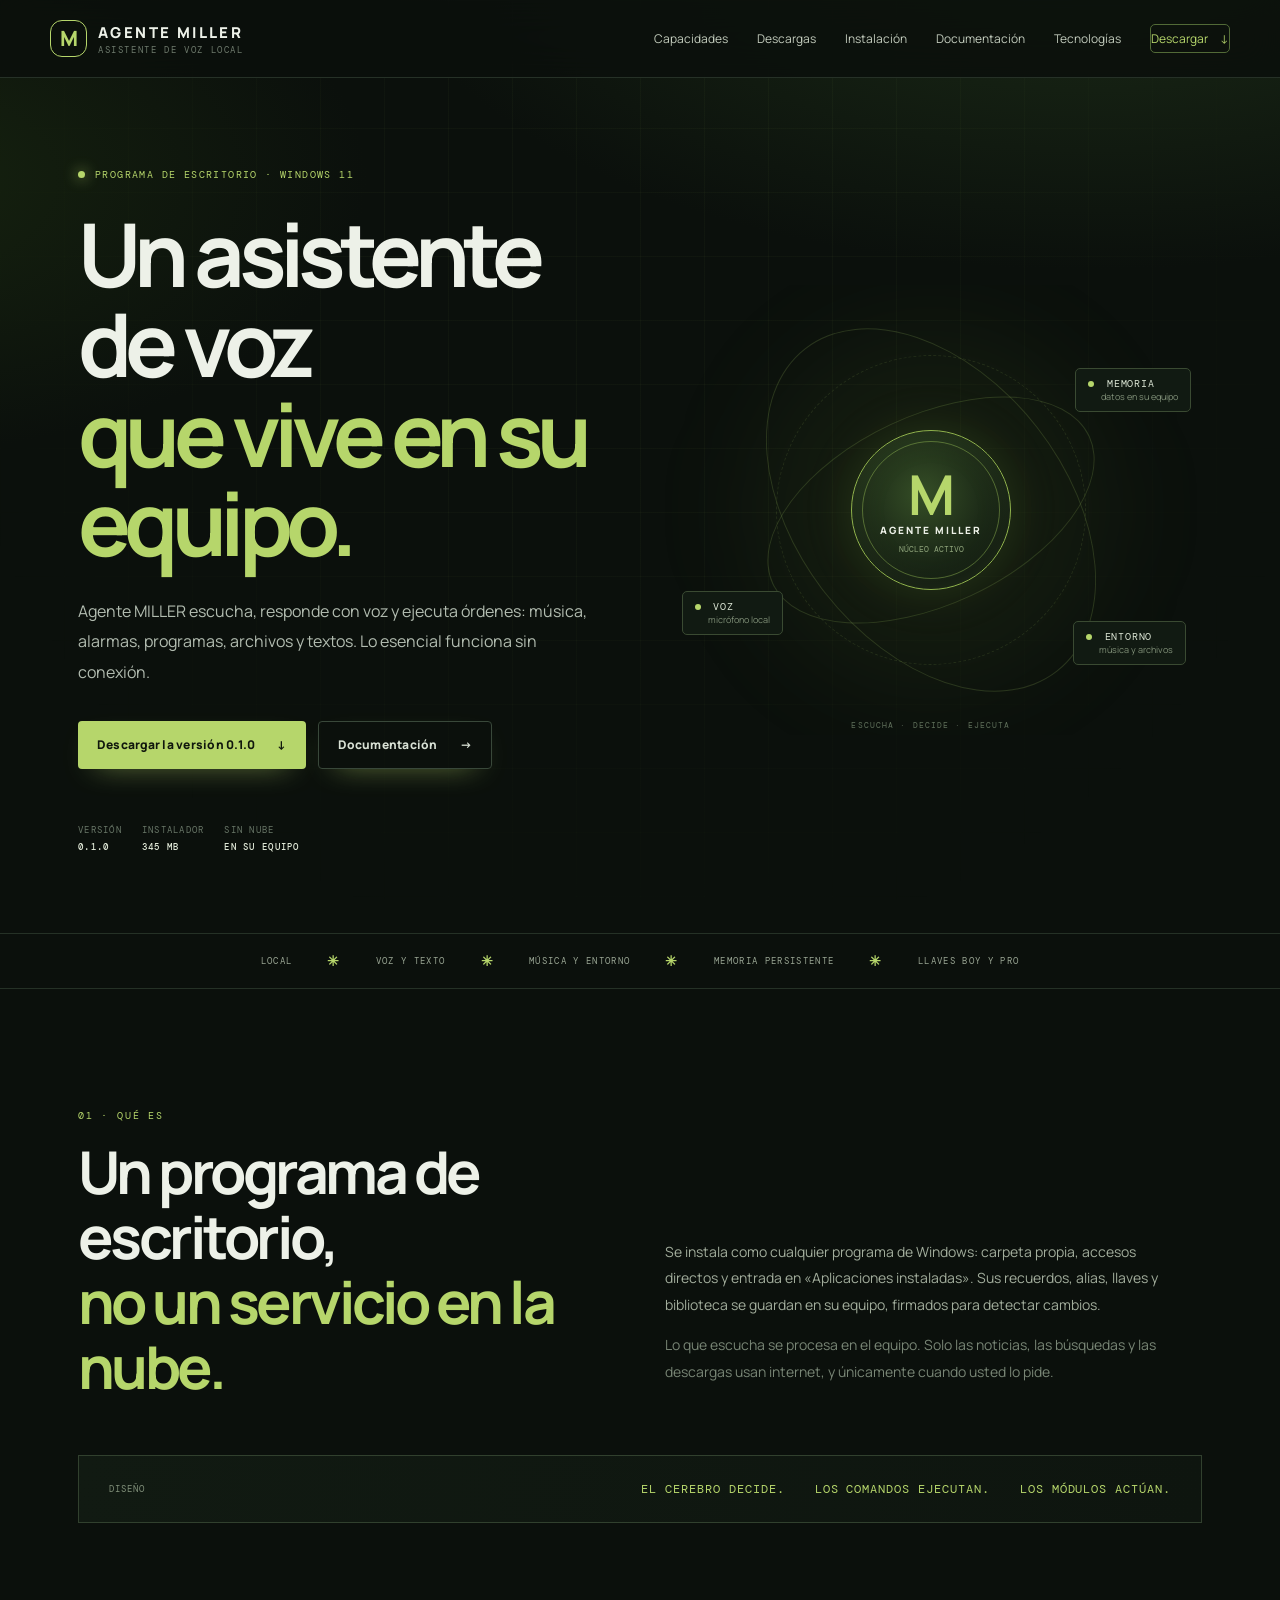
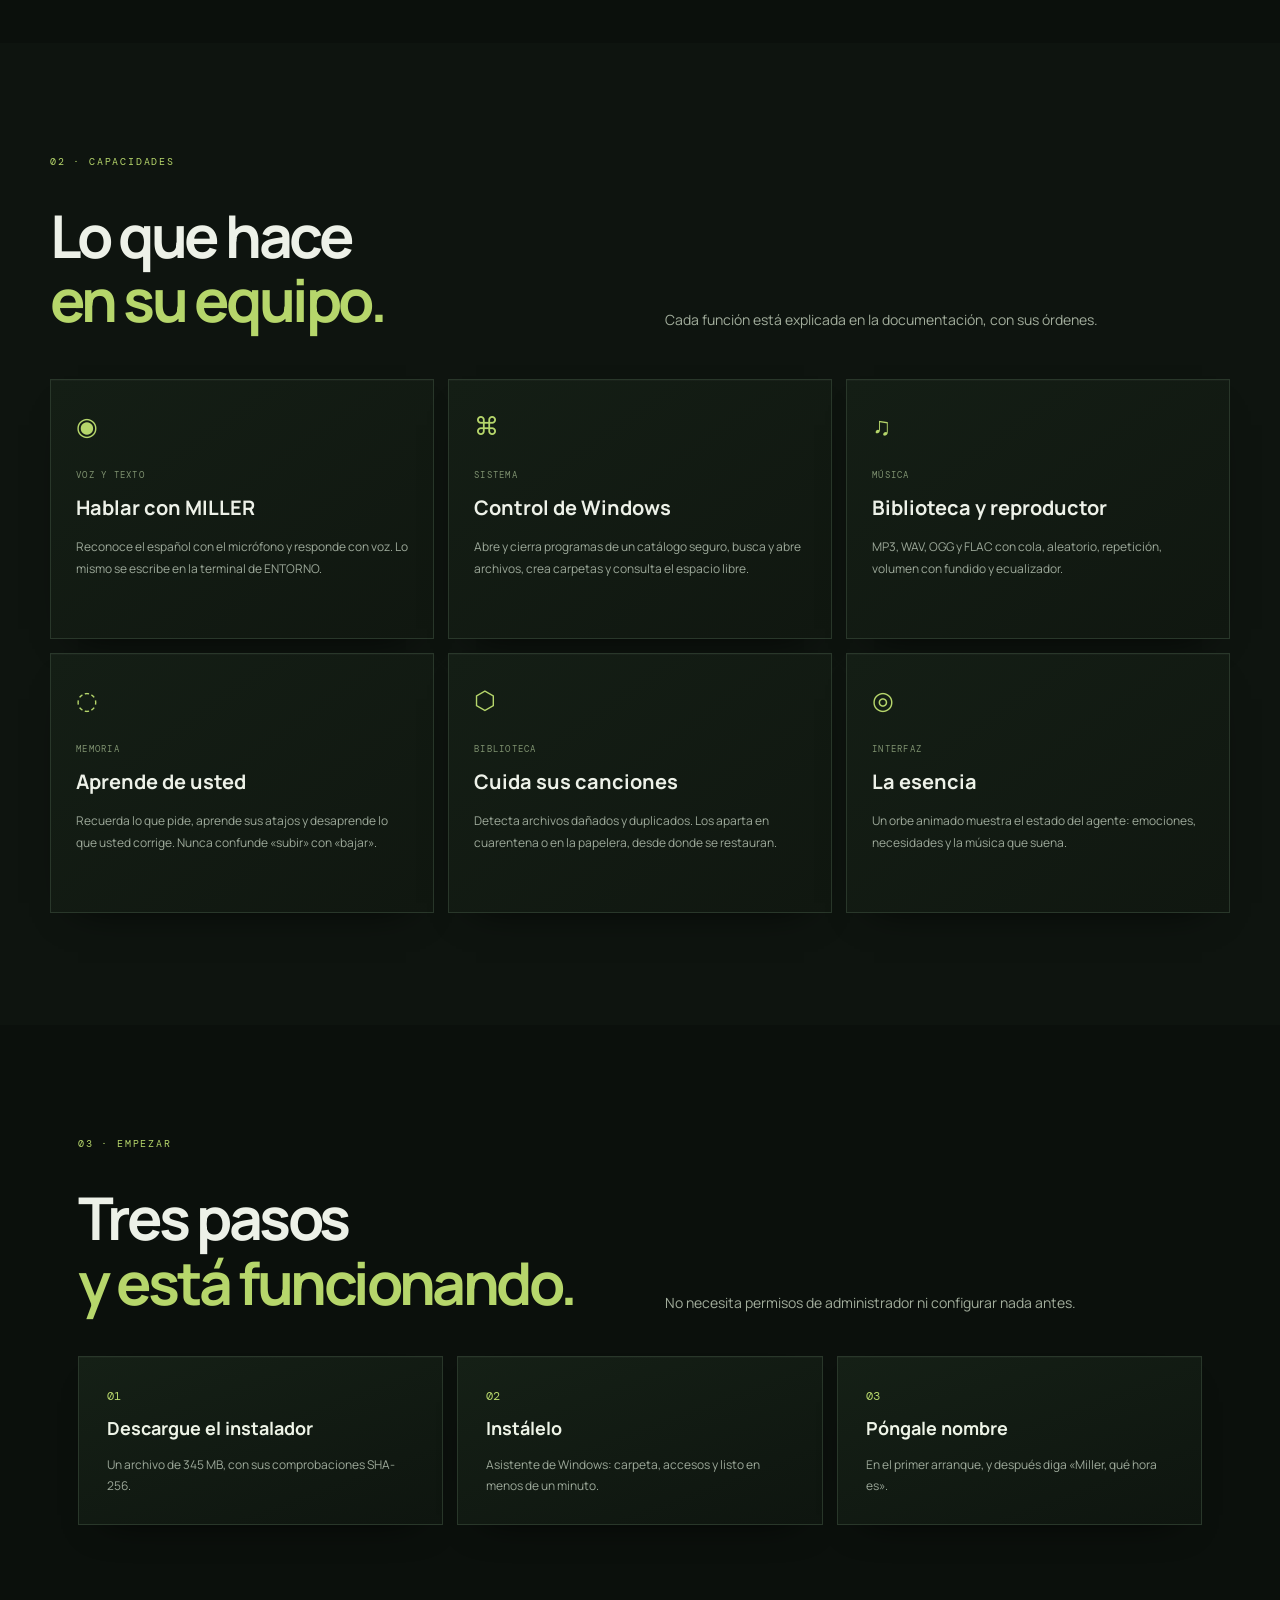
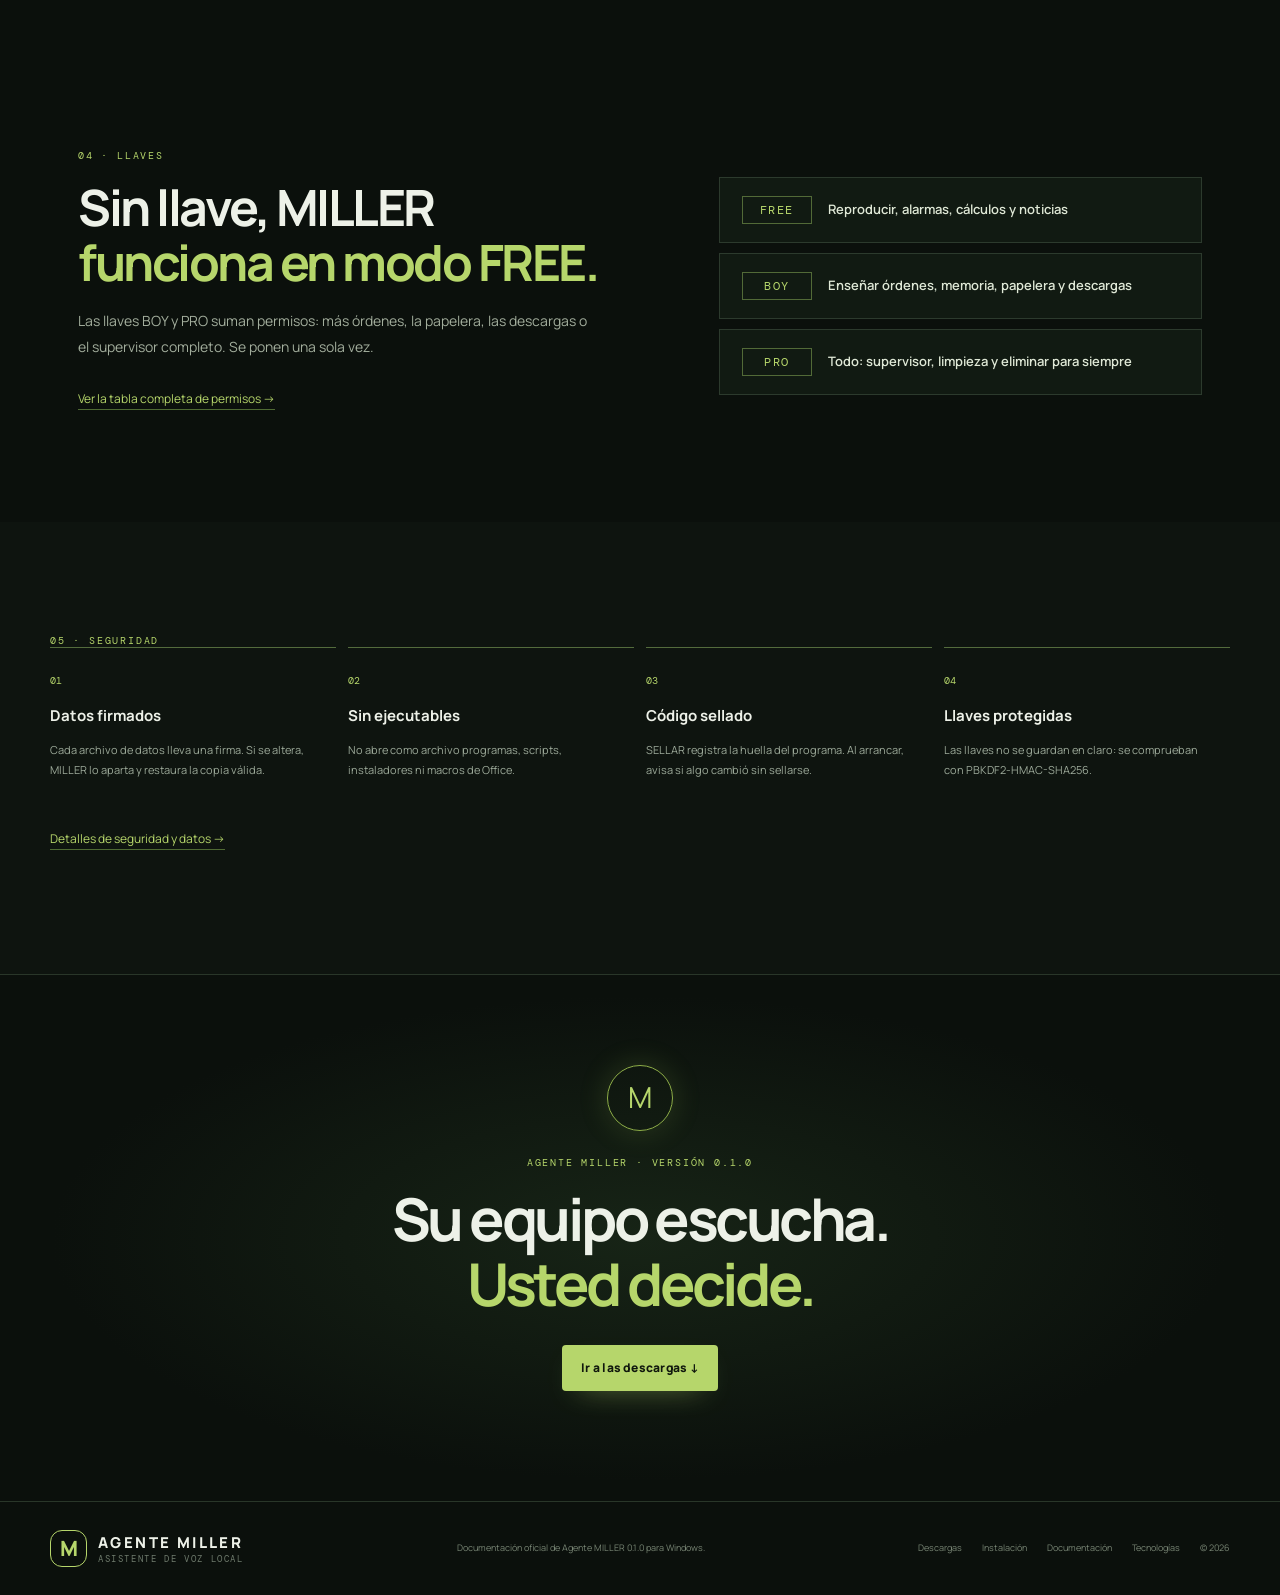
<file: index.html>
<!doctype html>
<html lang="es">
<head>
  <meta charset="utf-8">
  <meta name="viewport" content="width=device-width, initial-scale=1">
  <meta name="theme-color" content="#0b100c">
  <meta name="description" content="Agente MILLER 0.1.0: asistente de voz local para Windows. Descargas, instalación y documentación oficial.">
  <title>Agente MILLER · Asistente de voz local</title>
  <link rel="icon" href="assets/favicon.svg" type="image/svg+xml">
  <link rel="preconnect" href="https://fonts.googleapis.com">
  <link rel="preconnect" href="https://fonts.gstatic.com" crossorigin>
  <link href="https://fonts.googleapis.com/css2?family=DM+Mono:wght@400;500&family=Manrope:wght@400;500;600;700;800&display=swap" rel="stylesheet">
  <link rel="stylesheet" href="styles.css">
</head>
<body>
<header class="topbar">
  <a class="brand" href="index.html" aria-label="Agente MILLER, inicio"><span class="brand-mark">M</span><span>AGENTE MILLER<span class="brand-sub">ASISTENTE DE VOZ LOCAL</span></span></a>
  <button class="menu-toggle" aria-label="Abrir menú" aria-expanded="false">☰</button>
  <nav class="nav">
    <a href="index.html#capacidades">Capacidades</a>
    <a href="descargas.html">Descargas</a>
    <a href="instalacion.html">Instalación</a>
    <a href="documentacion.html">Documentación</a>
    <a href="tecnologias.html">Tecnologías</a>
    <a class="nav-cta" href="descargas.html">Descargar <span>↓</span></a>
  </nav>
</header>

<main>
<section class="hero section" id="inicio">
  <div class="hero-copy">
    <div class="eyebrow"><span class="pulse"></span> PROGRAMA DE ESCRITORIO · WINDOWS 11</div>
    <h1>Un asistente de voz<br><em>que vive en su equipo.</em></h1>
    <p class="hero-lead">Agente MILLER escucha, responde con voz y ejecuta órdenes: música, alarmas, programas, archivos y textos. Lo esencial funciona sin conexión.</p>
    <div class="hero-actions"><a class="btn btn-primary" href="descargas.html">Descargar la versión 0.1.0 <span>↓</span></a><a class="btn btn-ghost" href="documentacion.html">Documentación <span>→</span></a></div>
    <div class="hero-meta"><span>VERSIÓN <b>0.1.0</b></span><span>INSTALADOR <b>345 MB</b></span><span>SIN NUBE <b>EN SU EQUIPO</b></span></div>
  </div>
  <div class="hero-visual" aria-hidden="true">
    <div class="orbit orbit-a"></div><div class="orbit orbit-b"></div><div class="orbit orbit-c"></div>
    <div class="node node-one"><i></i> VOZ <small>micrófono local</small></div>
    <div class="node node-two"><i></i> MEMORIA <small>datos en su equipo</small></div>
    <div class="node node-three"><i></i> ENTORNO <small>música y archivos</small></div>
    <div class="core"><div class="core-ring"></div><strong>M</strong><span>AGENTE MILLER</span><small>NÚCLEO ACTIVO</small></div>
    <div class="visual-caption">ESCUCHA · DECIDE · EJECUTA</div>
  </div>
</section>

<div class="ticker"><span>LOCAL</span><b>✳</b><span>VOZ Y TEXTO</span><b>✳</b><span>MÚSICA Y ENTORNO</span><b>✳</b><span>MEMORIA PERSISTENTE</span><b>✳</b><span>LLAVES BOY Y PRO</span></div>

<section class="section intro" id="que-es">
  <div class="section-kicker">01 · QUÉ ES</div>
  <div class="intro-grid">
    <h2>Un programa de escritorio,<br><em>no un servicio en la nube.</em></h2>
    <div>
      <p>Se instala como cualquier programa de Windows: carpeta propia, accesos directos y entrada en «Aplicaciones instaladas». Sus recuerdos, alias, llaves y biblioteca se guardan en su equipo, firmados para detectar cambios.</p>
      <p class="muted">Lo que escucha se procesa en el equipo. Solo las noticias, las búsquedas y las descargas usan internet, y únicamente cuando usted lo pide.</p>
    </div>
  </div>
  <div class="principle"><span>DISEÑO</span><strong>EL CEREBRO DECIDE.</strong><strong>LOS COMANDOS EJECUTAN.</strong><strong>LOS MÓDULOS ACTÚAN.</strong></div>
</section>

<section class="section feature-section" id="capacidades">
  <div class="section-kicker">02 · CAPACIDADES</div>
  <div class="section-heading"><h2>Lo que hace<br><em>en su equipo.</em></h2><p>Cada función está explicada en la documentación, con sus órdenes.</p></div>
  <div class="feature-grid">
    <article class="feature-card"><div class="feature-icon">◉</div><span class="card-index">VOZ Y TEXTO</span><h3>Hablar con MILLER</h3><p>Reconoce el español con el micrófono y responde con voz. Lo mismo se escribe en la terminal de ENTORNO.</p></article>
    <article class="feature-card"><div class="feature-icon">⌘</div><span class="card-index">SISTEMA</span><h3>Control de Windows</h3><p>Abre y cierra programas de un catálogo seguro, busca y abre archivos, crea carpetas y consulta el espacio libre.</p></article>
    <article class="feature-card"><div class="feature-icon">♫</div><span class="card-index">MÚSICA</span><h3>Biblioteca y reproductor</h3><p>MP3, WAV, OGG y FLAC con cola, aleatorio, repetición, volumen con fundido y ecualizador.</p></article>
    <article class="feature-card"><div class="feature-icon">◌</div><span class="card-index">MEMORIA</span><h3>Aprende de usted</h3><p>Recuerda lo que pide, aprende sus atajos y desaprende lo que usted corrige. Nunca confunde «subir» con «bajar».</p></article>
    <article class="feature-card"><div class="feature-icon">⬡</div><span class="card-index">BIBLIOTECA</span><h3>Cuida sus canciones</h3><p>Detecta archivos dañados y duplicados. Los aparta en cuarentena o en la papelera, desde donde se restauran.</p></article>
    <article class="feature-card"><div class="feature-icon">◎</div><span class="card-index">INTERFAZ</span><h3>La esencia</h3><p>Un orbe animado muestra el estado del agente: emociones, necesidades y la música que suena.</p></article>
  </div>
</section>

<section class="section pasos-inicio" id="empezar">
  <div class="section-kicker">03 · EMPEZAR</div>
  <div class="section-heading"><h2>Tres pasos<br><em>y está funcionando.</em></h2><p>No necesita permisos de administrador ni configurar nada antes.</p></div>
  <div class="tres-pasos">
    <a class="paso-card" href="descargas.html"><span class="step-num">01</span><b>Descargue el instalador</b><small>Un archivo de 345 MB, con sus comprobaciones SHA-256.</small></a>
    <a class="paso-card" href="instalacion.html#instalador"><span class="step-num">02</span><b>Instálelo</b><small>Asistente de Windows: carpeta, accesos y listo en menos de un minuto.</small></a>
    <a class="paso-card" href="instalacion.html#primer-arranque"><span class="step-num">03</span><b>Póngale nombre</b><small>En el primer arranque, y después diga «Miller, qué hora es».</small></a>
  </div>
</section>

<section class="section llaves-inicio" id="llaves">
  <div class="section-kicker">04 · LLAVES</div>
  <div class="llaves-grid">
    <div><h2>Sin llave, MILLER<br><em>funciona en modo FREE.</em></h2><p>Las llaves BOY y PRO suman permisos: más órdenes, la papelera, las descargas o el supervisor completo. Se ponen una sola vez.</p><a class="text-link" href="documentacion.html#llaves">Ver la tabla completa de permisos →</a></div>
    <div class="llaves-lista">
      <div><span>FREE</span><b>Reproducir, alarmas, cálculos y noticias</b></div>
      <div><span>BOY</span><b>Enseñar órdenes, memoria, papelera y descargas</b></div>
      <div><span>PRO</span><b>Todo: supervisor, limpieza y eliminar para siempre</b></div>
    </div>
  </div>
</section>

<section class="section security-section" id="seguridad">
  <div class="section-kicker">05 · SEGURIDAD</div>
  <div class="security-grid">
    <div><span>01</span><h3>Datos firmados</h3><p>Cada archivo de datos lleva una firma. Si se altera, MILLER lo aparta y restaura la copia válida.</p></div>
    <div><span>02</span><h3>Sin ejecutables</h3><p>No abre como archivo programas, scripts, instaladores ni macros de Office.</p></div>
    <div><span>03</span><h3>Código sellado</h3><p>SELLAR registra la huella del programa. Al arrancar, avisa si algo cambió sin sellarse.</p></div>
    <div><span>04</span><h3>Llaves protegidas</h3><p>Las llaves no se guardan en claro: se comprueban con PBKDF2-HMAC-SHA256.</p></div>
  </div>
  <p class="text-link"><a href="documentacion.html#seguridad">Detalles de seguridad y datos →</a></p>
</section>

<section class="closing"><div class="closing-orb">M</div><div class="section-kicker">AGENTE MILLER · VERSIÓN 0.1.0</div><h2>Su equipo escucha.<br><em>Usted decide.</em></h2><a class="btn btn-primary" href="descargas.html">Ir a las descargas ↓</a></section>
</main>

<footer class="footer">
  <a class="brand" href="index.html"><span class="brand-mark">M</span><span>AGENTE MILLER<span class="brand-sub">ASISTENTE DE VOZ LOCAL</span></span></a>
  <p>Documentación oficial de Agente MILLER 0.1.0 para Windows.</p>
  <div><a href="descargas.html">Descargas</a><a href="instalacion.html">Instalación</a><a href="documentacion.html">Documentación</a><a href="tecnologias.html">Tecnologías</a><span>© <span id="year"></span></span></div>
</footer>
<div class="toast" id="toast" role="status" aria-live="polite">Copiado al portapapeles</div>
<script src="script.js"></script>
</body>
</html>
</file>
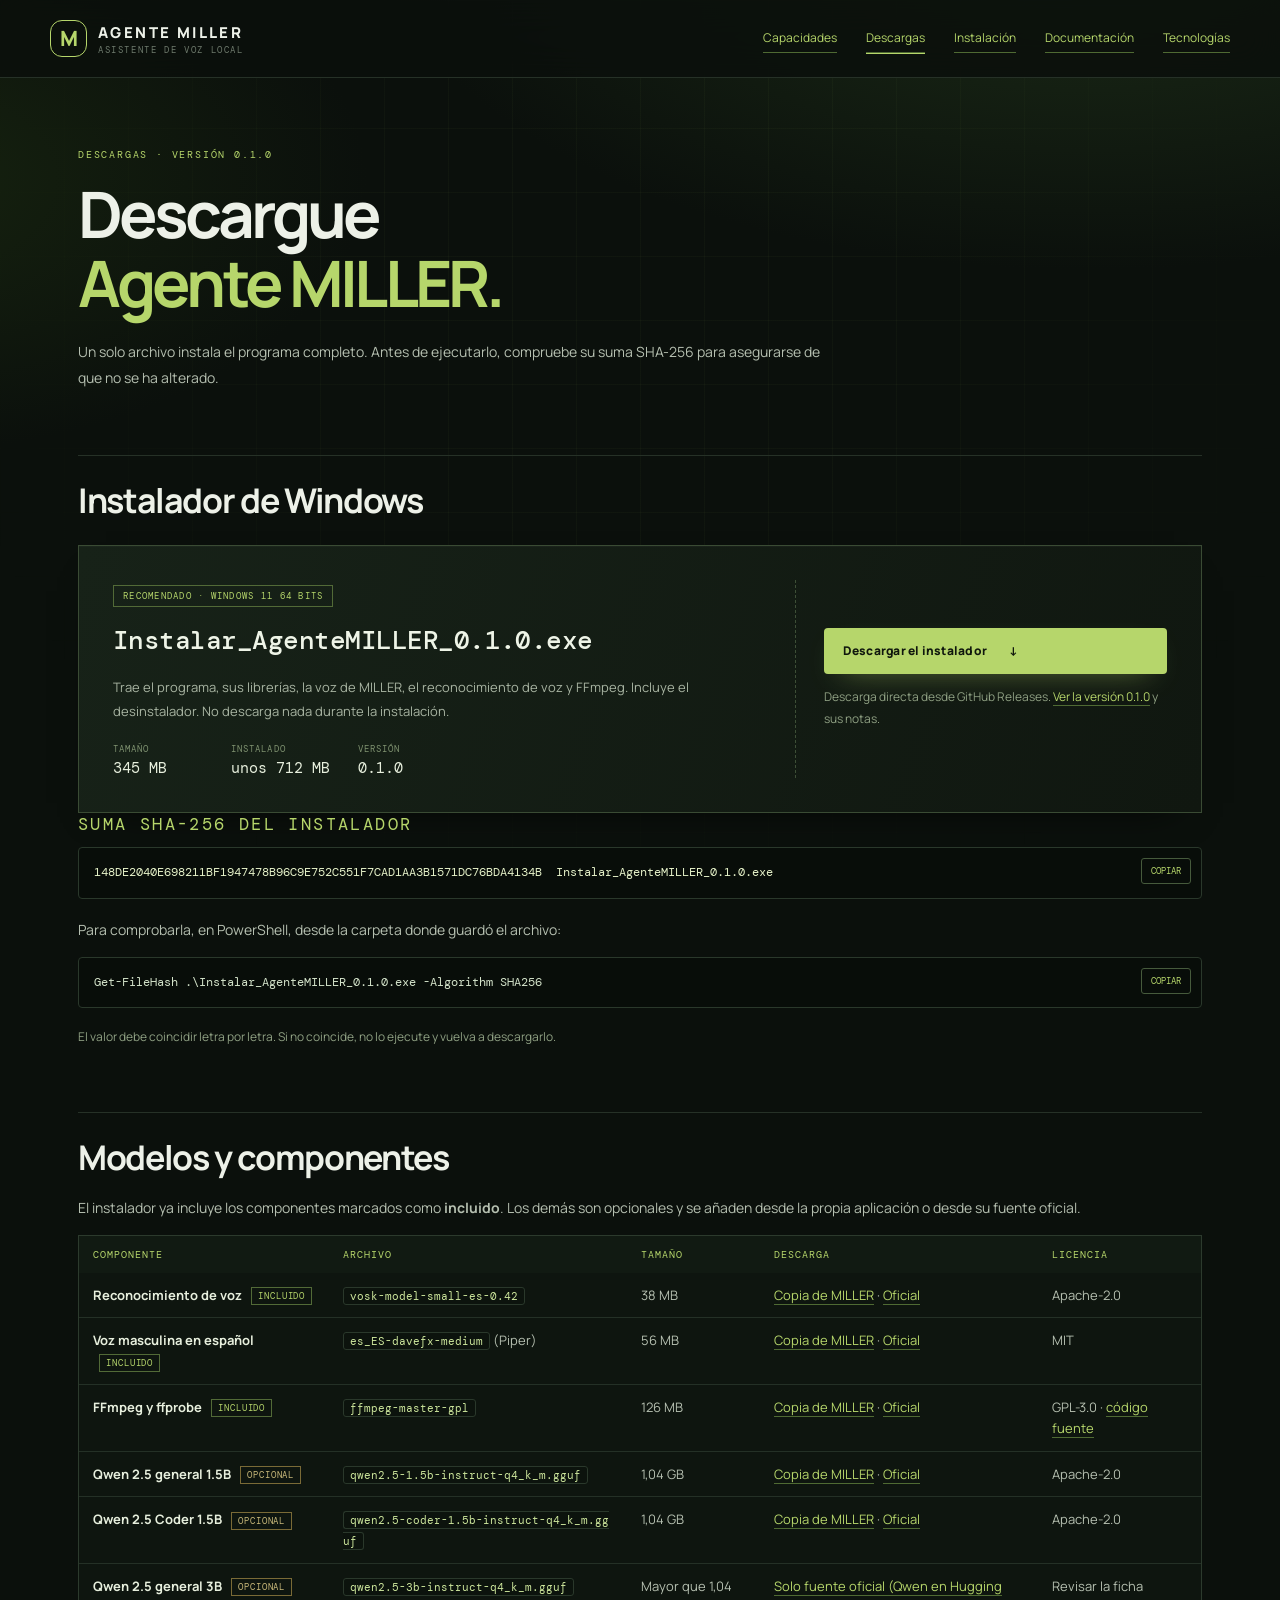
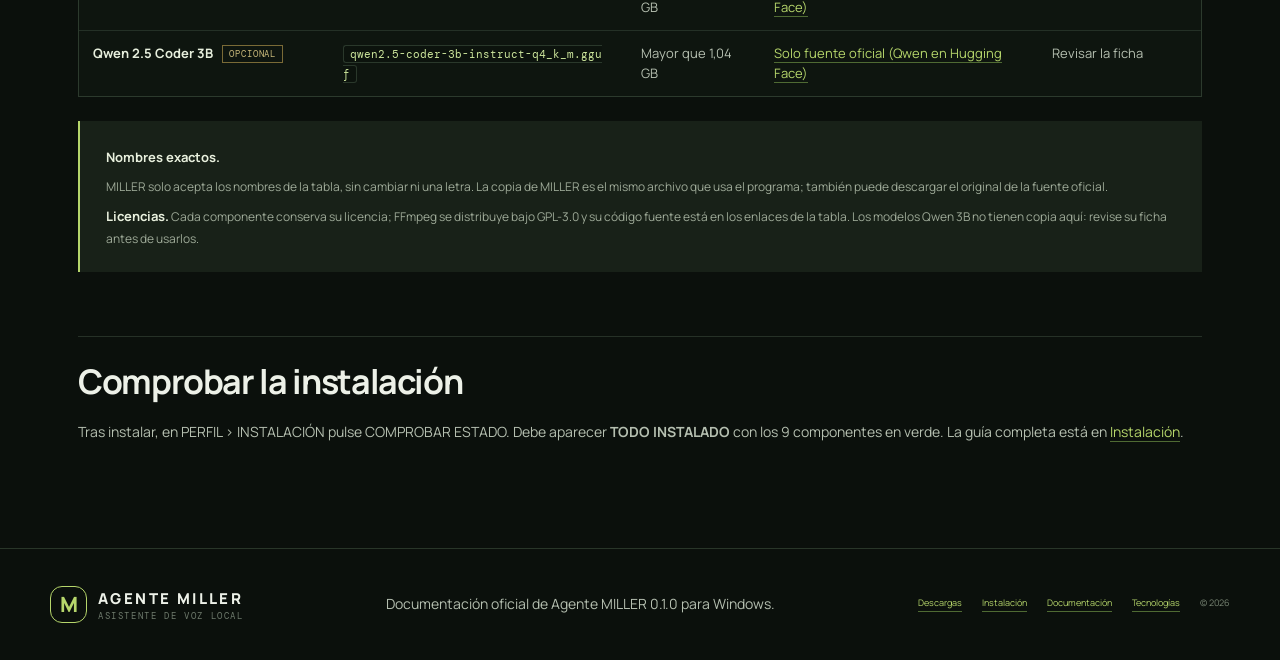
<file: descargas.html>
<!doctype html>
<html lang="es">
<head>
  <meta charset="utf-8">
  <meta name="viewport" content="width=device-width, initial-scale=1">
  <meta name="theme-color" content="#0b100c">
  <meta name="description" content="Descargas oficiales de Agente MILLER 0.1.0: instalador de Windows, sumas de comprobación y modelos con sus fuentes oficiales.">
  <title>Descargas · Agente MILLER</title>
  <link rel="icon" href="assets/favicon.svg" type="image/svg+xml">
  <link rel="preconnect" href="https://fonts.googleapis.com">
  <link rel="preconnect" href="https://fonts.gstatic.com" crossorigin>
  <link href="https://fonts.googleapis.com/css2?family=DM+Mono:wght@400;500&family=Manrope:wght@400;500;600;700;800&display=swap" rel="stylesheet">
  <link rel="stylesheet" href="styles.css">
</head>
<body class="pagina">
<header class="topbar">
  <a class="brand" href="index.html" aria-label="Agente MILLER, inicio"><span class="brand-mark">M</span><span>AGENTE MILLER<span class="brand-sub">ASISTENTE DE VOZ LOCAL</span></span></a>
  <button class="menu-toggle" aria-label="Abrir menú" aria-expanded="false">☰</button>
  <nav class="nav">
    <a href="index.html#capacidades">Capacidades</a>
    <a href="descargas.html" aria-current="page">Descargas</a>
    <a href="instalacion.html">Instalación</a>
    <a href="documentacion.html">Documentación</a>
    <a href="tecnologias.html">Tecnologías</a>
  </nav>
</header>

<main class="section pagina-contenido">
  <div class="section-kicker">DESCARGAS · VERSIÓN 0.1.0</div>
  <h1 class="titulo-pagina">Descargue<br><em>Agente MILLER.</em></h1>
  <p class="lead">Un solo archivo instala el programa completo. Antes de ejecutarlo, compruebe su suma SHA-256 para asegurarse de que no se ha alterado.</p>

  <h2 id="instalador">Instalador de Windows</h2>
  <div class="archivo-card">
    <div class="archivo-info">
      <span class="etiqueta-archivo">RECOMENDADO · WINDOWS 11 64 BITS</span>
      <h3>Instalar_AgenteMILLER_0.1.0.exe</h3>
      <p>Trae el programa, sus librerías, la voz de MILLER, el reconocimiento de voz y FFmpeg. Incluye el desinstalador. No descarga nada durante la instalación.</p>
      <dl class="datos-archivo">
        <div><dt>Tamaño</dt><dd>345 MB</dd></div>
        <div><dt>Instalado</dt><dd>unos 712 MB</dd></div>
        <div><dt>Versión</dt><dd>0.1.0</dd></div>
      </dl>
    </div>
    <div class="archivo-accion">
      <a class="btn btn-primary" href="https://github.com/0tizz/webagentem/releases/download/v0.1.0/Instalar_AgenteMILLER_0.1.0.exe">Descargar el instalador <span>↓</span></a>
      <p class="nota">Descarga directa desde GitHub Releases. <a href="https://github.com/0tizz/webagentem/releases/tag/v0.1.0">Ver la versión 0.1.0</a> y sus notas.</p>
    </div>
  </div>

  <h3 class="subtitulo">Suma SHA-256 del instalador</h3>
  <pre class="bloque hash"><code>148DE2040E698211BF1947478B96C9E752C551F7CAD1AA3B1571DC76BDA4134B  Instalar_AgenteMILLER_0.1.0.exe</code><button class="copy" data-copy="148DE2040E698211BF1947478B96C9E752C551F7CAD1AA3B1571DC76BDA4134B" aria-label="Copiar suma">COPIAR</button></pre>
  <p>Para comprobarla, en PowerShell, desde la carpeta donde guardó el archivo:</p>
  <pre class="bloque"><code>Get-FileHash .\Instalar_AgenteMILLER_0.1.0.exe -Algorithm SHA256</code><button class="copy" data-copy="Get-FileHash .\Instalar_AgenteMILLER_0.1.0.exe -Algorithm SHA256" aria-label="Copiar comando">COPIAR</button></pre>
  <p class="nota">El valor debe coincidir letra por letra. Si no coincide, no lo ejecute y vuelva a descargarlo.</p>

  <h2 id="modelos">Modelos y componentes</h2>
  <p>El instalador ya incluye los componentes marcados como <b>incluido</b>. Los demás son opcionales y se añaden desde la propia aplicación o desde su fuente oficial.</p>
  <div class="tabla-wrap"><table class="tabla tabla-modelos">
    <thead><tr><th>Componente</th><th>Archivo</th><th>Tamaño</th><th>Descarga</th><th>Licencia</th></tr></thead>
    <tbody>
      <tr><td><b>Reconocimiento de voz</b> <span class="chip">incluido</span></td><td><code>vosk-model-small-es-0.42</code></td><td>38 MB</td><td><a href="https://github.com/0tizz/webagentem/releases/download/modelos-0.1.0/vosk-model-small-es-0.42.zip">Copia de MILLER</a> · <a href="https://alphacephei.com/vosk/models">Oficial</a></td><td>Apache-2.0</td></tr>
      <tr><td><b>Voz masculina en español</b> <span class="chip">incluido</span></td><td><code>es_ES-davefx-medium</code> (Piper)</td><td>56 MB</td><td><a href="https://github.com/0tizz/webagentem/releases/download/modelos-0.1.0/piper-es_ES-davefx-medium.zip">Copia de MILLER</a> · <a href="https://huggingface.co/rhasspy/piper-voices">Oficial</a></td><td>MIT</td></tr>
      <tr><td><b>FFmpeg y ffprobe</b> <span class="chip">incluido</span></td><td><code>ffmpeg-master-gpl</code></td><td>126 MB</td><td><a href="https://github.com/0tizz/webagentem/releases/download/modelos-0.1.0/ffmpeg-master-gpl.zip">Copia de MILLER</a> · <a href="https://github.com/BtbN/FFmpeg-Builds">Oficial</a></td><td>GPL-3.0 · <a href="https://ffmpeg.org/download.html">código fuente</a></td></tr>
      <tr><td><b>Qwen 2.5 general 1.5B</b> <span class="chip chip-opcional">opcional</span></td><td><code>qwen2.5-1.5b-instruct-q4_k_m.gguf</code></td><td>1,04 GB</td><td><a href="https://github.com/0tizz/webagentem/releases/download/modelos-0.1.0/qwen2.5-1.5b-instruct-q4_k_m.gguf">Copia de MILLER</a> · <a href="https://huggingface.co/Qwen/Qwen2.5-1.5B-Instruct">Oficial</a></td><td>Apache-2.0</td></tr>
      <tr><td><b>Qwen 2.5 Coder 1.5B</b> <span class="chip chip-opcional">opcional</span></td><td><code>qwen2.5-coder-1.5b-instruct-q4_k_m.gguf</code></td><td>1,04 GB</td><td><a href="https://github.com/0tizz/webagentem/releases/download/modelos-0.1.0/qwen2.5-coder-1.5b-instruct-q4_k_m.gguf">Copia de MILLER</a> · <a href="https://huggingface.co/Qwen/Qwen2.5-Coder-1.5B-Instruct">Oficial</a></td><td>Apache-2.0</td></tr>
      <tr><td><b>Qwen 2.5 general 3B</b> <span class="chip chip-opcional">opcional</span></td><td><code>qwen2.5-3b-instruct-q4_k_m.gguf</code></td><td>Mayor que 1,04 GB</td><td><a href="https://huggingface.co/Qwen">Solo fuente oficial (Qwen en Hugging Face)</a></td><td>Revisar la ficha</td></tr>
      <tr><td><b>Qwen 2.5 Coder 3B</b> <span class="chip chip-opcional">opcional</span></td><td><code>qwen2.5-coder-3b-instruct-q4_k_m.gguf</code></td><td>Mayor que 1,04 GB</td><td><a href="https://huggingface.co/Qwen">Solo fuente oficial (Qwen en Hugging Face)</a></td><td>Revisar la ficha</td></tr>
    </tbody>
  </table></div>
  <div class="aviso-callout">
    <b>Nombres exactos.</b>
    <p>MILLER solo acepta los nombres de la tabla, sin cambiar ni una letra. La copia de MILLER es el mismo archivo que usa el programa; también puede descargar el original de la fuente oficial.</p>
    <p><b>Licencias.</b> Cada componente conserva su licencia; FFmpeg se distribuye bajo GPL-3.0 y su código fuente está en los enlaces de la tabla. Los modelos Qwen 3B no tienen copia aquí: revise su ficha antes de usarlos.</p>
  </div>

  <h2 id="comprobar">Comprobar la instalación</h2>
  <p>Tras instalar, en PERFIL › INSTALACIÓN pulse COMPROBAR ESTADO. Debe aparecer <b>TODO INSTALADO</b> con los 9 componentes en verde. La guía completa está en <a href="instalacion.html">Instalación</a>.</p>
</main>

<footer class="footer">
  <a class="brand" href="index.html"><span class="brand-mark">M</span><span>AGENTE MILLER<span class="brand-sub">ASISTENTE DE VOZ LOCAL</span></span></a>
  <p>Documentación oficial de Agente MILLER 0.1.0 para Windows.</p>
  <div><a href="descargas.html">Descargas</a><a href="instalacion.html">Instalación</a><a href="documentacion.html">Documentación</a><a href="tecnologias.html">Tecnologías</a><span>© <span id="year"></span></span></div>
</footer>
<div class="toast" id="toast" role="status" aria-live="polite">Copiado al portapapeles</div>
<script src="script.js"></script>
</body>
</html>
</file>
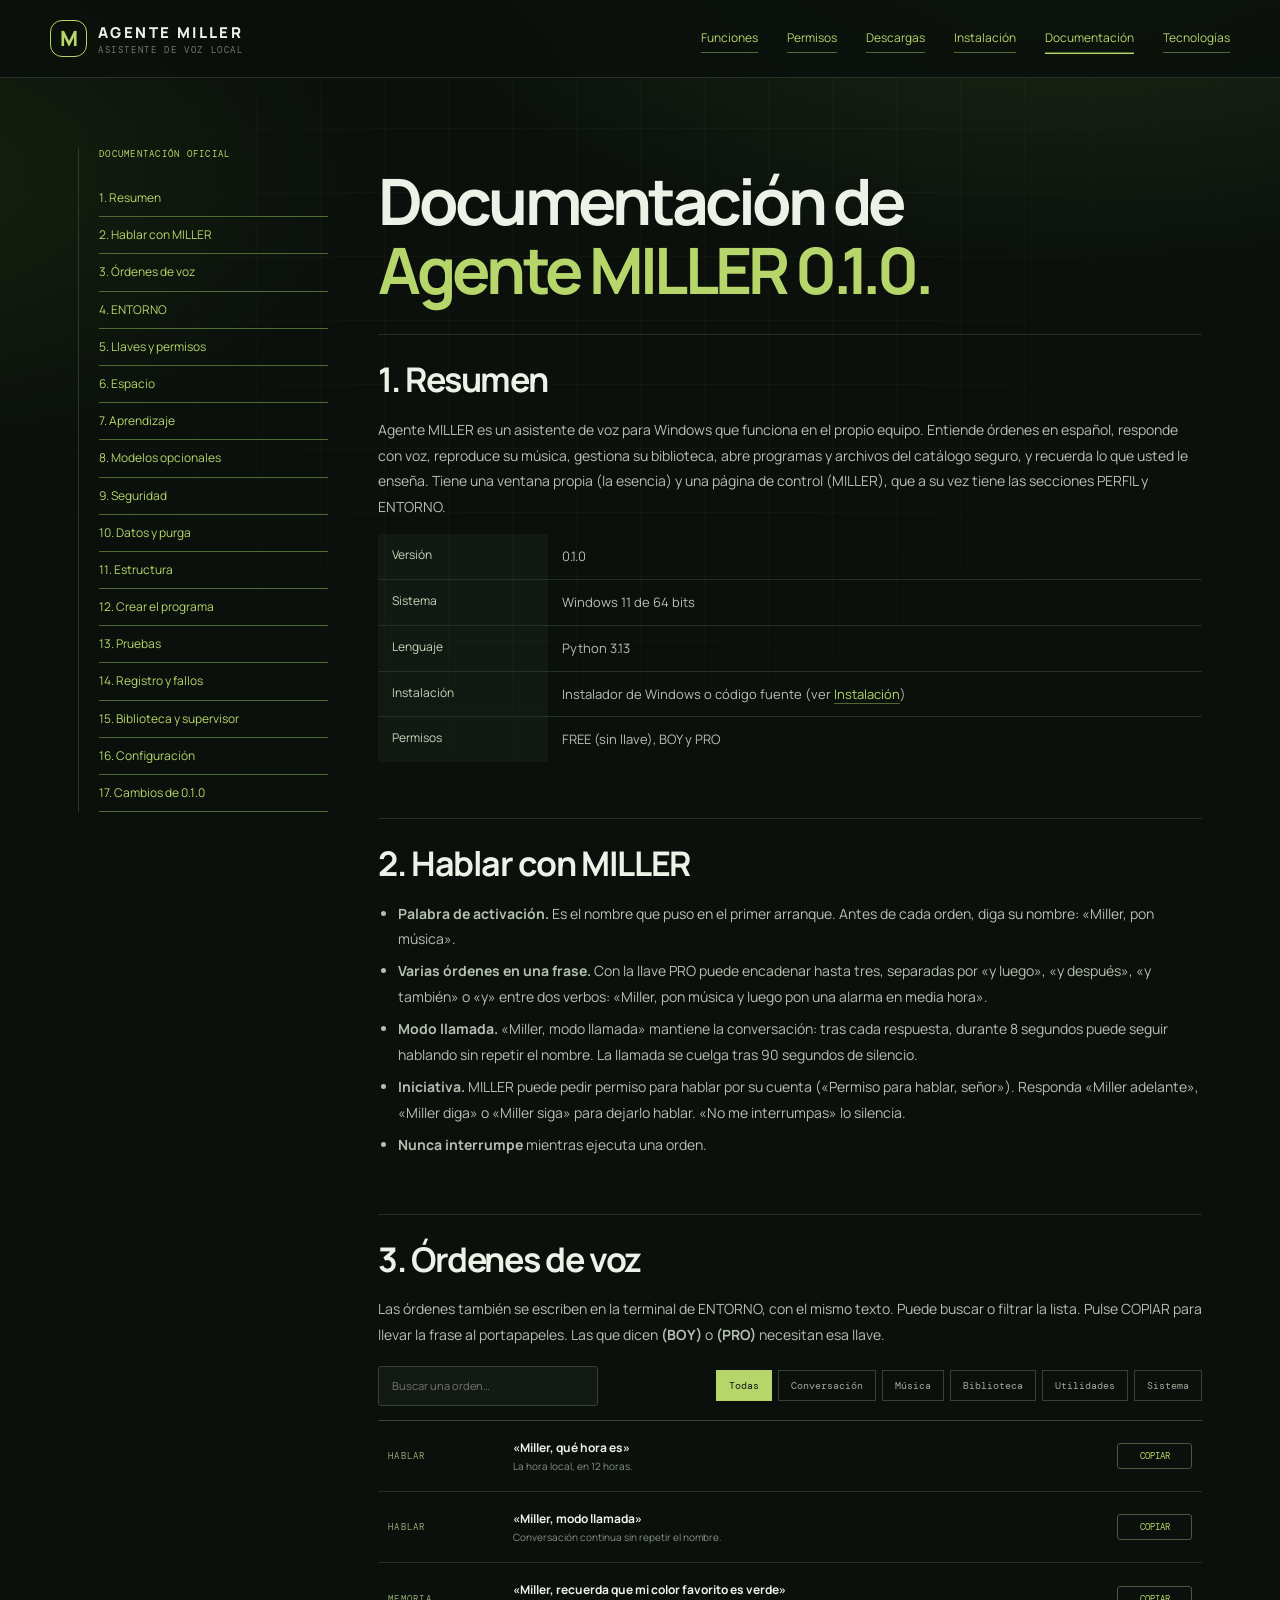
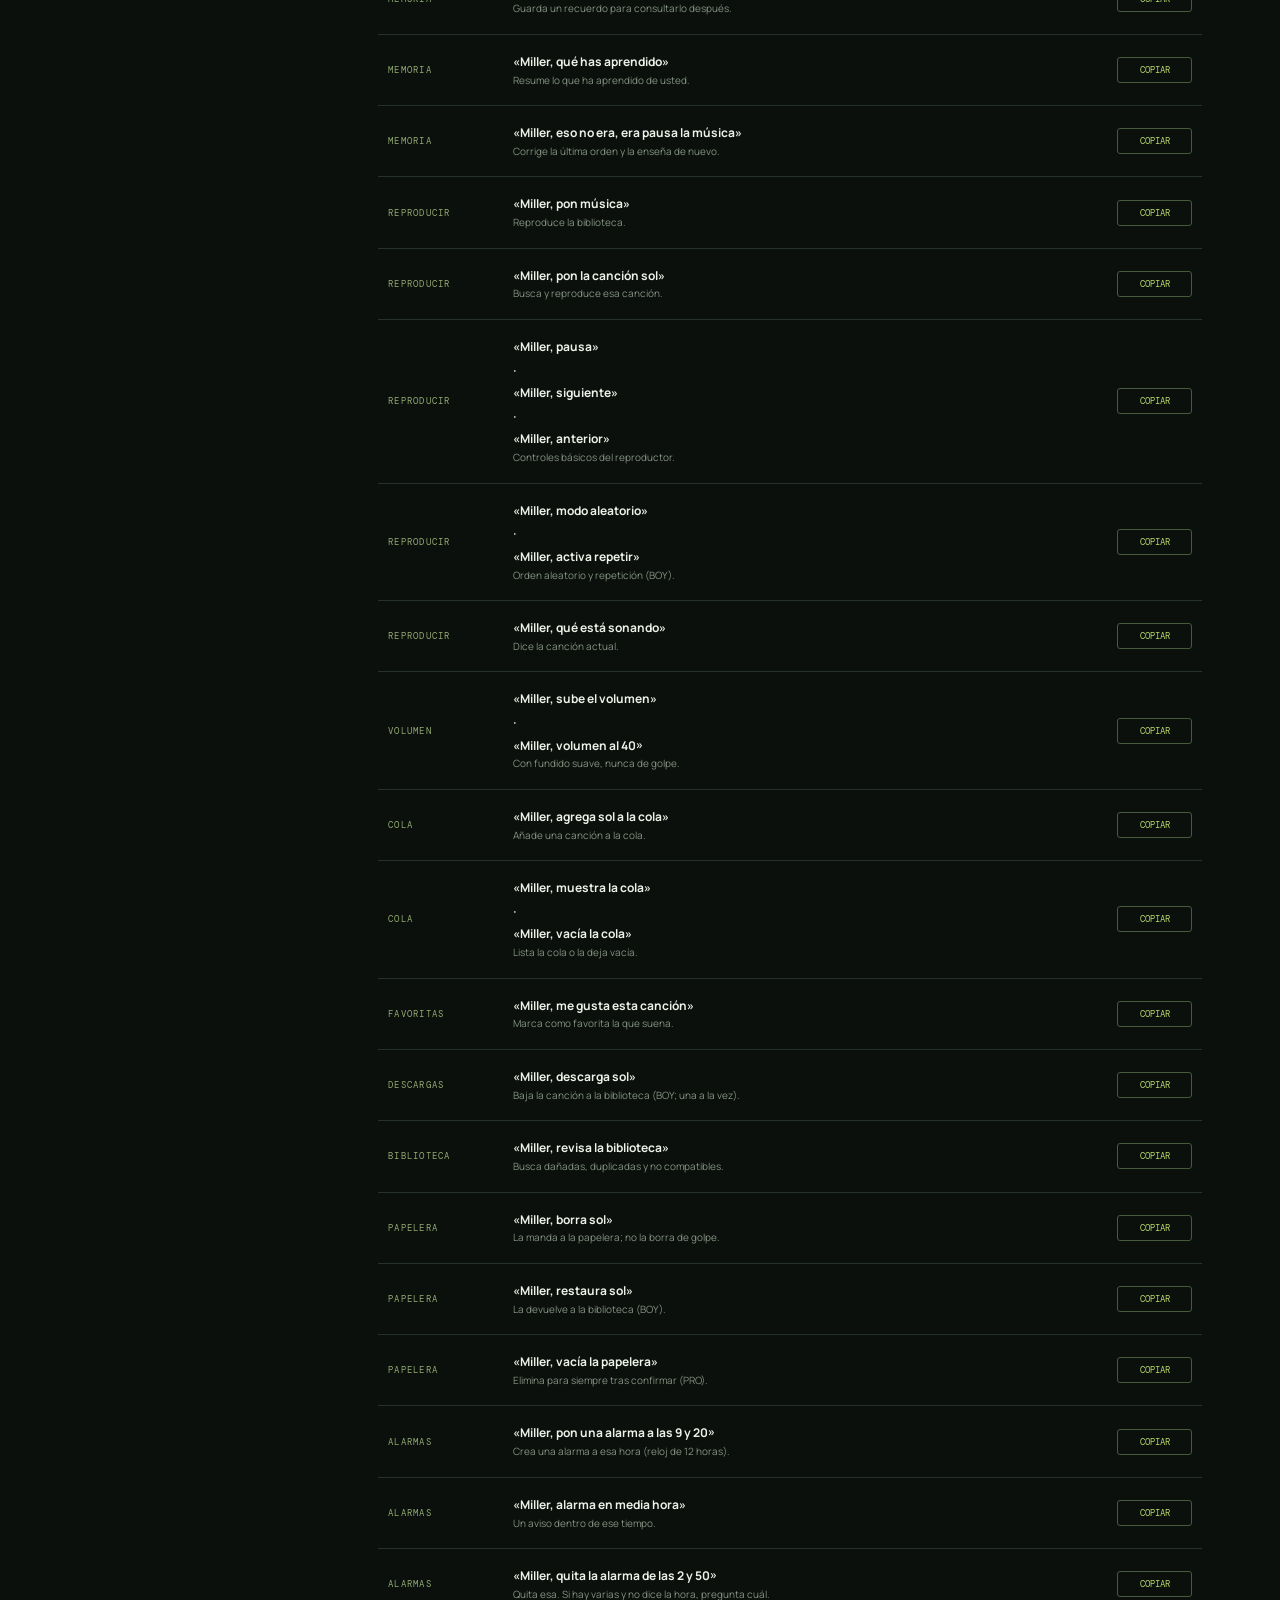
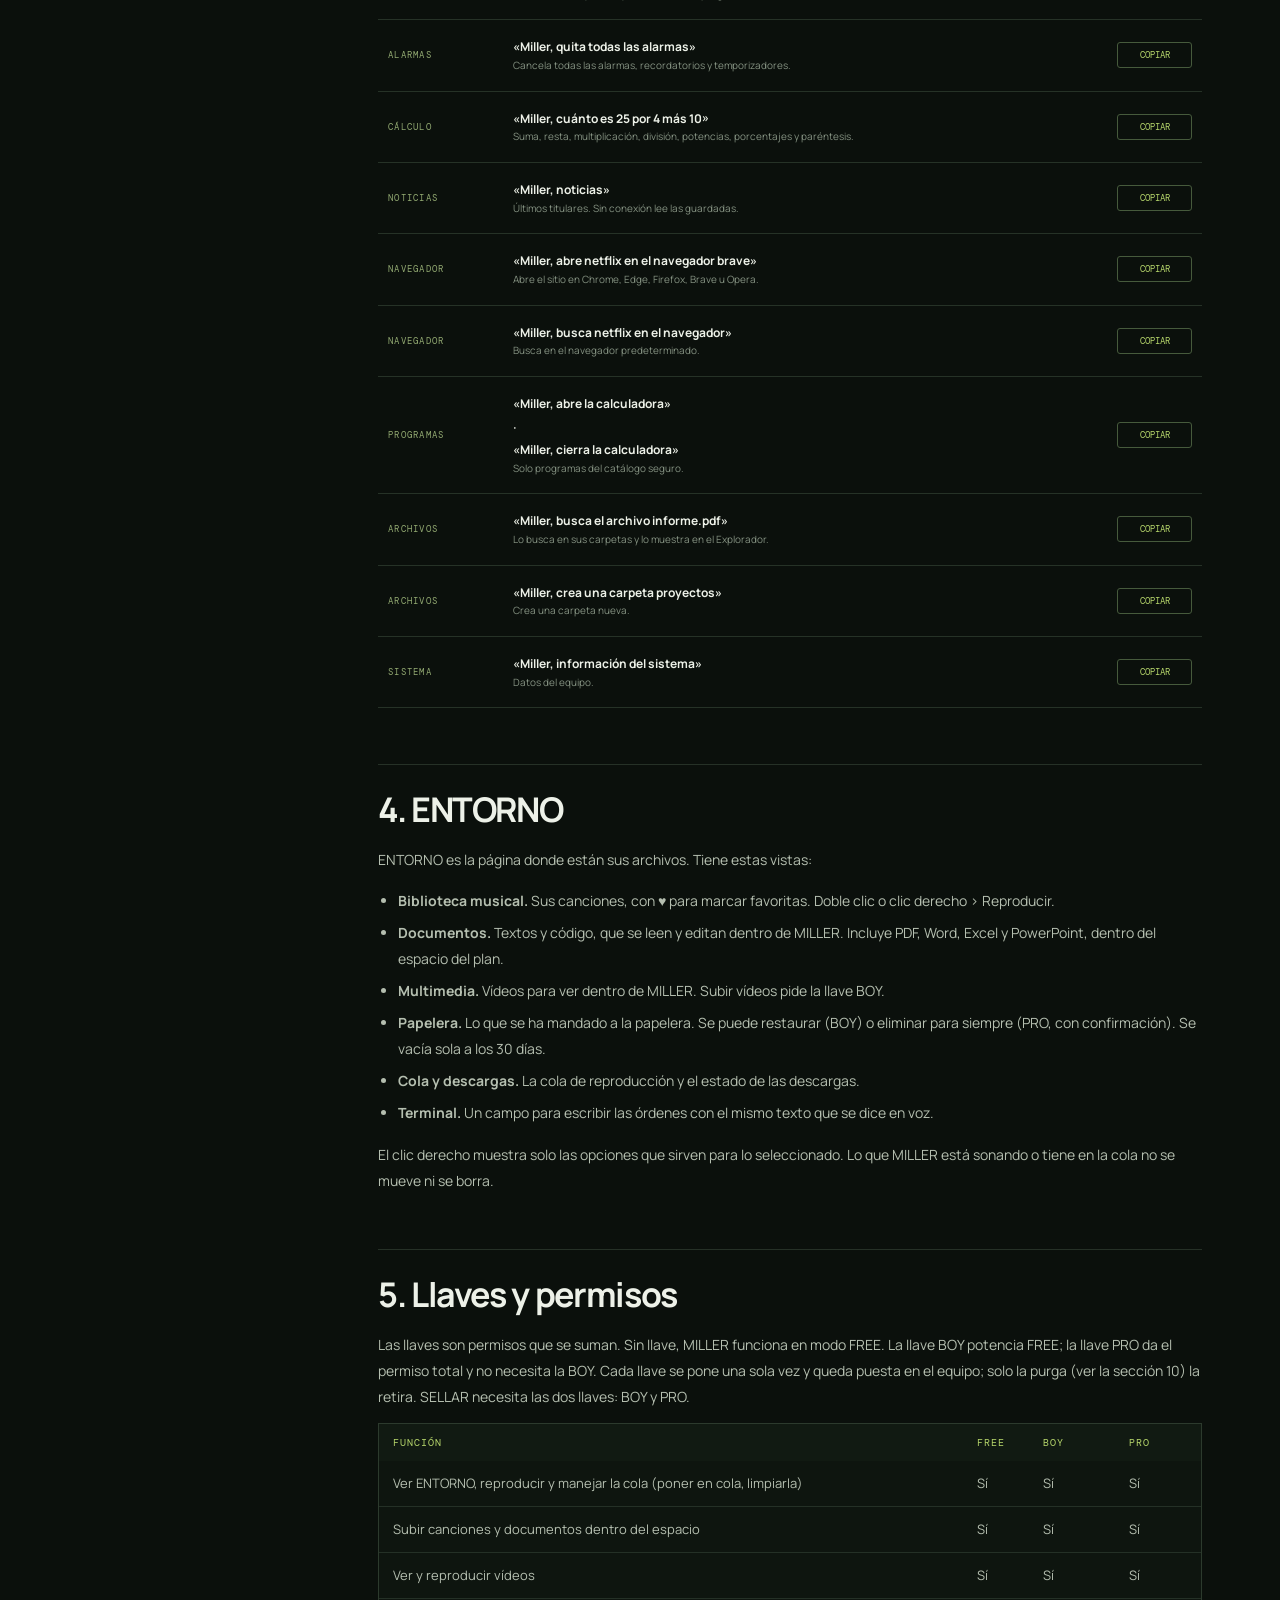
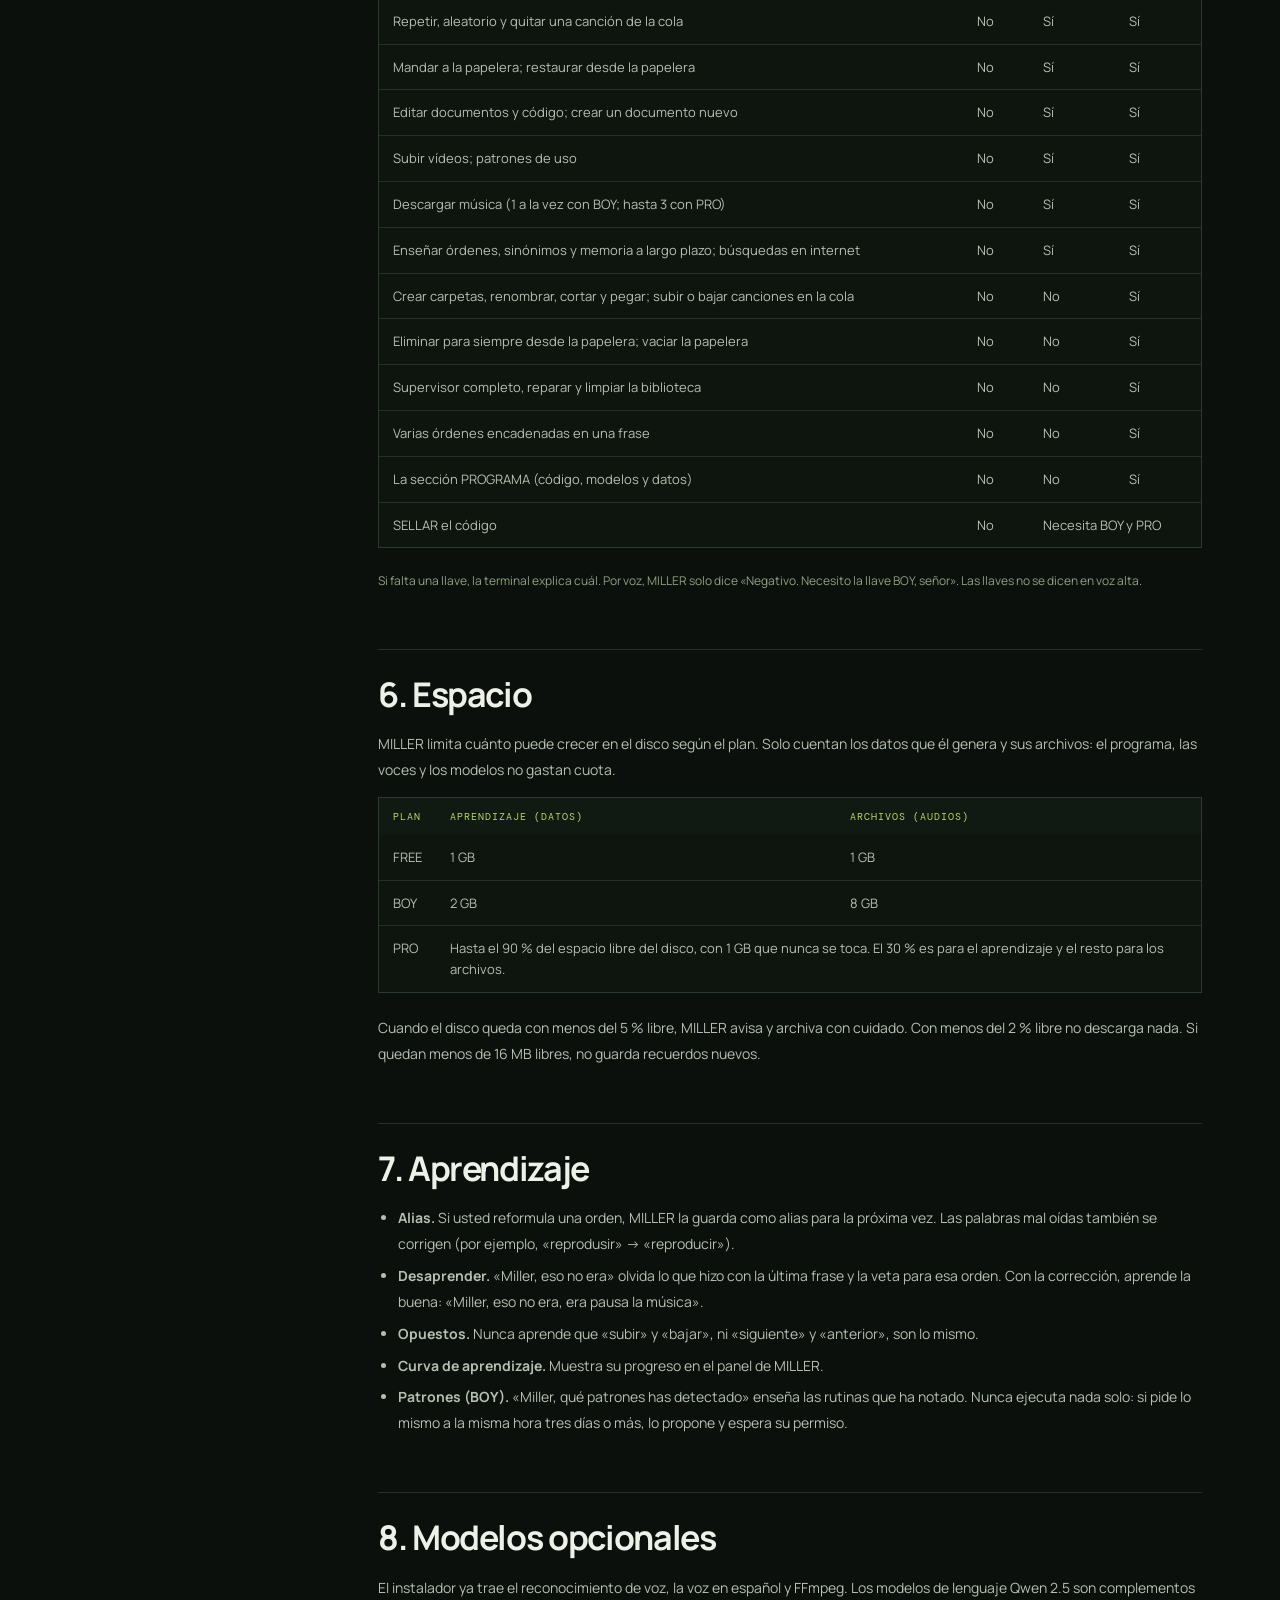
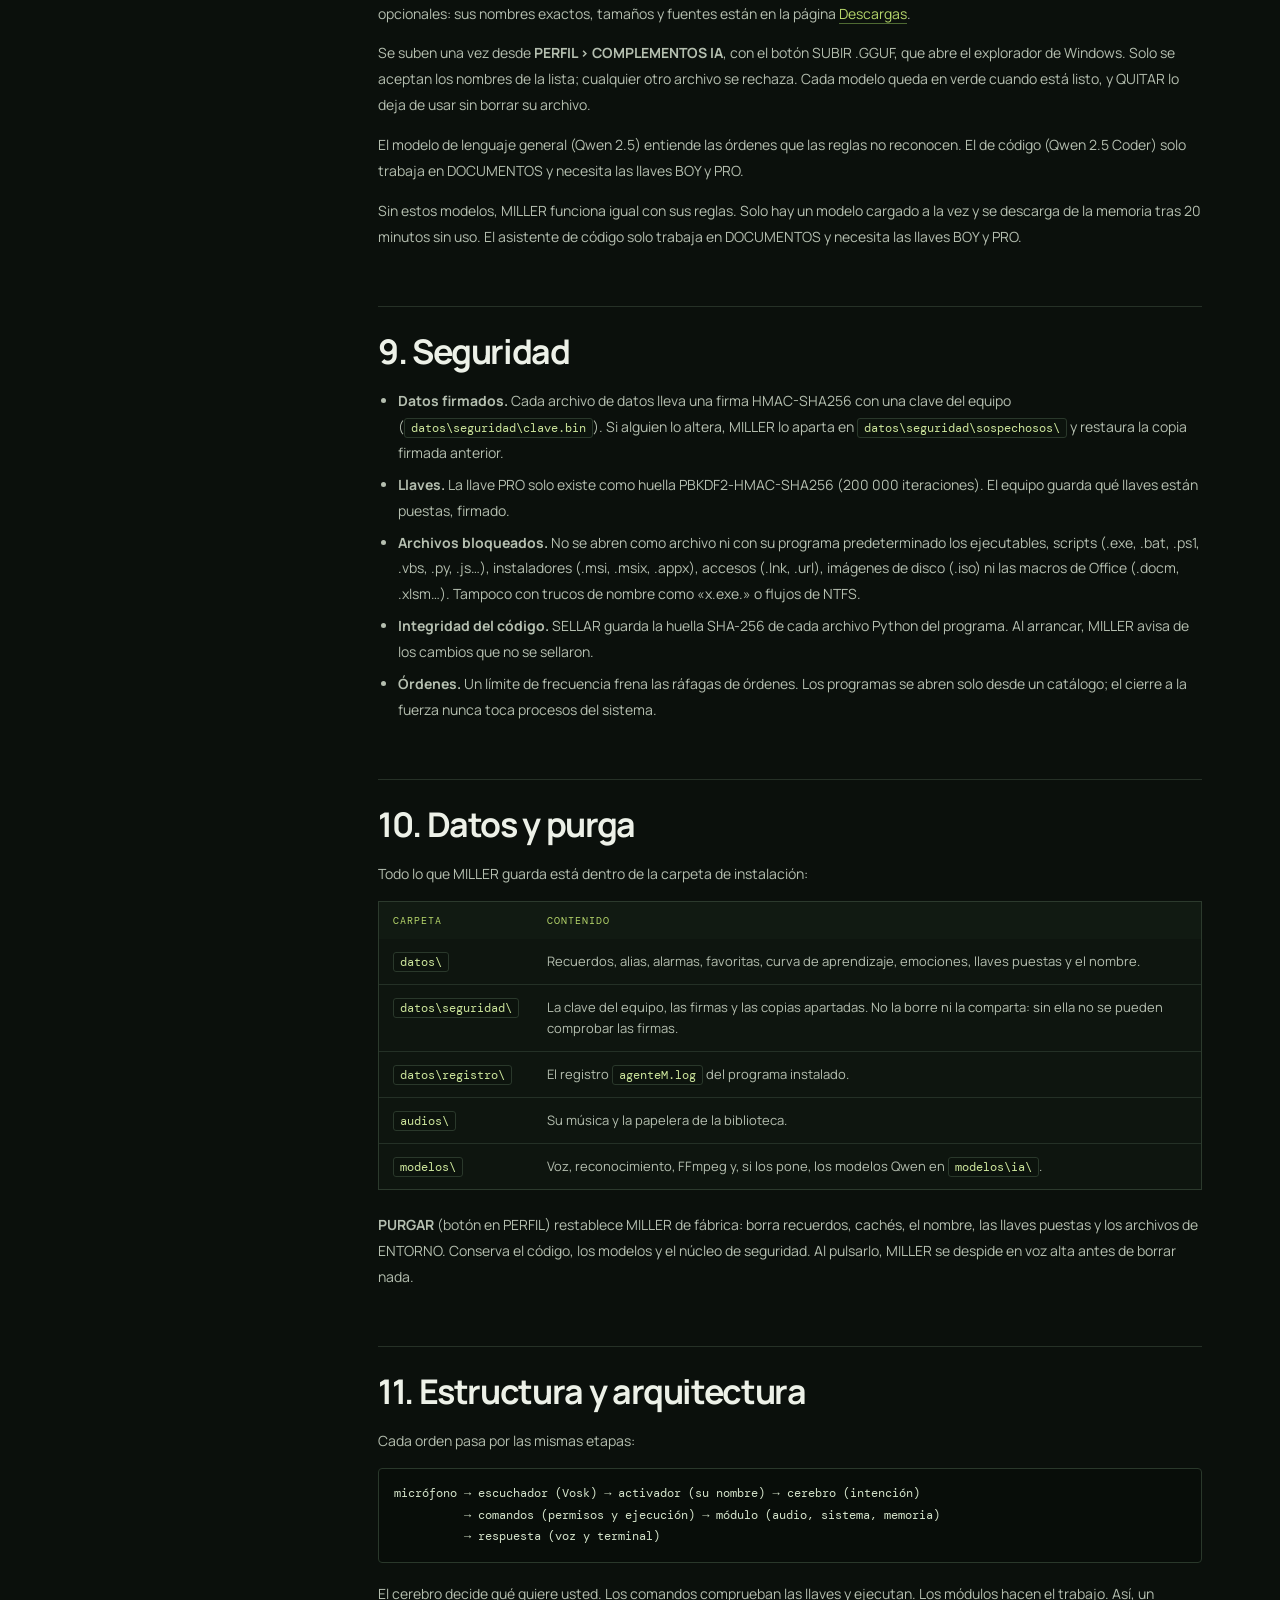
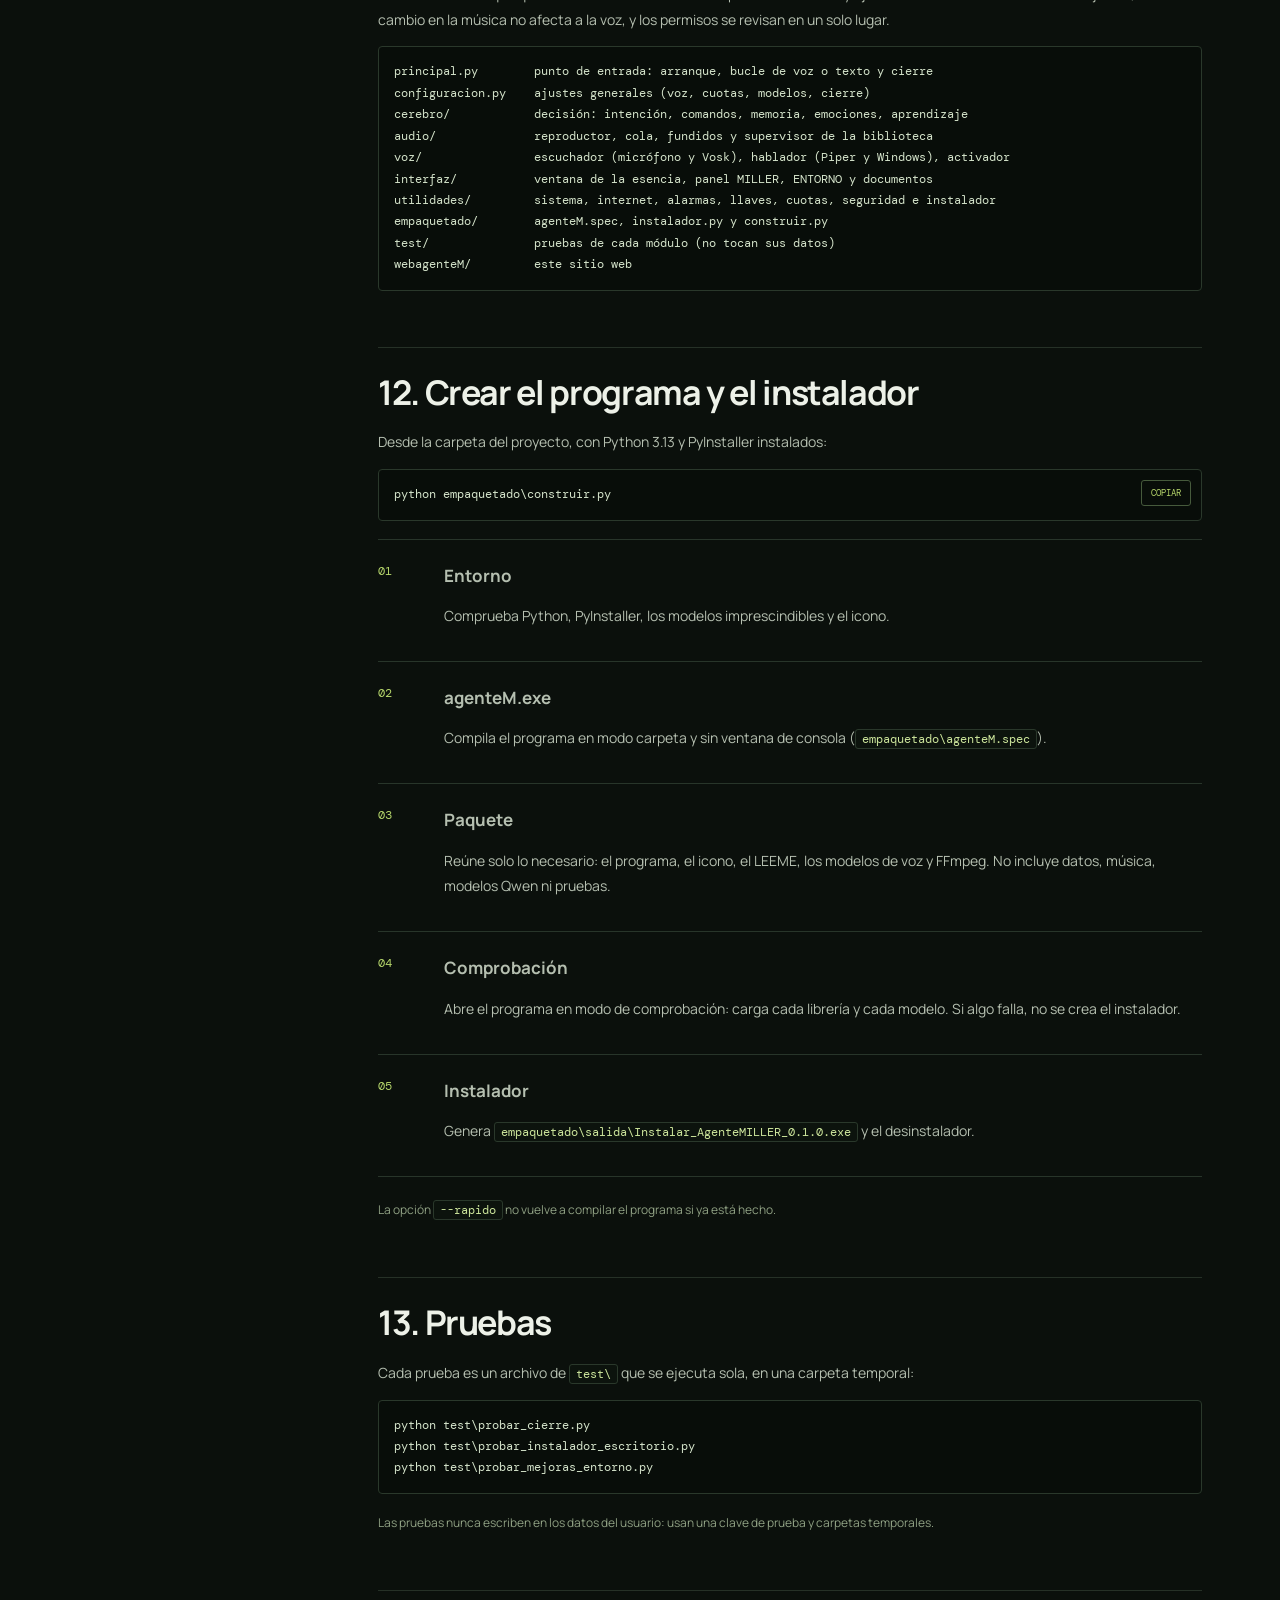
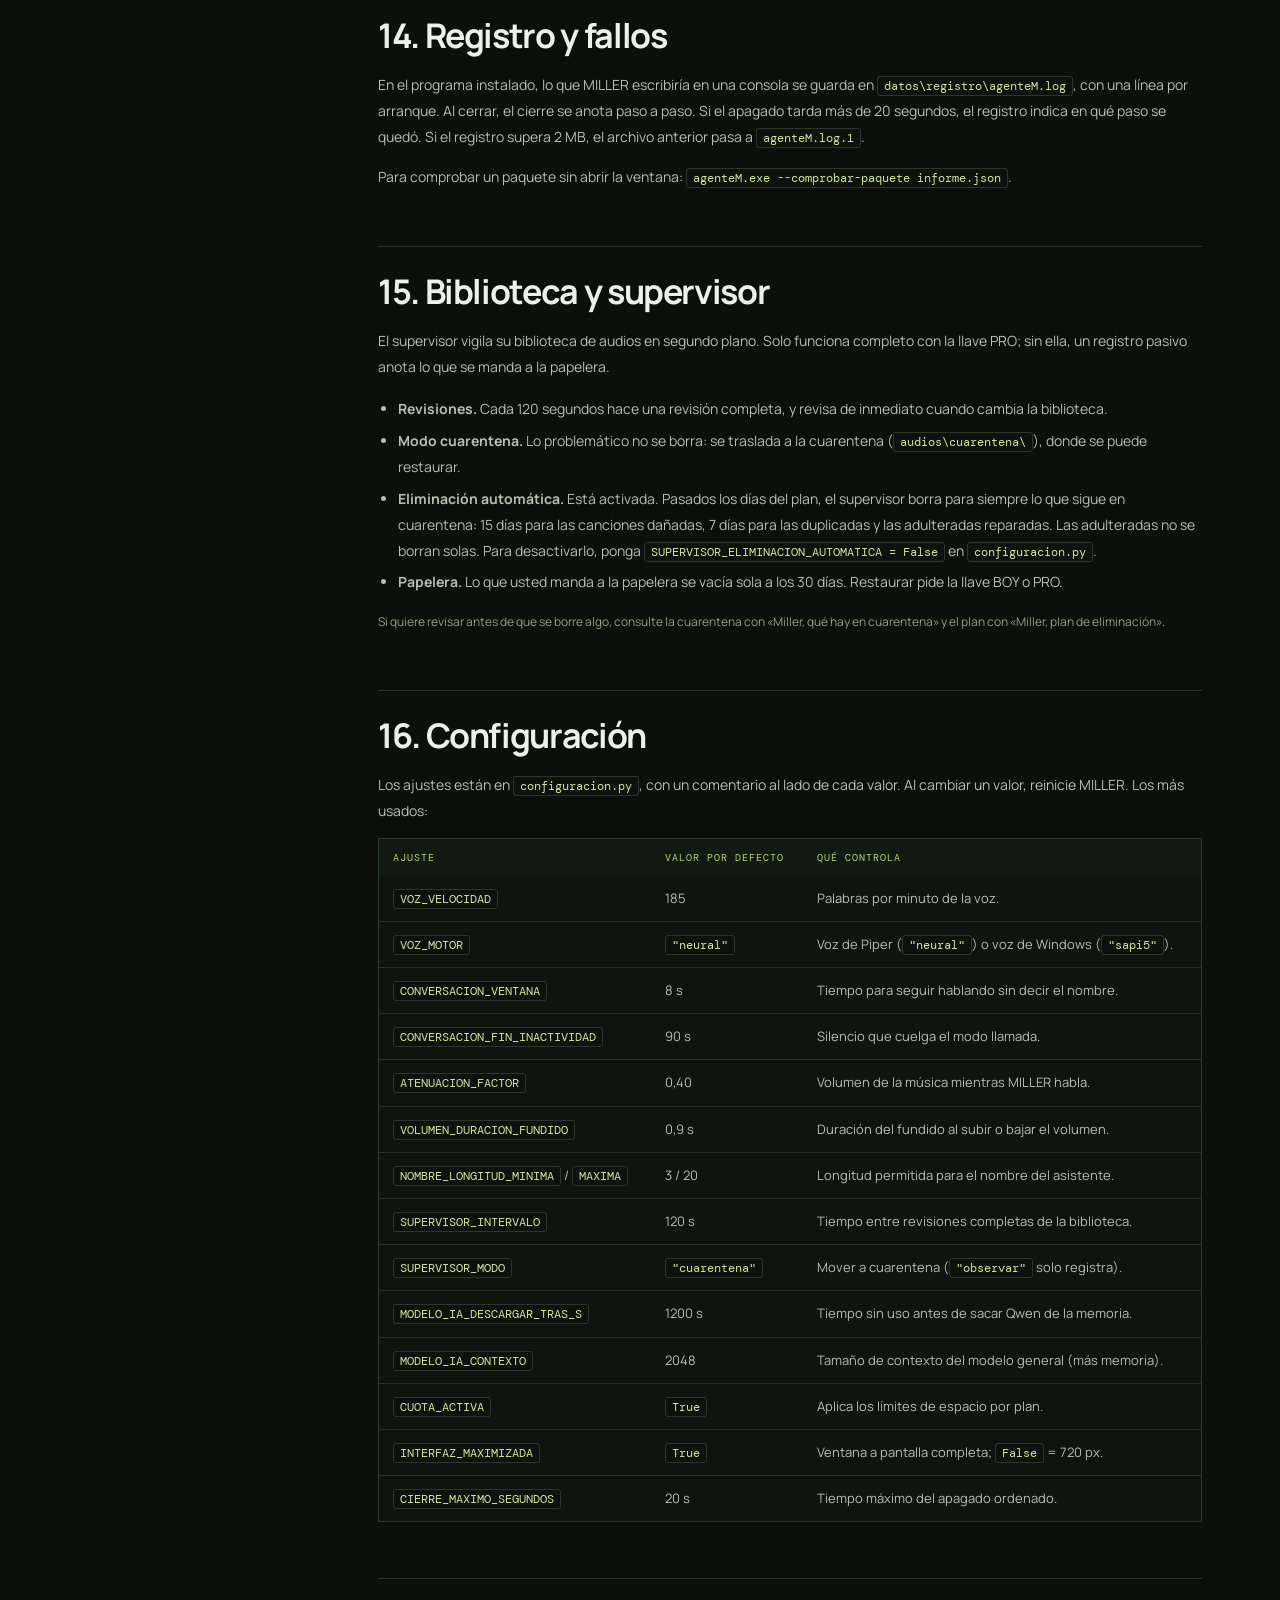
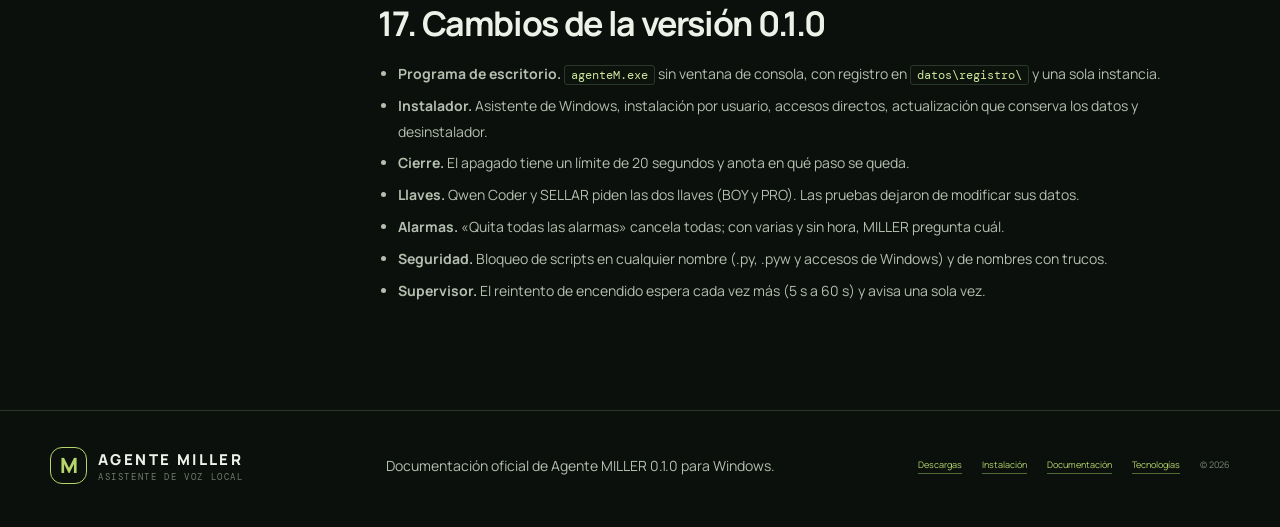
<file: documentacion.html>
<!doctype html>
<html lang="es">
<head>
  <meta charset="utf-8">
  <meta name="viewport" content="width=device-width, initial-scale=1">
  <meta name="theme-color" content="#0b100c">
  <meta name="description" content="Documentación oficial de Agente MILLER 0.1.0: órdenes de voz, ENTORNO, llaves y permisos, espacio, aprendizaje, modelos, seguridad, datos y compilación.">
  <title>Documentación oficial · Agente MILLER</title>
  <link rel="icon" href="assets/favicon.svg" type="image/svg+xml">
  <link rel="preconnect" href="https://fonts.googleapis.com">
  <link rel="preconnect" href="https://fonts.gstatic.com" crossorigin>
  <link href="https://fonts.googleapis.com/css2?family=DM+Mono:wght@400;500&family=Manrope:wght@400;500;600;700;800&display=swap" rel="stylesheet">
  <link rel="stylesheet" href="styles.css">
</head>
<body class="pagina">
<header class="topbar">
  <a class="brand" href="index.html" aria-label="Agente MILLER, inicio"><span class="brand-mark">M</span><span>AGENTE MILLER<span class="brand-sub">ASISTENTE DE VOZ LOCAL</span></span></a>
  <button class="menu-toggle" aria-label="Abrir menú" aria-expanded="false">☰</button>
  <nav class="nav">
    <a href="index.html#capacidades">Funciones</a>
    <a href="index.html#llaves">Permisos</a>
    <a href="descargas.html">Descargas</a>    <a href="instalacion.html">Instalación</a>
    <a href="documentacion.html" aria-current="page">Documentación</a>
    <a href="tecnologias.html">Tecnologías</a>
  </nav>
</header>

<div class="doc-layout section">
  <aside class="doc-indice" aria-label="Índice de la documentación">
    <div class="aside-label">DOCUMENTACIÓN OFICIAL</div>
    <ol>
      <li><a href="#resumen">1. Resumen</a></li>
      <li><a href="#voz">2. Hablar con MILLER</a></li>
      <li><a href="#ordenes">3. Órdenes de voz</a></li>
      <li><a href="#entorno">4. ENTORNO</a></li>
      <li><a href="#llaves">5. Llaves y permisos</a></li>
      <li><a href="#espacio">6. Espacio</a></li>
      <li><a href="#aprendizaje">7. Aprendizaje</a></li>
      <li><a href="#modelos">8. Modelos opcionales</a></li>
      <li><a href="#seguridad">9. Seguridad</a></li>
      <li><a href="#datos">10. Datos y purga</a></li>
      <li><a href="#estructura">11. Estructura</a></li>
      <li><a href="#compilar">12. Crear el programa</a></li>
      <li><a href="#pruebas">13. Pruebas</a></li>
      <li><a href="#registro">14. Registro y fallos</a></li>
      <li><a href="#biblioteca">15. Biblioteca y supervisor</a></li>
      <li><a href="#configuracion">16. Configuración</a></li>
      <li><a href="#cambios">17. Cambios de 0.1.0</a></li>
    </ol>
  </aside>

  <article class="doc">
    <h1 class="titulo-pagina">Documentación de<br><em>Agente MILLER 0.1.0.</em></h1>

    <h2 id="resumen">1. Resumen</h2>
    <p>Agente MILLER es un asistente de voz para Windows que funciona en el propio equipo. Entiende órdenes en español, responde con voz, reproduce su música, gestiona su biblioteca, abre programas y archivos del catálogo seguro, y recuerda lo que usted le enseña. Tiene una ventana propia (la esencia) y una página de control (MILLER), que a su vez tiene las secciones PERFIL y ENTORNO.</p>
    <table class="tabla">
      <tbody>
        <tr><th>Versión</th><td>0.1.0</td></tr>
        <tr><th>Sistema</th><td>Windows 11 de 64 bits</td></tr>
        <tr><th>Lenguaje</th><td>Python 3.13</td></tr>
        <tr><th>Instalación</th><td>Instalador de Windows o código fuente (ver <a href="instalacion.html">Instalación</a>)</td></tr>
        <tr><th>Permisos</th><td>FREE (sin llave), BOY y PRO</td></tr>
      </tbody>
    </table>

    <h2 id="voz">2. Hablar con MILLER</h2>
    <ul>
      <li><b>Palabra de activación.</b> Es el nombre que puso en el primer arranque. Antes de cada orden, diga su nombre: «Miller, pon música».</li>
      <li><b>Varias órdenes en una frase.</b> Con la llave PRO puede encadenar hasta tres, separadas por «y luego», «y después», «y también» o «y» entre dos verbos: «Miller, pon música y luego pon una alarma en media hora».</li>
      <li><b>Modo llamada.</b> «Miller, modo llamada» mantiene la conversación: tras cada respuesta, durante 8 segundos puede seguir hablando sin repetir el nombre. La llamada se cuelga tras 90 segundos de silencio.</li>
      <li><b>Iniciativa.</b> MILLER puede pedir permiso para hablar por su cuenta («Permiso para hablar, señor»). Responda «Miller adelante», «Miller diga» o «Miller siga» para dejarlo hablar. «No me interrumpas» lo silencia.</li>
      <li><b>Nunca interrumpe</b> mientras ejecuta una orden.</li>
    </ul>

    <h2 id="ordenes">3. Órdenes de voz</h2>
    <p>Las órdenes también se escriben en la terminal de ENTORNO, con el mismo texto. Puede buscar o filtrar la lista. Pulse COPIAR para llevar la frase al portapapeles. Las que dicen <b>(BOY)</b> o <b>(PRO)</b> necesitan esa llave.</p>
    <div class="buscador-ordenes">
      <input id="commandSearch" type="search" placeholder="Buscar una orden…" aria-label="Buscar órdenes">
      <div class="command-tabs" role="tablist">
        <button class="tab active" data-filter="todos">Todas</button>
        <button class="tab" data-filter="conversacion">Conversación</button>
        <button class="tab" data-filter="musica">Música</button>
        <button class="tab" data-filter="biblioteca">Biblioteca</button>
        <button class="tab" data-filter="utilidades">Utilidades</button>
        <button class="tab" data-filter="sistema">Sistema</button>
      </div>
    </div>
    <div class="command-list" id="commandList">
      <div class="command-row" data-category="conversacion"><span class="command-cat">HABLAR</span><div><b>«Miller, qué hora es»</b><small>La hora local, en 12 horas.</small></div><button class="copy" data-copy="Miller, qué hora es">COPIAR</button></div>
      <div class="command-row" data-category="conversacion"><span class="command-cat">HABLAR</span><div><b>«Miller, modo llamada»</b><small>Conversación continua sin repetir el nombre.</small></div><button class="copy" data-copy="Miller, modo llamada">COPIAR</button></div>
      <div class="command-row" data-category="conversacion"><span class="command-cat">MEMORIA</span><div><b>«Miller, recuerda que mi color favorito es verde»</b><small>Guarda un recuerdo para consultarlo después.</small></div><button class="copy" data-copy="Miller, recuerda que mi color favorito es verde">COPIAR</button></div>
      <div class="command-row" data-category="conversacion"><span class="command-cat">MEMORIA</span><div><b>«Miller, qué has aprendido»</b><small>Resume lo que ha aprendido de usted.</small></div><button class="copy" data-copy="Miller, qué has aprendido">COPIAR</button></div>
      <div class="command-row" data-category="conversacion"><span class="command-cat">MEMORIA</span><div><b>«Miller, eso no era, era pausa la música»</b><small>Corrige la última orden y la enseña de nuevo.</small></div><button class="copy" data-copy="Miller, eso no era, era pausa la música">COPIAR</button></div>
      <div class="command-row" data-category="musica"><span class="command-cat">REPRODUCIR</span><div><b>«Miller, pon música»</b><small>Reproduce la biblioteca.</small></div><button class="copy" data-copy="Miller, pon música">COPIAR</button></div>
      <div class="command-row" data-category="musica"><span class="command-cat">REPRODUCIR</span><div><b>«Miller, pon la canción sol»</b><small>Busca y reproduce esa canción.</small></div><button class="copy" data-copy="Miller, pon la canción sol">COPIAR</button></div>
      <div class="command-row" data-category="musica"><span class="command-cat">REPRODUCIR</span><div><b>«Miller, pausa»</b> · <b>«Miller, siguiente»</b> · <b>«Miller, anterior»</b><small>Controles básicos del reproductor.</small></div><button class="copy" data-copy="Miller, siguiente">COPIAR</button></div>
      <div class="command-row" data-category="musica"><span class="command-cat">REPRODUCIR</span><div><b>«Miller, modo aleatorio»</b> · <b>«Miller, activa repetir»</b><small>Orden aleatorio y repetición (BOY).</small></div><button class="copy" data-copy="Miller, modo aleatorio">COPIAR</button></div>
      <div class="command-row" data-category="musica"><span class="command-cat">REPRODUCIR</span><div><b>«Miller, qué está sonando»</b><small>Dice la canción actual.</small></div><button class="copy" data-copy="Miller, qué está sonando">COPIAR</button></div>
      <div class="command-row" data-category="musica"><span class="command-cat">VOLUMEN</span><div><b>«Miller, sube el volumen»</b> · <b>«Miller, volumen al 40»</b><small>Con fundido suave, nunca de golpe.</small></div><button class="copy" data-copy="Miller, sube el volumen">COPIAR</button></div>
      <div class="command-row" data-category="musica"><span class="command-cat">COLA</span><div><b>«Miller, agrega sol a la cola»</b><small>Añade una canción a la cola.</small></div><button class="copy" data-copy="Miller, agrega sol a la cola">COPIAR</button></div>
      <div class="command-row" data-category="musica"><span class="command-cat">COLA</span><div><b>«Miller, muestra la cola»</b> · <b>«Miller, vacía la cola»</b><small>Lista la cola o la deja vacía.</small></div><button class="copy" data-copy="Miller, muestra la cola">COPIAR</button></div>
      <div class="command-row" data-category="musica"><span class="command-cat">FAVORITAS</span><div><b>«Miller, me gusta esta canción»</b><small>Marca como favorita la que suena.</small></div><button class="copy" data-copy="Miller, me gusta esta canción">COPIAR</button></div>
      <div class="command-row" data-category="musica"><span class="command-cat">DESCARGAS</span><div><b>«Miller, descarga sol»</b><small>Baja la canción a la biblioteca (BOY; una a la vez).</small></div><button class="copy" data-copy="Miller, descarga sol">COPIAR</button></div>
      <div class="command-row" data-category="biblioteca"><span class="command-cat">BIBLIOTECA</span><div><b>«Miller, revisa la biblioteca»</b><small>Busca dañadas, duplicadas y no compatibles.</small></div><button class="copy" data-copy="Miller, revisa la biblioteca">COPIAR</button></div>
      <div class="command-row" data-category="biblioteca"><span class="command-cat">PAPELERA</span><div><b>«Miller, borra sol»</b><small>La manda a la papelera; no la borra de golpe.</small></div><button class="copy" data-copy="Miller, borra sol">COPIAR</button></div>
      <div class="command-row" data-category="biblioteca"><span class="command-cat">PAPELERA</span><div><b>«Miller, restaura sol»</b><small>La devuelve a la biblioteca (BOY).</small></div><button class="copy" data-copy="Miller, restaura sol">COPIAR</button></div>
      <div class="command-row" data-category="biblioteca"><span class="command-cat">PAPELERA</span><div><b>«Miller, vacía la papelera»</b><small>Elimina para siempre tras confirmar (PRO).</small></div><button class="copy" data-copy="Miller, vacía la papelera">COPIAR</button></div>
      <div class="command-row" data-category="utilidades"><span class="command-cat">ALARMAS</span><div><b>«Miller, pon una alarma a las 9 y 20»</b><small>Crea una alarma a esa hora (reloj de 12 horas).</small></div><button class="copy" data-copy="Miller, pon una alarma a las 9 y 20">COPIAR</button></div>
      <div class="command-row" data-category="utilidades"><span class="command-cat">ALARMAS</span><div><b>«Miller, alarma en media hora»</b><small>Un aviso dentro de ese tiempo.</small></div><button class="copy" data-copy="Miller, alarma en media hora">COPIAR</button></div>
      <div class="command-row" data-category="utilidades"><span class="command-cat">ALARMAS</span><div><b>«Miller, quita la alarma de las 2 y 50»</b><small>Quita esa. Si hay varias y no dice la hora, pregunta cuál.</small></div><button class="copy" data-copy="Miller, quita la alarma de las 2 y 50">COPIAR</button></div>
      <div class="command-row" data-category="utilidades"><span class="command-cat">ALARMAS</span><div><b>«Miller, quita todas las alarmas»</b><small>Cancela todas las alarmas, recordatorios y temporizadores.</small></div><button class="copy" data-copy="Miller, quita todas las alarmas">COPIAR</button></div>
      <div class="command-row" data-category="utilidades"><span class="command-cat">CÁLCULO</span><div><b>«Miller, cuánto es 25 por 4 más 10»</b><small>Suma, resta, multiplicación, división, potencias, porcentajes y paréntesis.</small></div><button class="copy" data-copy="Miller, cuánto es 25 por 4 más 10">COPIAR</button></div>
      <div class="command-row" data-category="utilidades"><span class="command-cat">NOTICIAS</span><div><b>«Miller, noticias»</b><small>Últimos titulares. Sin conexión lee las guardadas.</small></div><button class="copy" data-copy="Miller, noticias">COPIAR</button></div>
      <div class="command-row" data-category="sistema"><span class="command-cat">NAVEGADOR</span><div><b>«Miller, abre netflix en el navegador brave»</b><small>Abre el sitio en Chrome, Edge, Firefox, Brave u Opera.</small></div><button class="copy" data-copy="Miller, abre netflix en el navegador brave">COPIAR</button></div>
      <div class="command-row" data-category="sistema"><span class="command-cat">NAVEGADOR</span><div><b>«Miller, busca netflix en el navegador»</b><small>Busca en el navegador predeterminado.</small></div><button class="copy" data-copy="Miller, busca netflix en el navegador">COPIAR</button></div>
      <div class="command-row" data-category="sistema"><span class="command-cat">PROGRAMAS</span><div><b>«Miller, abre la calculadora»</b> · <b>«Miller, cierra la calculadora»</b><small>Solo programas del catálogo seguro.</small></div><button class="copy" data-copy="Miller, abre la calculadora">COPIAR</button></div>
      <div class="command-row" data-category="sistema"><span class="command-cat">ARCHIVOS</span><div><b>«Miller, busca el archivo informe.pdf»</b><small>Lo busca en sus carpetas y lo muestra en el Explorador.</small></div><button class="copy" data-copy="Miller, busca el archivo informe.pdf">COPIAR</button></div>
      <div class="command-row" data-category="sistema"><span class="command-cat">ARCHIVOS</span><div><b>«Miller, crea una carpeta proyectos»</b><small>Crea una carpeta nueva.</small></div><button class="copy" data-copy="Miller, crea una carpeta proyectos">COPIAR</button></div>
      <div class="command-row" data-category="sistema"><span class="command-cat">SISTEMA</span><div><b>«Miller, información del sistema»</b><small>Datos del equipo.</small></div><button class="copy" data-copy="Miller, información del sistema">COPIAR</button></div>
    </div>
    <p class="small-note" id="noResults" hidden>No hay órdenes con ese filtro.</p>

    <h2 id="entorno">4. ENTORNO</h2>
    <p>ENTORNO es la página donde están sus archivos. Tiene estas vistas:</p>
    <ul>
      <li><b>Biblioteca musical.</b> Sus canciones, con ♥ para marcar favoritas. Doble clic o clic derecho › Reproducir.</li>
      <li><b>Documentos.</b> Textos y código, que se leen y editan dentro de MILLER. Incluye PDF, Word, Excel y PowerPoint, dentro del espacio del plan.</li>
      <li><b>Multimedia.</b> Vídeos para ver dentro de MILLER. Subir vídeos pide la llave BOY.</li>
      <li><b>Papelera.</b> Lo que se ha mandado a la papelera. Se puede restaurar (BOY) o eliminar para siempre (PRO, con confirmación). Se vacía sola a los 30 días.</li>
      <li><b>Cola y descargas.</b> La cola de reproducción y el estado de las descargas.</li>
      <li><b>Terminal.</b> Un campo para escribir las órdenes con el mismo texto que se dice en voz.</li>
    </ul>
    <p>El clic derecho muestra solo las opciones que sirven para lo seleccionado. Lo que MILLER está sonando o tiene en la cola no se mueve ni se borra.</p>

    <h2 id="llaves">5. Llaves y permisos</h2>
    <p>Las llaves son permisos que se suman. Sin llave, MILLER funciona en modo FREE. La llave BOY potencia FREE; la llave PRO da el permiso total y no necesita la BOY. Cada llave se pone una sola vez y queda puesta en el equipo; solo la purga (ver la sección 10) la retira. SELLAR necesita las dos llaves: BOY y PRO.</p>
    <div class="tabla-wrap"><table class="tabla">
      <thead><tr><th>Función</th><th>FREE</th><th>BOY</th><th>PRO</th></tr></thead>
      <tbody>
        <tr><td>Ver ENTORNO, reproducir y manejar la cola (poner en cola, limpiarla)</td><td>Sí</td><td>Sí</td><td>Sí</td></tr>
        <tr><td>Subir canciones y documentos dentro del espacio</td><td>Sí</td><td>Sí</td><td>Sí</td></tr>
        <tr><td>Ver y reproducir vídeos</td><td>Sí</td><td>Sí</td><td>Sí</td></tr>
        <tr><td>Repetir, aleatorio y quitar una canción de la cola</td><td>No</td><td>Sí</td><td>Sí</td></tr>
        <tr><td>Mandar a la papelera; restaurar desde la papelera</td><td>No</td><td>Sí</td><td>Sí</td></tr>
        <tr><td>Editar documentos y código; crear un documento nuevo</td><td>No</td><td>Sí</td><td>Sí</td></tr>
        <tr><td>Subir vídeos; patrones de uso</td><td>No</td><td>Sí</td><td>Sí</td></tr>
        <tr><td>Descargar música (1 a la vez con BOY; hasta 3 con PRO)</td><td>No</td><td>Sí</td><td>Sí</td></tr>
        <tr><td>Enseñar órdenes, sinónimos y memoria a largo plazo; búsquedas en internet</td><td>No</td><td>Sí</td><td>Sí</td></tr>
        <tr><td>Crear carpetas, renombrar, cortar y pegar; subir o bajar canciones en la cola</td><td>No</td><td>No</td><td>Sí</td></tr>
        <tr><td>Eliminar para siempre desde la papelera; vaciar la papelera</td><td>No</td><td>No</td><td>Sí</td></tr>
        <tr><td>Supervisor completo, reparar y limpiar la biblioteca</td><td>No</td><td>No</td><td>Sí</td></tr>
        <tr><td>Varias órdenes encadenadas en una frase</td><td>No</td><td>No</td><td>Sí</td></tr>
        <tr><td>La sección PROGRAMA (código, modelos y datos)</td><td>No</td><td>No</td><td>Sí</td></tr>
        <tr><td>SELLAR el código</td><td>No</td><td colspan="2">Necesita BOY y PRO</td></tr>
      </tbody>
    </table></div>
    <p class="nota">Si falta una llave, la terminal explica cuál. Por voz, MILLER solo dice «Negativo. Necesito la llave BOY, señor». Las llaves no se dicen en voz alta.</p>

    <h2 id="espacio">6. Espacio</h2>
    <p>MILLER limita cuánto puede crecer en el disco según el plan. Solo cuentan los datos que él genera y sus archivos: el programa, las voces y los modelos no gastan cuota.</p>
    <div class="tabla-wrap"><table class="tabla">
      <thead><tr><th>Plan</th><th>Aprendizaje (datos)</th><th>Archivos (audios)</th></tr></thead>
      <tbody>
        <tr><td>FREE</td><td>1 GB</td><td>1 GB</td></tr>
        <tr><td>BOY</td><td>2 GB</td><td>8 GB</td></tr>
        <tr><td>PRO</td><td colspan="2">Hasta el 90 % del espacio libre del disco, con 1 GB que nunca se toca. El 30 % es para el aprendizaje y el resto para los archivos.</td></tr>
      </tbody>
    </table></div>
    <p>Cuando el disco queda con menos del 5 % libre, MILLER avisa y archiva con cuidado. Con menos del 2 % libre no descarga nada. Si quedan menos de 16 MB libres, no guarda recuerdos nuevos.</p>

    <h2 id="aprendizaje">7. Aprendizaje</h2>
    <ul>
      <li><b>Alias.</b> Si usted reformula una orden, MILLER la guarda como alias para la próxima vez. Las palabras mal oídas también se corrigen (por ejemplo, «reprodusir» → «reproducir»).</li>
      <li><b>Desaprender.</b> «Miller, eso no era» olvida lo que hizo con la última frase y la veta para esa orden. Con la corrección, aprende la buena: «Miller, eso no era, era pausa la música».</li>
      <li><b>Opuestos.</b> Nunca aprende que «subir» y «bajar», ni «siguiente» y «anterior», son lo mismo.</li>
      <li><b>Curva de aprendizaje.</b> Muestra su progreso en el panel de MILLER.</li>
      <li><b>Patrones (BOY).</b> «Miller, qué patrones has detectado» enseña las rutinas que ha notado. Nunca ejecuta nada solo: si pide lo mismo a la misma hora tres días o más, lo propone y espera su permiso.</li>
    </ul>

    <h2 id="modelos">8. Modelos opcionales</h2>
    <p>El instalador ya trae el reconocimiento de voz, la voz en español y FFmpeg. Los modelos de lenguaje Qwen 2.5 son complementos opcionales: sus nombres exactos, tamaños y fuentes están en la página <a href="descargas.html#modelos">Descargas</a>.</p>
    <p>Se suben una vez desde <b>PERFIL › COMPLEMENTOS IA</b>, con el botón SUBIR .GGUF, que abre el explorador de Windows. Solo se aceptan los nombres de la lista; cualquier otro archivo se rechaza. Cada modelo queda en verde cuando está listo, y QUITAR lo deja de usar sin borrar su archivo.</p>
    <p>El modelo de lenguaje general (Qwen 2.5) entiende las órdenes que las reglas no reconocen. El de código (Qwen 2.5 Coder) solo trabaja en DOCUMENTOS y necesita las llaves BOY y PRO.</p>
    <p>Sin estos modelos, MILLER funciona igual con sus reglas. Solo hay un modelo cargado a la vez y se descarga de la memoria tras 20 minutos sin uso. El asistente de código solo trabaja en DOCUMENTOS y necesita las llaves BOY y PRO.</p>

    <h2 id="seguridad">9. Seguridad</h2>
    <ul>
      <li><b>Datos firmados.</b> Cada archivo de datos lleva una firma HMAC-SHA256 con una clave del equipo (<code>datos\seguridad\clave.bin</code>). Si alguien lo altera, MILLER lo aparta en <code>datos\seguridad\sospechosos\</code> y restaura la copia firmada anterior.</li>
      <li><b>Llaves.</b> La llave PRO solo existe como huella PBKDF2-HMAC-SHA256 (200 000 iteraciones). El equipo guarda qué llaves están puestas, firmado.</li>
      <li><b>Archivos bloqueados.</b> No se abren como archivo ni con su programa predeterminado los ejecutables, scripts (.exe, .bat, .ps1, .vbs, .py, .js…), instaladores (.msi, .msix, .appx), accesos (.lnk, .url), imágenes de disco (.iso) ni las macros de Office (.docm, .xlsm…). Tampoco con trucos de nombre como «x.exe.» o flujos de NTFS.</li>
      <li><b>Integridad del código.</b> SELLAR guarda la huella SHA-256 de cada archivo Python del programa. Al arrancar, MILLER avisa de los cambios que no se sellaron.</li>
      <li><b>Órdenes.</b> Un límite de frecuencia frena las ráfagas de órdenes. Los programas se abren solo desde un catálogo; el cierre a la fuerza nunca toca procesos del sistema.</li>
    </ul>

    <h2 id="datos">10. Datos y purga</h2>
    <p>Todo lo que MILLER guarda está dentro de la carpeta de instalación:</p>
    <div class="tabla-wrap"><table class="tabla">
      <thead><tr><th>Carpeta</th><th>Contenido</th></tr></thead>
      <tbody>
        <tr><td><code>datos\</code></td><td>Recuerdos, alias, alarmas, favoritas, curva de aprendizaje, emociones, llaves puestas y el nombre.</td></tr>
        <tr><td><code>datos\seguridad\</code></td><td>La clave del equipo, las firmas y las copias apartadas. No la borre ni la comparta: sin ella no se pueden comprobar las firmas.</td></tr>
        <tr><td><code>datos\registro\</code></td><td>El registro <code>agenteM.log</code> del programa instalado.</td></tr>
        <tr><td><code>audios\</code></td><td>Su música y la papelera de la biblioteca.</td></tr>
        <tr><td><code>modelos\</code></td><td>Voz, reconocimiento, FFmpeg y, si los pone, los modelos Qwen en <code>modelos\ia\</code>.</td></tr>
      </tbody>
    </table></div>
    <p><b>PURGAR</b> (botón en PERFIL) restablece MILLER de fábrica: borra recuerdos, cachés, el nombre, las llaves puestas y los archivos de ENTORNO. Conserva el código, los modelos y el núcleo de seguridad. Al pulsarlo, MILLER se despide en voz alta antes de borrar nada.</p>

    <h2 id="estructura">11. Estructura y arquitectura</h2>
    <p>Cada orden pasa por las mismas etapas:</p>
    <pre class="bloque"><code>micrófono → escuchador (Vosk) → activador (su nombre) → cerebro (intención)
          → comandos (permisos y ejecución) → módulo (audio, sistema, memoria)
          → respuesta (voz y terminal)</code></pre>
    <p>El cerebro decide qué quiere usted. Los comandos comprueban las llaves y ejecutan. Los módulos hacen el trabajo. Así, un cambio en la música no afecta a la voz, y los permisos se revisan en un solo lugar.</p>
    <pre class="bloque"><code>principal.py        punto de entrada: arranque, bucle de voz o texto y cierre
configuracion.py    ajustes generales (voz, cuotas, modelos, cierre)
cerebro/            decisión: intención, comandos, memoria, emociones, aprendizaje
audio/              reproductor, cola, fundidos y supervisor de la biblioteca
voz/                escuchador (micrófono y Vosk), hablador (Piper y Windows), activador
interfaz/           ventana de la esencia, panel MILLER, ENTORNO y documentos
utilidades/         sistema, internet, alarmas, llaves, cuotas, seguridad e instalador
empaquetado/        agenteM.spec, instalador.py y construir.py
test/               pruebas de cada módulo (no tocan sus datos)
webagenteM/         este sitio web</code></pre>

    <h2 id="compilar">12. Crear el programa y el instalador</h2>
    <p>Desde la carpeta del proyecto, con Python 3.13 y PyInstaller instalados:</p>
    <pre class="bloque"><code>python empaquetado\construir.py</code><button class="copy" data-copy="python empaquetado\construir.py" aria-label="Copiar comando">COPIAR</button></pre>
    <ol class="pasos">
      <li><h3>Entorno</h3><p>Comprueba Python, PyInstaller, los modelos imprescindibles y el icono.</p></li>
      <li><h3>agenteM.exe</h3><p>Compila el programa en modo carpeta y sin ventana de consola (<code>empaquetado\agenteM.spec</code>).</p></li>
      <li><h3>Paquete</h3><p>Reúne solo lo necesario: el programa, el icono, el LEEME, los modelos de voz y FFmpeg. No incluye datos, música, modelos Qwen ni pruebas.</p></li>
      <li><h3>Comprobación</h3><p>Abre el programa en modo de comprobación: carga cada librería y cada modelo. Si algo falla, no se crea el instalador.</p></li>
      <li><h3>Instalador</h3><p>Genera <code>empaquetado\salida\Instalar_AgenteMILLER_0.1.0.exe</code> y el desinstalador.</p></li>
    </ol>
    <p class="nota">La opción <code>--rapido</code> no vuelve a compilar el programa si ya está hecho.</p>

    <h2 id="pruebas">13. Pruebas</h2>
    <p>Cada prueba es un archivo de <code>test\</code> que se ejecuta sola, en una carpeta temporal:</p>
    <pre class="bloque"><code>python test\probar_cierre.py
python test\probar_instalador_escritorio.py
python test\probar_mejoras_entorno.py</code></pre>
    <p class="nota">Las pruebas nunca escriben en los datos del usuario: usan una clave de prueba y carpetas temporales.</p>

    <h2 id="registro">14. Registro y fallos</h2>
    <p>En el programa instalado, lo que MILLER escribiría en una consola se guarda en <code>datos\registro\agenteM.log</code>, con una línea por arranque. Al cerrar, el cierre se anota paso a paso. Si el apagado tarda más de 20 segundos, el registro indica en qué paso se quedó. Si el registro supera 2 MB, el archivo anterior pasa a <code>agenteM.log.1</code>.</p>
    <p>Para comprobar un paquete sin abrir la ventana: <code>agenteM.exe --comprobar-paquete informe.json</code>.</p>

    <h2 id="biblioteca">15. Biblioteca y supervisor</h2>
    <p>El supervisor vigila su biblioteca de audios en segundo plano. Solo funciona completo con la llave PRO; sin ella, un registro pasivo anota lo que se manda a la papelera.</p>
    <ul>
      <li><b>Revisiones.</b> Cada 120 segundos hace una revisión completa, y revisa de inmediato cuando cambia la biblioteca.</li>
      <li><b>Modo cuarentena.</b> Lo problemático no se borra: se traslada a la cuarentena (<code>audios\cuarentena\</code>), donde se puede restaurar.</li>
      <li><b>Eliminación automática.</b> Está activada. Pasados los días del plan, el supervisor borra para siempre lo que sigue en cuarentena: 15 días para las canciones dañadas, 7 días para las duplicadas y las adulteradas reparadas. Las adulteradas no se borran solas. Para desactivarlo, ponga <code>SUPERVISOR_ELIMINACION_AUTOMATICA = False</code> en <code>configuracion.py</code>.</li>
      <li><b>Papelera.</b> Lo que usted manda a la papelera se vacía sola a los 30 días. Restaurar pide la llave BOY o PRO.</li>
    </ul>
    <p class="nota">Si quiere revisar antes de que se borre algo, consulte la cuarentena con «Miller, qué hay en cuarentena» y el plan con «Miller, plan de eliminación».</p>

    <h2 id="configuracion">16. Configuración</h2>
    <p>Los ajustes están en <code>configuracion.py</code>, con un comentario al lado de cada valor. Al cambiar un valor, reinicie MILLER. Los más usados:</p>
    <div class="tabla-wrap"><table class="tabla">
      <thead><tr><th>Ajuste</th><th>Valor por defecto</th><th>Qué controla</th></tr></thead>
      <tbody>
        <tr><td><code>VOZ_VELOCIDAD</code></td><td>185</td><td>Palabras por minuto de la voz.</td></tr>
        <tr><td><code>VOZ_MOTOR</code></td><td><code>"neural"</code></td><td>Voz de Piper (<code>"neural"</code>) o voz de Windows (<code>"sapi5"</code>).</td></tr>
        <tr><td><code>CONVERSACION_VENTANA</code></td><td>8 s</td><td>Tiempo para seguir hablando sin decir el nombre.</td></tr>
        <tr><td><code>CONVERSACION_FIN_INACTIVIDAD</code></td><td>90 s</td><td>Silencio que cuelga el modo llamada.</td></tr>
        <tr><td><code>ATENUACION_FACTOR</code></td><td>0,40</td><td>Volumen de la música mientras MILLER habla.</td></tr>
        <tr><td><code>VOLUMEN_DURACION_FUNDIDO</code></td><td>0,9 s</td><td>Duración del fundido al subir o bajar el volumen.</td></tr>
        <tr><td><code>NOMBRE_LONGITUD_MINIMA</code> / <code>MAXIMA</code></td><td>3 / 20</td><td>Longitud permitida para el nombre del asistente.</td></tr>
        <tr><td><code>SUPERVISOR_INTERVALO</code></td><td>120 s</td><td>Tiempo entre revisiones completas de la biblioteca.</td></tr>
        <tr><td><code>SUPERVISOR_MODO</code></td><td><code>"cuarentena"</code></td><td>Mover a cuarentena (<code>"observar"</code> solo registra).</td></tr>
        <tr><td><code>MODELO_IA_DESCARGAR_TRAS_S</code></td><td>1200 s</td><td>Tiempo sin uso antes de sacar Qwen de la memoria.</td></tr>
        <tr><td><code>MODELO_IA_CONTEXTO</code></td><td>2048</td><td>Tamaño de contexto del modelo general (más memoria).</td></tr>
        <tr><td><code>CUOTA_ACTIVA</code></td><td><code>True</code></td><td>Aplica los límites de espacio por plan.</td></tr>
        <tr><td><code>INTERFAZ_MAXIMIZADA</code></td><td><code>True</code></td><td>Ventana a pantalla completa; <code>False</code> = 720 px.</td></tr>
        <tr><td><code>CIERRE_MAXIMO_SEGUNDOS</code></td><td>20 s</td><td>Tiempo máximo del apagado ordenado.</td></tr>
      </tbody>
    </table></div>

    <h2 id="cambios">17. Cambios de la versión 0.1.0</h2>
    <ul>
      <li><b>Programa de escritorio.</b> <code>agenteM.exe</code> sin ventana de consola, con registro en <code>datos\registro\</code> y una sola instancia.</li>
      <li><b>Instalador.</b> Asistente de Windows, instalación por usuario, accesos directos, actualización que conserva los datos y desinstalador.</li>
      <li><b>Cierre.</b> El apagado tiene un límite de 20 segundos y anota en qué paso se queda.</li>
      <li><b>Llaves.</b> Qwen Coder y SELLAR piden las dos llaves (BOY y PRO). Las pruebas dejaron de modificar sus datos.</li>
      <li><b>Alarmas.</b> «Quita todas las alarmas» cancela todas; con varias y sin hora, MILLER pregunta cuál.</li>
      <li><b>Seguridad.</b> Bloqueo de scripts en cualquier nombre (.py, .pyw y accesos de Windows) y de nombres con trucos.</li>
      <li><b>Supervisor.</b> El reintento de encendido espera cada vez más (5 s a 60 s) y avisa una sola vez.</li>
    </ul>
  </article>
</div>

<footer class="footer">
  <a class="brand" href="index.html"><span class="brand-mark">M</span><span>AGENTE MILLER<span class="brand-sub">ASISTENTE DE VOZ LOCAL</span></span></a>
  <p>Documentación oficial de Agente MILLER 0.1.0 para Windows.</p>
  <div><a href="descargas.html">Descargas</a><a href="instalacion.html">Instalación</a><a href="documentacion.html">Documentación</a><a href="tecnologias.html">Tecnologías</a><span>© <span id="year"></span></span></div>
</footer>
<div class="toast" id="toast" role="status" aria-live="polite">Copiado al portapapeles</div>
<script src="script.js"></script>
</body>
</html>
</file>
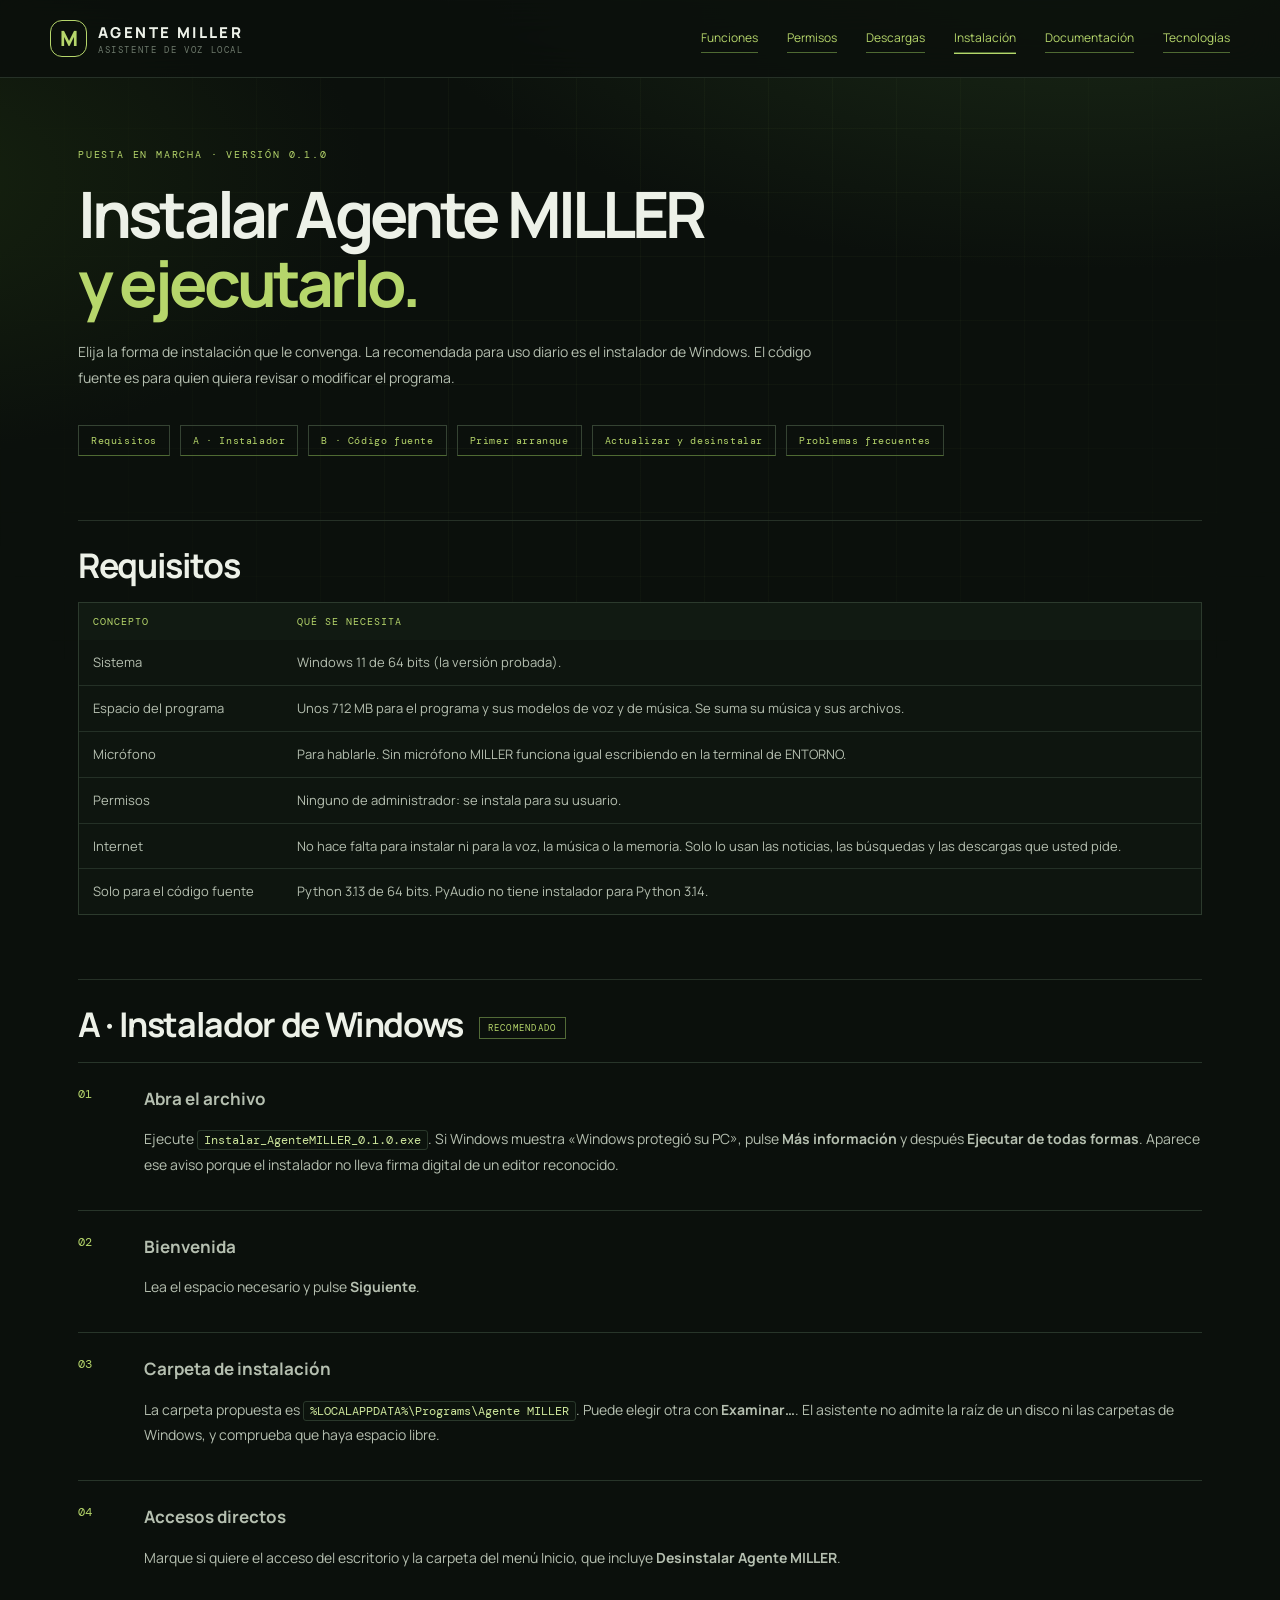
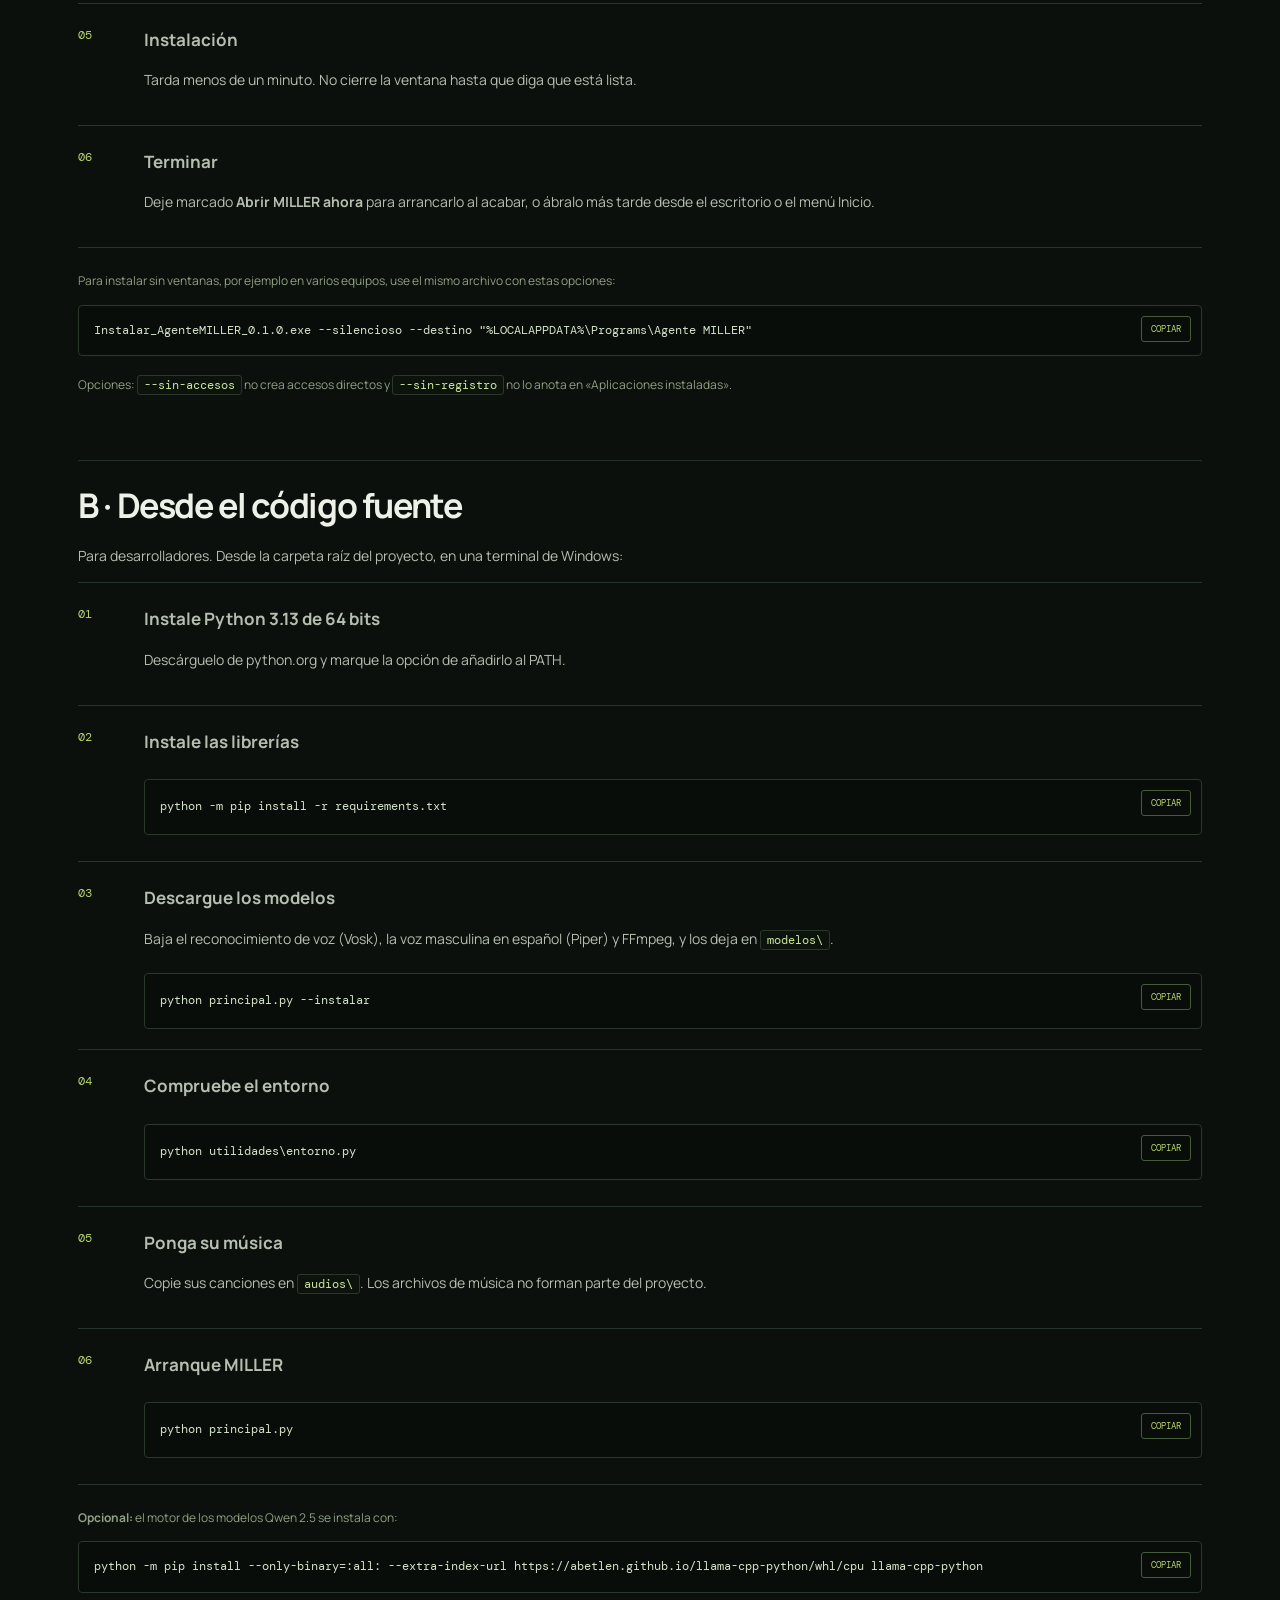
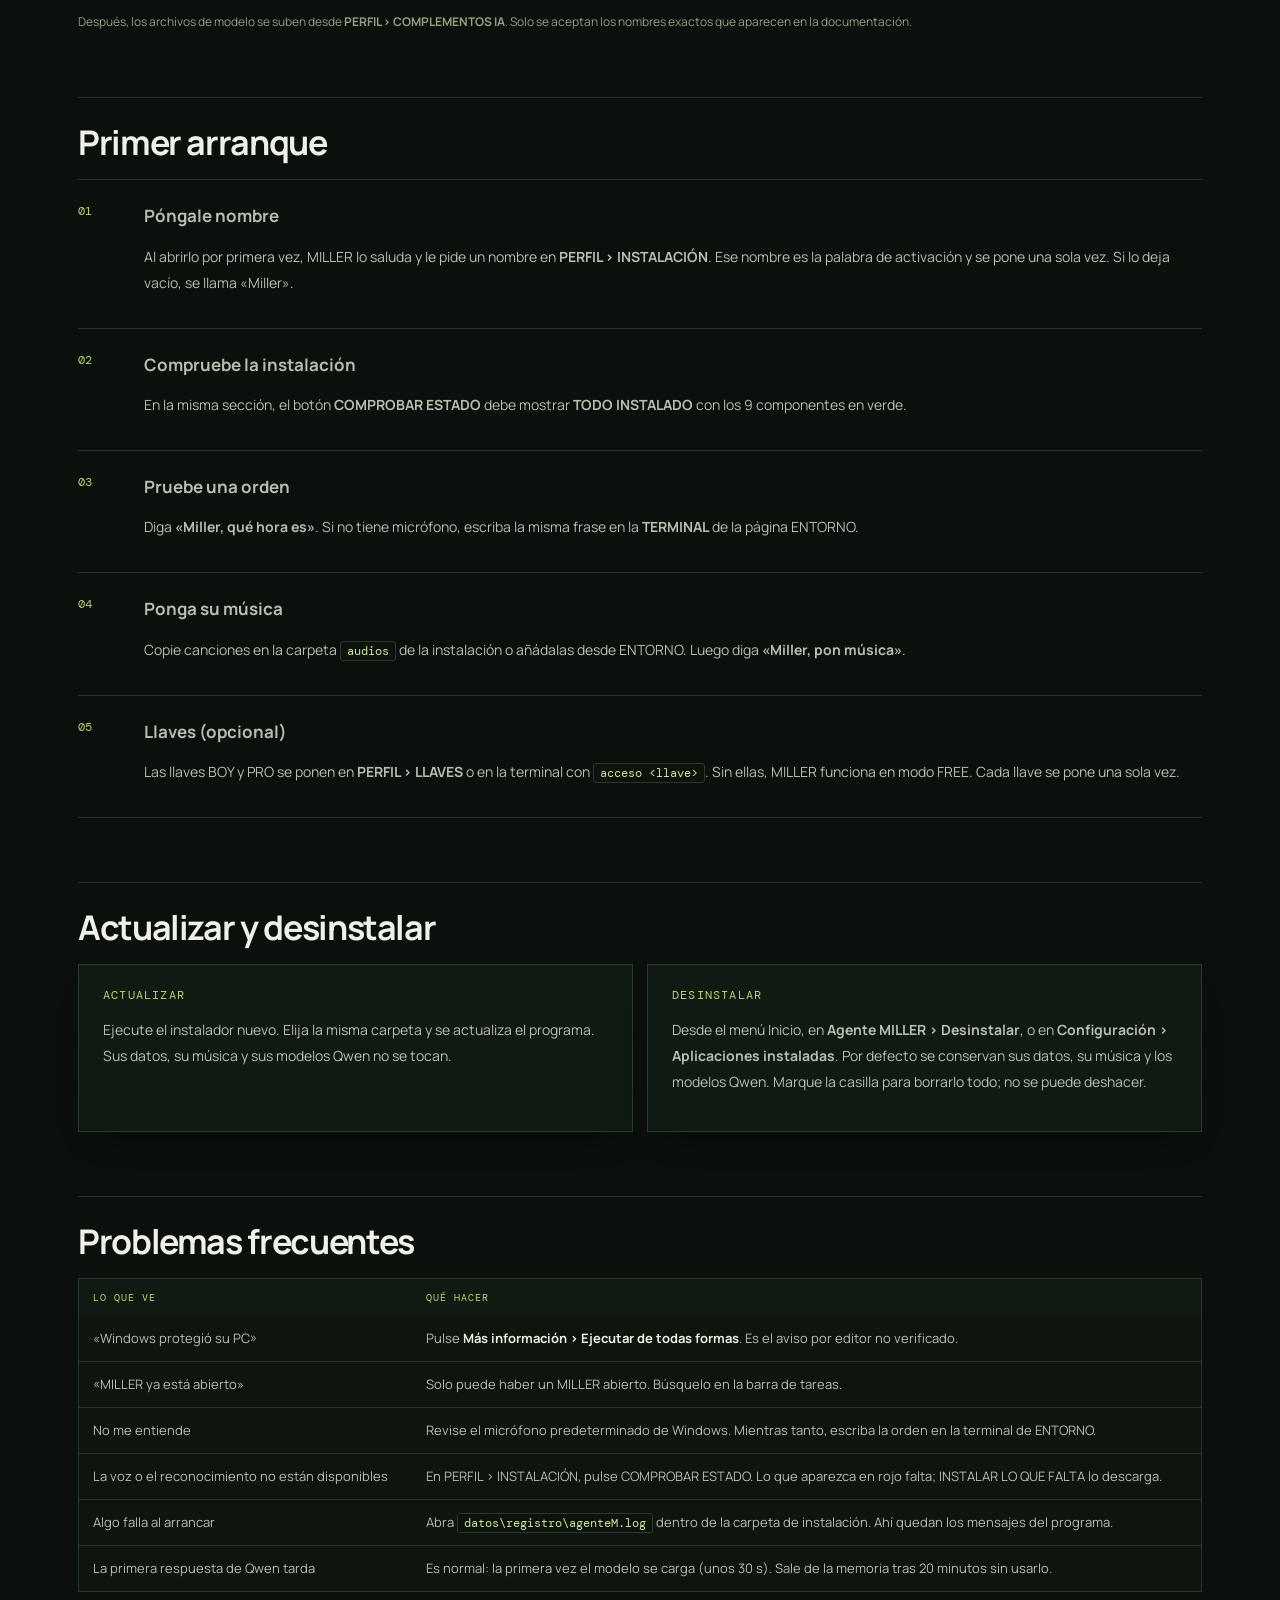
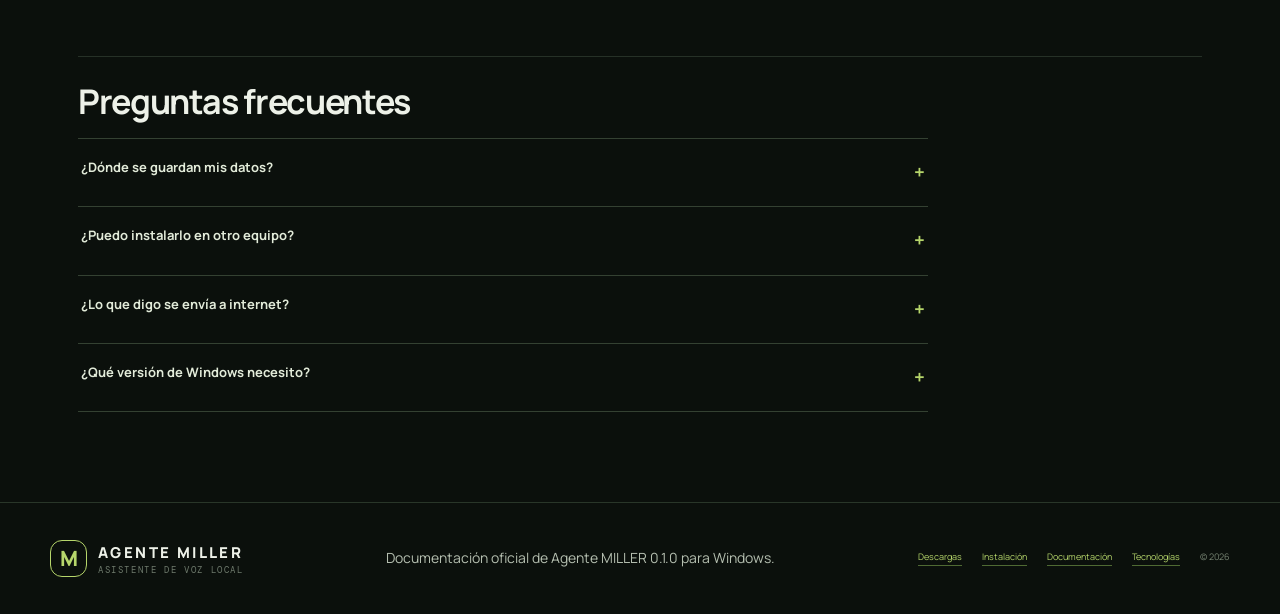
<file: instalacion.html>
<!doctype html>
<html lang="es">
<head>
  <meta charset="utf-8">
  <meta name="viewport" content="width=device-width, initial-scale=1">
  <meta name="theme-color" content="#0b100c">
  <meta name="description" content="Cómo instalar y ejecutar Agente MILLER 0.1.0 en Windows: instalador, primer arranque, actualización y desinstalación.">
  <title>Instalación · Agente MILLER</title>
  <link rel="icon" href="assets/favicon.svg" type="image/svg+xml">
  <link rel="preconnect" href="https://fonts.googleapis.com">
  <link rel="preconnect" href="https://fonts.gstatic.com" crossorigin>
  <link href="https://fonts.googleapis.com/css2?family=DM+Mono:wght@400;500&family=Manrope:wght@400;500;600;700;800&display=swap" rel="stylesheet">
  <link rel="stylesheet" href="styles.css">
</head>
<body class="pagina">
<header class="topbar">
  <a class="brand" href="index.html" aria-label="Agente MILLER, inicio"><span class="brand-mark">M</span><span>AGENTE MILLER<span class="brand-sub">ASISTENTE DE VOZ LOCAL</span></span></a>
  <button class="menu-toggle" aria-label="Abrir menú" aria-expanded="false">☰</button>
  <nav class="nav">
    <a href="index.html#capacidades">Funciones</a>
    <a href="index.html#llaves">Permisos</a>
    <a href="descargas.html">Descargas</a>    <a href="instalacion.html" aria-current="page">Instalación</a>
    <a href="documentacion.html">Documentación</a>
    <a href="tecnologias.html">Tecnologías</a>
  </nav>
</header>

<main class="section pagina-contenido">
  <div class="section-kicker">PUESTA EN MARCHA · VERSIÓN 0.1.0</div>
  <h1 class="titulo-pagina">Instalar Agente MILLER<br><em>y ejecutarlo.</em></h1>
  <p class="lead">Elija la forma de instalación que le convenga. La recomendada para uso diario es el instalador de Windows. El código fuente es para quien quiera revisar o modificar el programa.</p>

  <nav class="indice-rapido" aria-label="Contenido de la página">
    <a href="#requisitos">Requisitos</a><a href="#instalador">A · Instalador</a><a href="#codigo">B · Código fuente</a><a href="#primer-arranque">Primer arranque</a><a href="#actualizar">Actualizar y desinstalar</a><a href="#problemas">Problemas frecuentes</a>
  </nav>

  <h2 id="requisitos">Requisitos</h2>
  <div class="tabla-wrap"><table class="tabla">
    <thead><tr><th>Concepto</th><th>Qué se necesita</th></tr></thead>
    <tbody>
      <tr><td>Sistema</td><td>Windows 11 de 64 bits (la versión probada).</td></tr>
      <tr><td>Espacio del programa</td><td>Unos 712 MB para el programa y sus modelos de voz y de música. Se suma su música y sus archivos.</td></tr>
      <tr><td>Micrófono</td><td>Para hablarle. Sin micrófono MILLER funciona igual escribiendo en la terminal de ENTORNO.</td></tr>
      <tr><td>Permisos</td><td>Ninguno de administrador: se instala para su usuario.</td></tr>
      <tr><td>Internet</td><td>No hace falta para instalar ni para la voz, la música o la memoria. Solo lo usan las noticias, las búsquedas y las descargas que usted pide.</td></tr>
      <tr><td>Solo para el código fuente</td><td>Python 3.13 de 64 bits. PyAudio no tiene instalador para Python 3.14.</td></tr>
    </tbody>
  </table></div>

  <h2 id="instalador">A · Instalador de Windows <span class="etiqueta">recomendado</span></h2>
  <ol class="pasos">
    <li><h3>Abra el archivo</h3><p>Ejecute <code>Instalar_AgenteMILLER_0.1.0.exe</code>. Si Windows muestra «Windows protegió su PC», pulse <b>Más información</b> y después <b>Ejecutar de todas formas</b>. Aparece ese aviso porque el instalador no lleva firma digital de un editor reconocido.</p></li>
    <li><h3>Bienvenida</h3><p>Lea el espacio necesario y pulse <b>Siguiente</b>.</p></li>
    <li><h3>Carpeta de instalación</h3><p>La carpeta propuesta es <code>%LOCALAPPDATA%\Programs\Agente MILLER</code>. Puede elegir otra con <b>Examinar…</b>. El asistente no admite la raíz de un disco ni las carpetas de Windows, y comprueba que haya espacio libre.</p></li>
    <li><h3>Accesos directos</h3><p>Marque si quiere el acceso del escritorio y la carpeta del menú Inicio, que incluye <b>Desinstalar Agente MILLER</b>.</p></li>
    <li><h3>Instalación</h3><p>Tarda menos de un minuto. No cierre la ventana hasta que diga que está lista.</p></li>
    <li><h3>Terminar</h3><p>Deje marcado <b>Abrir MILLER ahora</b> para arrancarlo al acabar, o ábralo más tarde desde el escritorio o el menú Inicio.</p></li>
  </ol>
  <p class="nota">Para instalar sin ventanas, por ejemplo en varios equipos, use el mismo archivo con estas opciones:</p>
  <pre class="bloque"><code>Instalar_AgenteMILLER_0.1.0.exe --silencioso --destino "%LOCALAPPDATA%\Programs\Agente MILLER"</code><button class="copy" data-copy='Instalar_AgenteMILLER_0.1.0.exe --silencioso --destino "%LOCALAPPDATA%\Programs\Agente MILLER"' aria-label="Copiar comando">COPIAR</button></pre>
  <p class="nota">Opciones: <code>--sin-accesos</code> no crea accesos directos y <code>--sin-registro</code> no lo anota en «Aplicaciones instaladas».</p>

  <h2 id="codigo">B · Desde el código fuente</h2>
  <p>Para desarrolladores. Desde la carpeta raíz del proyecto, en una terminal de Windows:</p>
  <ol class="pasos">
    <li><h3>Instale Python 3.13 de 64 bits</h3><p>Descárguelo de python.org y marque la opción de añadirlo al PATH.</p></li>
    <li><h3>Instale las librerías</h3><pre class="bloque"><code>python -m pip install -r requirements.txt</code><button class="copy" data-copy="python -m pip install -r requirements.txt" aria-label="Copiar comando">COPIAR</button></pre></li>
    <li><h3>Descargue los modelos</h3><p>Baja el reconocimiento de voz (Vosk), la voz masculina en español (Piper) y FFmpeg, y los deja en <code>modelos\</code>.</p><pre class="bloque"><code>python principal.py --instalar</code><button class="copy" data-copy="python principal.py --instalar" aria-label="Copiar comando">COPIAR</button></pre></li>
    <li><h3>Compruebe el entorno</h3><pre class="bloque"><code>python utilidades\entorno.py</code><button class="copy" data-copy="python utilidades\entorno.py" aria-label="Copiar comando">COPIAR</button></pre></li>
    <li><h3>Ponga su música</h3><p>Copie sus canciones en <code>audios\</code>. Los archivos de música no forman parte del proyecto.</p></li>
    <li><h3>Arranque MILLER</h3><pre class="bloque"><code>python principal.py</code><button class="copy" data-copy="python principal.py" aria-label="Copiar comando">COPIAR</button></pre></li>
  </ol>
  <p class="nota"><b>Opcional:</b> el motor de los modelos Qwen 2.5 se instala con:</p>
  <pre class="bloque"><code>python -m pip install --only-binary=:all: --extra-index-url https://abetlen.github.io/llama-cpp-python/whl/cpu llama-cpp-python</code><button class="copy" data-copy="python -m pip install --only-binary=:all: --extra-index-url https://abetlen.github.io/llama-cpp-python/whl/cpu llama-cpp-python" aria-label="Copiar comando">COPIAR</button></pre>
  <p class="nota">Después, los archivos de modelo se suben desde <b>PERFIL › COMPLEMENTOS IA</b>. Solo se aceptan los nombres exactos que aparecen en la documentación.</p>

  <h2 id="primer-arranque">Primer arranque</h2>
  <ol class="pasos">
    <li><h3>Póngale nombre</h3><p>Al abrirlo por primera vez, MILLER lo saluda y le pide un nombre en <b>PERFIL › INSTALACIÓN</b>. Ese nombre es la palabra de activación y se pone una sola vez. Si lo deja vacío, se llama «Miller».</p></li>
    <li><h3>Compruebe la instalación</h3><p>En la misma sección, el botón <b>COMPROBAR ESTADO</b> debe mostrar <b>TODO INSTALADO</b> con los 9 componentes en verde.</p></li>
    <li><h3>Pruebe una orden</h3><p>Diga <b>«Miller, qué hora es»</b>. Si no tiene micrófono, escriba la misma frase en la <b>TERMINAL</b> de la página ENTORNO.</p></li>
    <li><h3>Ponga su música</h3><p>Copie canciones en la carpeta <code>audios</code> de la instalación o añádalas desde ENTORNO. Luego diga <b>«Miller, pon música»</b>.</p></li>
    <li><h3>Llaves (opcional)</h3><p>Las llaves BOY y PRO se ponen en <b>PERFIL › LLAVES</b> o en la terminal con <code>acceso &lt;llave&gt;</code>. Sin ellas, MILLER funciona en modo FREE. Cada llave se pone una sola vez.</p></li>
  </ol>

  <h2 id="actualizar">Actualizar y desinstalar</h2>
  <div class="dos-columnas">
    <div class="tarjeta-texto">
      <h3>Actualizar</h3>
      <p>Ejecute el instalador nuevo. Elija la misma carpeta y se actualiza el programa. Sus datos, su música y sus modelos Qwen no se tocan.</p>
    </div>
    <div class="tarjeta-texto">
      <h3>Desinstalar</h3>
      <p>Desde el menú Inicio, en <b>Agente MILLER › Desinstalar</b>, o en <b>Configuración › Aplicaciones instaladas</b>. Por defecto se conservan sus datos, su música y los modelos Qwen. Marque la casilla para borrarlo todo; no se puede deshacer.</p>
    </div>
  </div>

  <h2 id="problemas">Problemas frecuentes</h2>
  <div class="tabla-wrap"><table class="tabla">
    <thead><tr><th>Lo que ve</th><th>Qué hacer</th></tr></thead>
    <tbody>
      <tr><td>«Windows protegió su PC»</td><td>Pulse <b>Más información › Ejecutar de todas formas</b>. Es el aviso por editor no verificado.</td></tr>
      <tr><td>«MILLER ya está abierto»</td><td>Solo puede haber un MILLER abierto. Búsquelo en la barra de tareas.</td></tr>
      <tr><td>No me entiende</td><td>Revise el micrófono predeterminado de Windows. Mientras tanto, escriba la orden en la terminal de ENTORNO.</td></tr>
      <tr><td>La voz o el reconocimiento no están disponibles</td><td>En PERFIL › INSTALACIÓN, pulse COMPROBAR ESTADO. Lo que aparezca en rojo falta; INSTALAR LO QUE FALTA lo descarga.</td></tr>
      <tr><td>Algo falla al arrancar</td><td>Abra <code>datos\registro\agenteM.log</code> dentro de la carpeta de instalación. Ahí quedan los mensajes del programa.</td></tr>
      <tr><td>La primera respuesta de Qwen tarda</td><td>Es normal: la primera vez el modelo se carga (unos 30 s). Sale de la memoria tras 20 minutos sin usarlo.</td></tr>
    </tbody>
  </table></div>

  <h2 id="preguntas">Preguntas frecuentes</h2>
  <div class="faq-list">
    <details><summary>¿Dónde se guardan mis datos?</summary><p>Dentro de la carpeta de instalación: <code>datos\</code> (recuerdos, llaves puestas, nombre y ajustes), <code>audios\</code> (su música) y <code>modelos\ia\</code> (los modelos Qwen).</p></details>
    <details><summary>¿Puedo instalarlo en otro equipo?</summary><p>Sí. Copie el mismo instalador. Cada equipo empieza con sus propios datos y sus propias llaves.</p></details>
    <details><summary>¿Lo que digo se envía a internet?</summary><p>No. La voz, la memoria y los comandos se procesan en su equipo. Solo las noticias, las búsquedas y las descargas usan internet, y únicamente cuando usted las pide.</p></details>
    <details><summary>¿Qué versión de Windows necesito?</summary><p>Windows 11 de 64 bits, que es la versión donde se ha probado el programa instalado.</p></details>
  </div>
</main>

<footer class="footer">
  <a class="brand" href="index.html"><span class="brand-mark">M</span><span>AGENTE MILLER<span class="brand-sub">ASISTENTE DE VOZ LOCAL</span></span></a>
  <p>Documentación oficial de Agente MILLER 0.1.0 para Windows.</p>
  <div><a href="descargas.html">Descargas</a><a href="instalacion.html">Instalación</a><a href="documentacion.html">Documentación</a><a href="tecnologias.html">Tecnologías</a><span>© <span id="year"></span></span></div>
</footer>
<div class="toast" id="toast" role="status" aria-live="polite">Copiado al portapapeles</div>
<script src="script.js"></script>
</body>
</html>
</file>
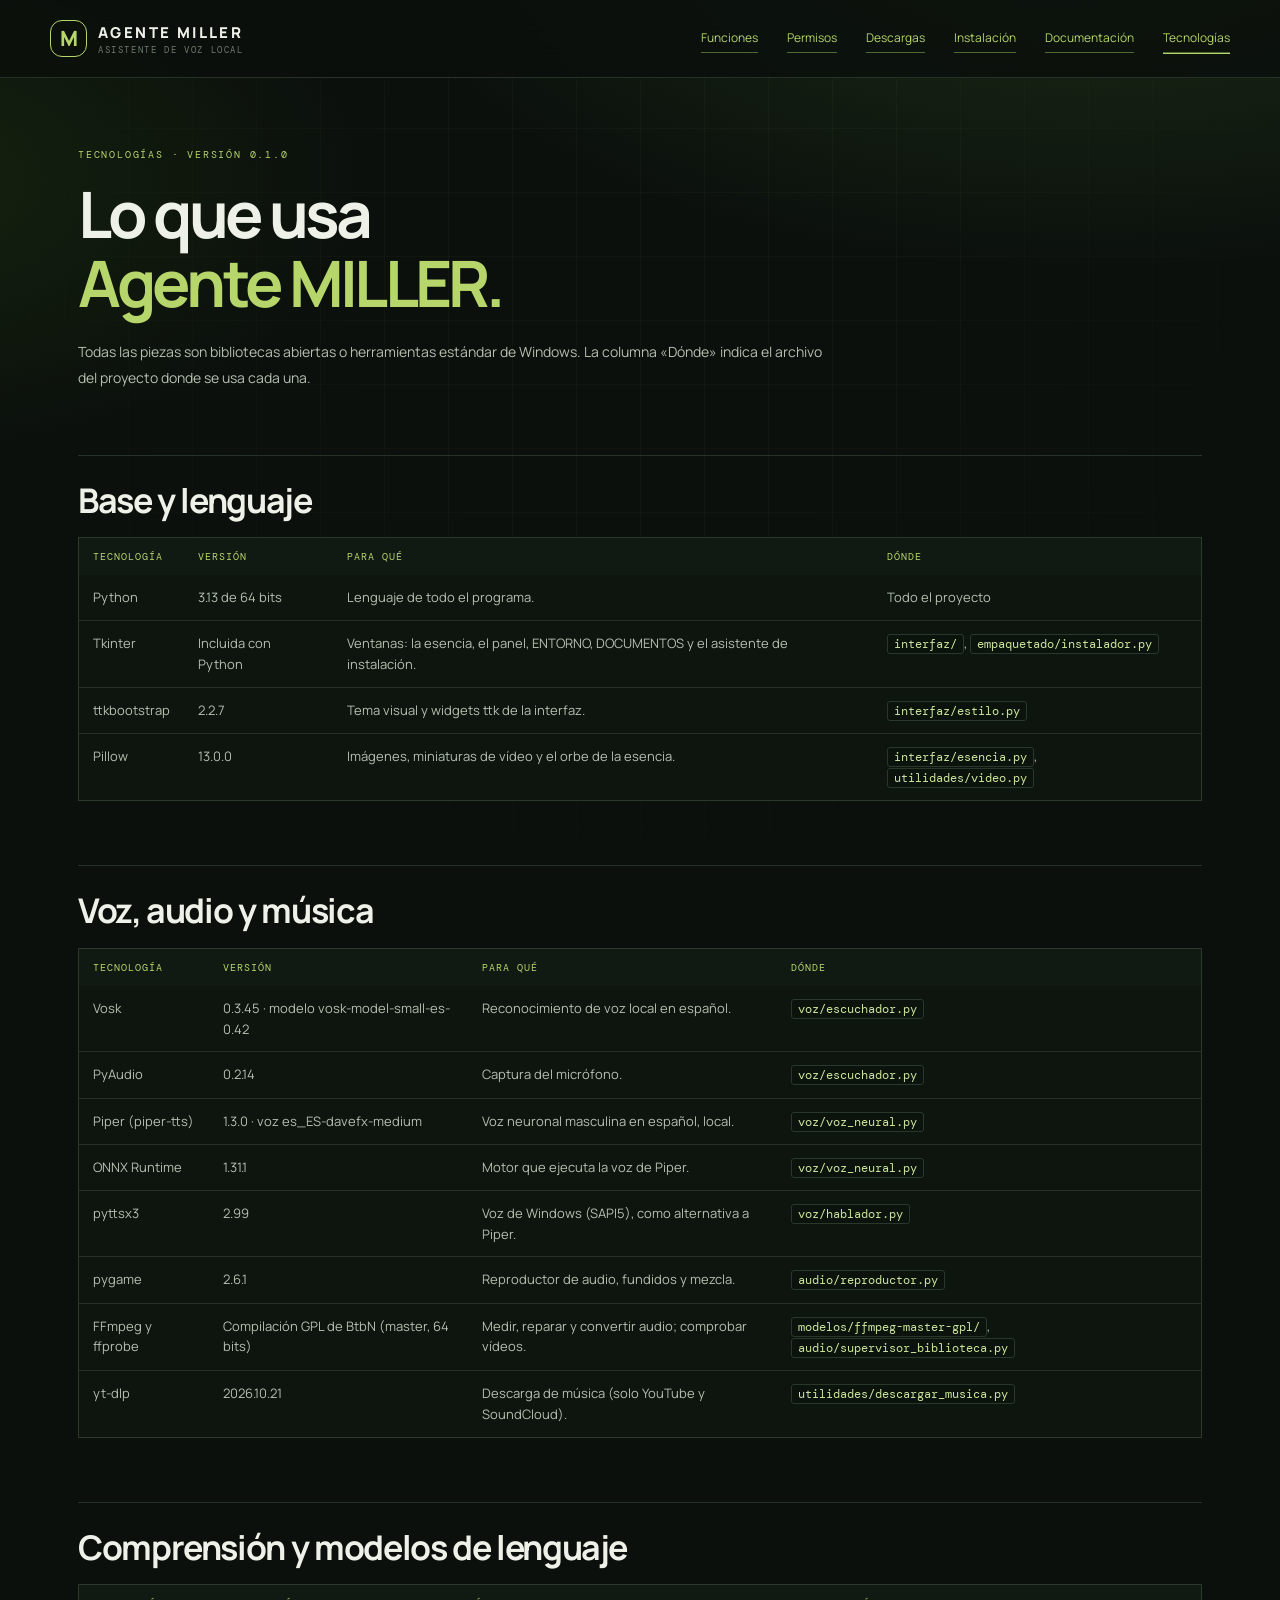
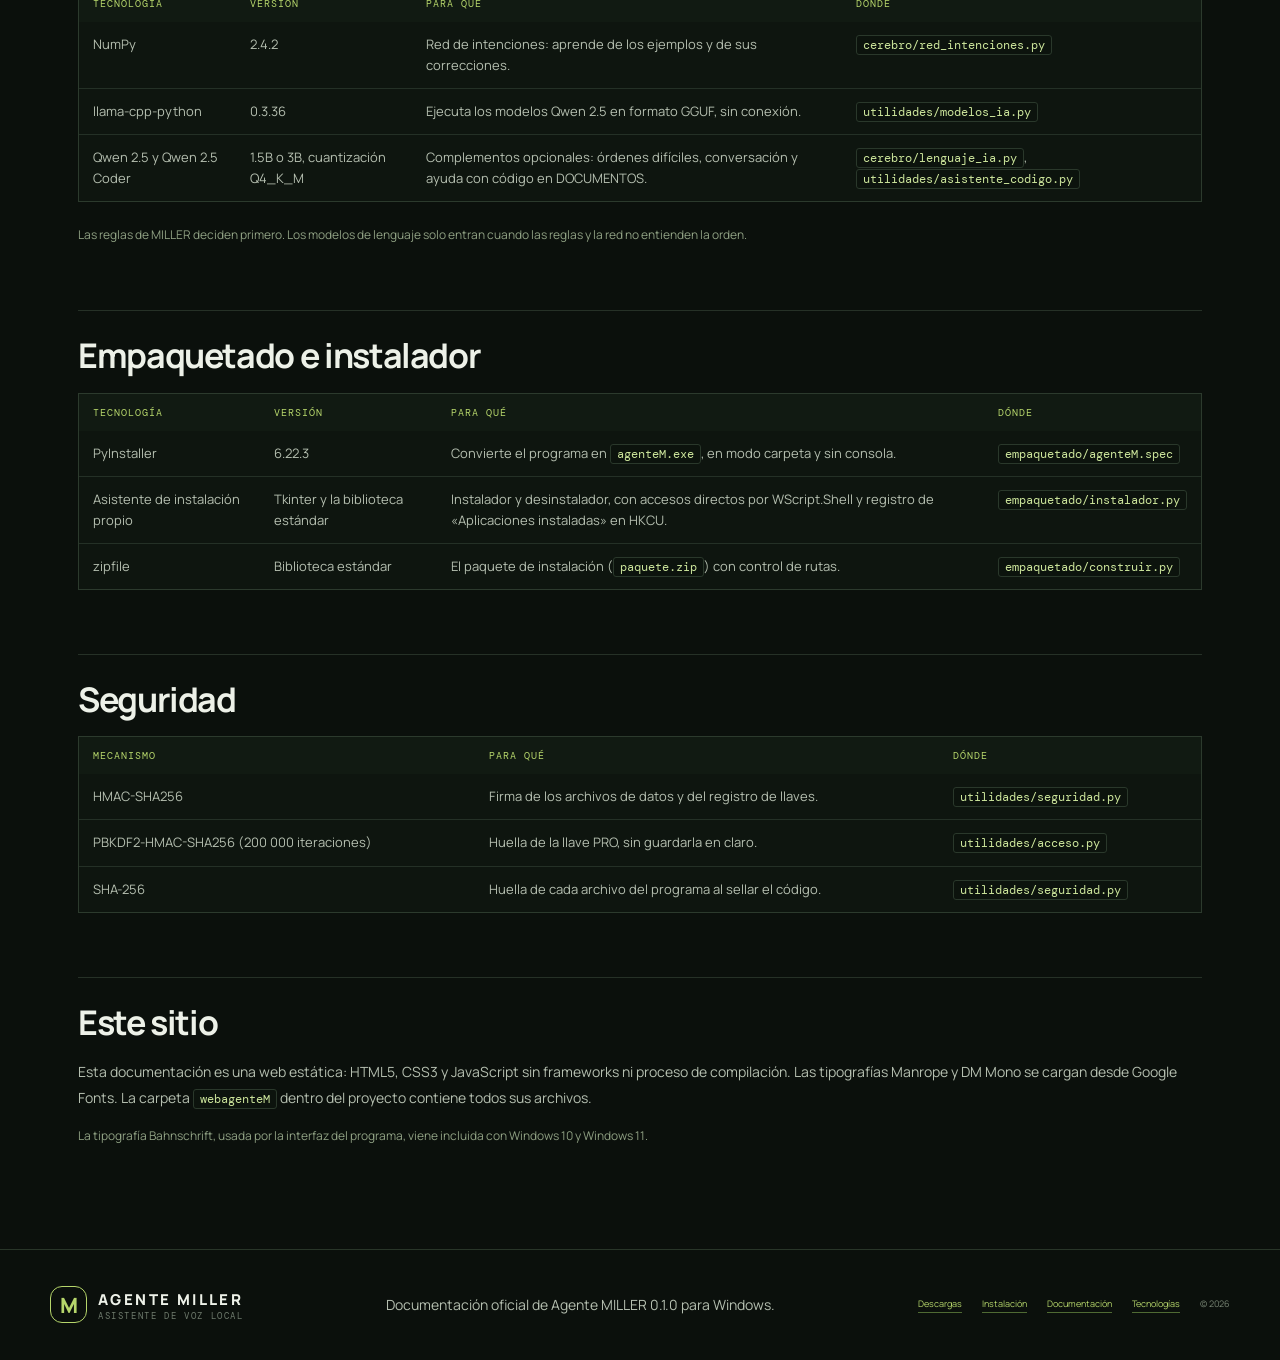
<file: tecnologias.html>
<!doctype html>
<html lang="es">
<head>
  <meta charset="utf-8">
  <meta name="viewport" content="width=device-width, initial-scale=1">
  <meta name="theme-color" content="#0b100c">
  <meta name="description" content="Tecnologías de Agente MILLER 0.1.0: lenguaje, bibliotecas, modelos de voz y lenguaje, herramientas de empaquetado y dónde se usan en el código.">
  <title>Tecnologías · Agente MILLER</title>
  <link rel="icon" href="assets/favicon.svg" type="image/svg+xml">
  <link rel="preconnect" href="https://fonts.googleapis.com">
  <link rel="preconnect" href="https://fonts.gstatic.com" crossorigin>
  <link href="https://fonts.googleapis.com/css2?family=DM+Mono:wght@400;500&family=Manrope:wght@400;500;600;700;800&display=swap" rel="stylesheet">
  <link rel="stylesheet" href="styles.css">
</head>
<body class="pagina">
<header class="topbar">
  <a class="brand" href="index.html" aria-label="Agente MILLER, inicio"><span class="brand-mark">M</span><span>AGENTE MILLER<span class="brand-sub">ASISTENTE DE VOZ LOCAL</span></span></a>
  <button class="menu-toggle" aria-label="Abrir menú" aria-expanded="false">☰</button>
  <nav class="nav">
    <a href="index.html#capacidades">Funciones</a>
    <a href="index.html#llaves">Permisos</a>
    <a href="descargas.html">Descargas</a>    <a href="instalacion.html">Instalación</a>
    <a href="documentacion.html">Documentación</a>
    <a href="tecnologias.html" aria-current="page">Tecnologías</a>
  </nav>
</header>

<main class="section pagina-contenido">
  <div class="section-kicker">TECNOLOGÍAS · VERSIÓN 0.1.0</div>
  <h1 class="titulo-pagina">Lo que usa<br><em>Agente MILLER.</em></h1>
  <p class="lead">Todas las piezas son bibliotecas abiertas o herramientas estándar de Windows. La columna «Dónde» indica el archivo del proyecto donde se usa cada una.</p>

  <h2 id="base">Base y lenguaje</h2>
  <div class="tabla-wrap"><table class="tabla">
    <thead><tr><th>Tecnología</th><th>Versión</th><th>Para qué</th><th>Dónde</th></tr></thead>
    <tbody>
      <tr><td>Python</td><td>3.13 de 64 bits</td><td>Lenguaje de todo el programa.</td><td>Todo el proyecto</td></tr>
      <tr><td>Tkinter</td><td>Incluida con Python</td><td>Ventanas: la esencia, el panel, ENTORNO, DOCUMENTOS y el asistente de instalación.</td><td><code>interfaz/</code>, <code>empaquetado/instalador.py</code></td></tr>
      <tr><td>ttkbootstrap</td><td>2.2.7</td><td>Tema visual y widgets ttk de la interfaz.</td><td><code>interfaz/estilo.py</code></td></tr>
      <tr><td>Pillow</td><td>13.0.0</td><td>Imágenes, miniaturas de vídeo y el orbe de la esencia.</td><td><code>interfaz/esencia.py</code>, <code>utilidades/video.py</code></td></tr>
    </tbody>
  </table></div>

  <h2 id="audio">Voz, audio y música</h2>
  <div class="tabla-wrap"><table class="tabla">
    <thead><tr><th>Tecnología</th><th>Versión</th><th>Para qué</th><th>Dónde</th></tr></thead>
    <tbody>
      <tr><td>Vosk</td><td>0.3.45 · modelo vosk-model-small-es-0.42</td><td>Reconocimiento de voz local en español.</td><td><code>voz/escuchador.py</code></td></tr>
      <tr><td>PyAudio</td><td>0.2.14</td><td>Captura del micrófono.</td><td><code>voz/escuchador.py</code></td></tr>
      <tr><td>Piper (piper-tts)</td><td>1.3.0 · voz es_ES-davefx-medium</td><td>Voz neuronal masculina en español, local.</td><td><code>voz/voz_neural.py</code></td></tr>
      <tr><td>ONNX Runtime</td><td>1.31.1</td><td>Motor que ejecuta la voz de Piper.</td><td><code>voz/voz_neural.py</code></td></tr>
      <tr><td>pyttsx3</td><td>2.99</td><td>Voz de Windows (SAPI5), como alternativa a Piper.</td><td><code>voz/hablador.py</code></td></tr>
      <tr><td>pygame</td><td>2.6.1</td><td>Reproductor de audio, fundidos y mezcla.</td><td><code>audio/reproductor.py</code></td></tr>
      <tr><td>FFmpeg y ffprobe</td><td>Compilación GPL de BtbN (master, 64 bits)</td><td>Medir, reparar y convertir audio; comprobar vídeos.</td><td><code>modelos/ffmpeg-master-gpl/</code>, <code>audio/supervisor_biblioteca.py</code></td></tr>
      <tr><td>yt-dlp</td><td>2026.10.21</td><td>Descarga de música (solo YouTube y SoundCloud).</td><td><code>utilidades/descargar_musica.py</code></td></tr>
    </tbody>
  </table></div>

  <h2 id="inteligencia">Comprensión y modelos de lenguaje</h2>
  <div class="tabla-wrap"><table class="tabla">
    <thead><tr><th>Tecnología</th><th>Versión</th><th>Para qué</th><th>Dónde</th></tr></thead>
    <tbody>
      <tr><td>NumPy</td><td>2.4.2</td><td>Red de intenciones: aprende de los ejemplos y de sus correcciones.</td><td><code>cerebro/red_intenciones.py</code></td></tr>
      <tr><td>llama-cpp-python</td><td>0.3.36</td><td>Ejecuta los modelos Qwen 2.5 en formato GGUF, sin conexión.</td><td><code>utilidades/modelos_ia.py</code></td></tr>
      <tr><td>Qwen 2.5 y Qwen 2.5 Coder</td><td>1.5B o 3B, cuantización Q4_K_M</td><td>Complementos opcionales: órdenes difíciles, conversación y ayuda con código en DOCUMENTOS.</td><td><code>cerebro/lenguaje_ia.py</code>, <code>utilidades/asistente_codigo.py</code></td></tr>
    </tbody>
  </table></div>
  <p class="nota">Las reglas de MILLER deciden primero. Los modelos de lenguaje solo entran cuando las reglas y la red no entienden la orden.</p>

  <h2 id="empaquetado">Empaquetado e instalador</h2>
  <div class="tabla-wrap"><table class="tabla">
    <thead><tr><th>Tecnología</th><th>Versión</th><th>Para qué</th><th>Dónde</th></tr></thead>
    <tbody>
      <tr><td>PyInstaller</td><td>6.22.3</td><td>Convierte el programa en <code>agenteM.exe</code>, en modo carpeta y sin consola.</td><td><code>empaquetado/agenteM.spec</code></td></tr>
      <tr><td>Asistente de instalación propio</td><td>Tkinter y la biblioteca estándar</td><td>Instalador y desinstalador, con accesos directos por WScript.Shell y registro de «Aplicaciones instaladas» en HKCU.</td><td><code>empaquetado/instalador.py</code></td></tr>
      <tr><td>zipfile</td><td>Biblioteca estándar</td><td>El paquete de instalación (<code>paquete.zip</code>) con control de rutas.</td><td><code>empaquetado/construir.py</code></td></tr>
    </tbody>
  </table></div>

  <h2 id="seguridad">Seguridad</h2>
  <div class="tabla-wrap"><table class="tabla">
    <thead><tr><th>Mecanismo</th><th>Para qué</th><th>Dónde</th></tr></thead>
    <tbody>
      <tr><td>HMAC-SHA256</td><td>Firma de los archivos de datos y del registro de llaves.</td><td><code>utilidades/seguridad.py</code></td></tr>
      <tr><td>PBKDF2-HMAC-SHA256 (200 000 iteraciones)</td><td>Huella de la llave PRO, sin guardarla en claro.</td><td><code>utilidades/acceso.py</code></td></tr>
      <tr><td>SHA-256</td><td>Huella de cada archivo del programa al sellar el código.</td><td><code>utilidades/seguridad.py</code></td></tr>
    </tbody>
  </table></div>

  <h2 id="web">Este sitio</h2>
  <p>Esta documentación es una web estática: HTML5, CSS3 y JavaScript sin frameworks ni proceso de compilación. Las tipografías Manrope y DM Mono se cargan desde Google Fonts. La carpeta <code>webagenteM</code> dentro del proyecto contiene todos sus archivos.</p>
  <p class="nota">La tipografía Bahnschrift, usada por la interfaz del programa, viene incluida con Windows 10 y Windows 11.</p>
</main>

<footer class="footer">
  <a class="brand" href="index.html"><span class="brand-mark">M</span><span>AGENTE MILLER<span class="brand-sub">ASISTENTE DE VOZ LOCAL</span></span></a>
  <p>Documentación oficial de Agente MILLER 0.1.0 para Windows.</p>
  <div><a href="descargas.html">Descargas</a><a href="instalacion.html">Instalación</a><a href="documentacion.html">Documentación</a><a href="tecnologias.html">Tecnologías</a><span>© <span id="year"></span></span></div>
</footer>
<div class="toast" id="toast" role="status" aria-live="polite">Copiado al portapapeles</div>
<script src="script.js"></script>
</body>
</html>
</file>
<file: styles.css>
@import url('https://fonts.googleapis.com/css2?family=DM+Mono:wght@400;500&family=Manrope:wght@400;500;600;700;800&display=swap');
:root{--bg:#0b100c;--panel:#111a12;--panel2:#151f16;--line:#28352a;--green:#b6d66b;--green2:#8eae48;--text:#edf1e8;--muted:#a2ad9c;--dim:#6f7b6d;--mono:'DM Mono',monospace;--sans:'Manrope',sans-serif;--max:1180px}
*{box-sizing:border-box}html{scroll-behavior:smooth;scroll-padding-top:90px}body{margin:0;background:var(--bg);color:var(--text);font-family:var(--sans);line-height:1.65}a{color:inherit;text-decoration:none}button,input{font:inherit}.section{max-width:var(--max);margin:auto;padding:112px 28px}.topbar{height:78px;position:sticky;top:0;z-index:20;background:#0b100ceF;backdrop-filter:blur(18px);border-bottom:1px solid #263127;display:flex;align-items:center;justify-content:space-between;padding:0 max(28px,calc((100vw - var(--max))/2))}.brand{display:flex;align-items:center;gap:11px;font-size:15px;font-weight:800;letter-spacing:.16em}.brand-mark{width:37px;height:37px;border:1px solid var(--green);border-radius:12px;display:grid;place-items:center;color:var(--green);font-size:21px;letter-spacing:0}.brand-sub{display:block;color:var(--dim);font:9px var(--mono);letter-spacing:.18em;margin-top:-2px}.nav{display:flex;align-items:center;gap:29px;font-size:12px;color:#c3ccbd}.nav a:hover,.footer a:hover{color:var(--green)}.nav-cta{border:1px solid #526a37;border-radius:5px;padding:9px 15px;color:var(--green)!important}.nav-cta span{margin-left:10px}.menu-toggle{display:none;background:none;border:0;color:var(--green);font-size:23px}.hero{min-height:660px;display:grid;grid-template-columns:1fr 1fr;align-items:center;gap:40px;padding-top:90px;padding-bottom:80px}.eyebrow,.section-kicker,.card-index,.aside-label,.folder-head,.hero-meta,.visual-caption,.plan-label,.command-cat{font:10px var(--mono);letter-spacing:.14em;color:var(--green)}.eyebrow{display:flex;align-items:center;gap:10px}.pulse,.status-dot{width:7px;height:7px;background:var(--green);border-radius:50%;box-shadow:0 0 14px var(--green);display:inline-block}.hero h1{font-size:clamp(54px,7vw,88px);line-height:1.02;letter-spacing:-.075em;margin:28px 0}.hero h1 em,.section h2 em,.closing h2 em{font-style:normal;color:var(--green)}.hero-lead{max-width:520px;color:#b2bcb0;font-size:16px;line-height:1.9}.hero-actions{display:flex;gap:12px;margin-top:34px}.btn{display:inline-flex;align-items:center;gap:22px;padding:13px 19px;border-radius:4px;font-size:12px;font-weight:800;letter-spacing:.02em;transition:.2s}.btn-primary{background:var(--green);color:#10170d}.btn-primary:hover{background:#c7e984;transform:translateY(-2px)}.btn-ghost{border:1px solid #39483a;color:#d9e1d5}.btn-ghost:hover{border-color:var(--green);color:var(--green)}.hero-meta{display:flex;flex-wrap:wrap;gap:20px;margin-top:55px;color:#697768;font-size:9px}.hero-meta b{display:block;color:#c7d0c3;font-weight:500;margin-top:5px}.hero-visual{height:450px;position:relative;display:grid;place-items:center;overflow:hidden}.hero-visual:before{content:"";position:absolute;width:360px;height:360px;border-radius:50%;background:#7da93a12;filter:blur(50px)}.orbit{position:absolute;border:1px solid #78934a45;border-radius:50%;transform:rotate(-25deg)}.orbit-a{width:350px;height:190px}.orbit-b{width:410px;height:270px;transform:rotate(52deg)}.orbit-c{width:310px;height:310px;border-style:dashed;opacity:.7}.core{width:160px;height:160px;border-radius:50%;background:radial-gradient(circle at 45% 40%,#354e26,#111a11 70%);border:1px solid #91b44d;box-shadow:0 0 50px #9fc95626,inset 0 0 35px #a8d65a1c;display:flex;flex-direction:column;align-items:center;justify-content:center;z-index:2;position:relative}.core-ring{position:absolute;inset:10px;border:1px solid #a9d35d66;border-radius:50%;animation:spin 20s linear infinite}.core strong{font-size:55px;color:var(--green);line-height:1}.core span{font-size:10px;letter-spacing:.2em;font-weight:800}.core small{font:8px var(--mono);color:#8fa47b;margin-top:6px}.node{position:absolute;z-index:3;background:#111a12;border:1px solid #3a4a32;border-radius:5px;padding:8px 12px;font:10px var(--mono);letter-spacing:.08em;color:#dce6d5}.node i{display:inline-block;width:6px;height:6px;border-radius:50%;background:var(--green);margin-right:6px}.node small{display:block;color:#809078;font:9px var(--sans);letter-spacing:0;margin-left:13px}.node-one{left:4%;bottom:100px}.node-two{right:2%;top:83px}.node-three{right:3%;bottom:70px}.visual-caption{position:absolute;bottom:5px;color:#60705b;font-size:8px}.ticker{border-block:1px solid #253126;display:flex;justify-content:center;align-items:center;gap:35px;padding:18px 10px;color:#9aa694;font:9px var(--mono);letter-spacing:.15em;flex-wrap:wrap}.ticker b{color:var(--green);font-size:14px}.intro{padding-top:120px;padding-bottom:120px}.intro-grid,.section-heading{display:grid;grid-template-columns:1fr 1fr;gap:50px;align-items:end}.section h2,.closing h2{font-size:clamp(38px,5vw,59px);line-height:1.1;letter-spacing:-.06em;margin:18px 0 0}.intro-grid p,.section-heading p{color:var(--muted);font-size:14px;line-height:1.9;max-width:510px}.muted{color:#788575!important}.principle{margin-top:55px;border:1px solid #31402e;background:linear-gradient(100deg,#111a12,#0e150f);padding:25px 30px;display:flex;gap:30px;align-items:center;flex-wrap:wrap}.principle span{font:9px var(--mono);color:#82917b;letter-spacing:.12em;margin-right:auto}.principle strong{font:12px var(--mono);color:var(--green);letter-spacing:.08em}.feature-section,.command-section,.security-section{background:#0e140f;max-width:none;padding-left:max(28px,calc((100vw - var(--max))/2));padding-right:max(28px,calc((100vw - var(--max))/2))}.section-heading{margin:18px 0 46px}.section-heading p{margin:0}.feature-grid{display:grid;grid-template-columns:repeat(3,1fr);gap:14px}.feature-card{min-height:260px;padding:25px;border:1px solid #29372a;background:linear-gradient(145deg,#141e15,#101710);transition:.25s}.feature-card:hover{transform:translateY(-4px);border-color:#6e8b43}.feature-icon{font-size:25px;color:var(--green);margin-bottom:22px}.card-index{display:block;font-size:9px;color:#7f9270}.feature-card h3{font-size:19px;margin:10px 0}.feature-card p{font-size:12px;color:#9da99a;line-height:1.85}.tags{display:flex;gap:6px;flex-wrap:wrap;margin-top:19px}.tags span{font:9px var(--mono);color:#a5b49a;border:1px solid #344333;padding:4px 7px}.install-layout{display:grid;grid-template-columns:1.55fr .8fr;gap:45px}.install-steps{border-top:1px solid var(--line)}.step{display:grid;grid-template-columns:55px 1fr;gap:14px;padding:24px 0;border-bottom:1px solid var(--line)}.step-num{font:12px var(--mono);color:var(--green);padding-top:3px}.step h3{font-size:16px;margin:0 0 5px}.step p{font-size:12px;color:var(--muted);margin:5px 0 10px}.step a,.text-link{font-size:11px;color:var(--green)}code{font-family:var(--mono);font-size:.92em;color:#cde69c}pre{position:relative;background:#080d09;border:1px solid #2a382b;padding:14px 90px 14px 15px;overflow:auto;margin:12px 0;border-radius:4px}pre code{font-size:11px;color:#d4e3ca}.copy{border:1px solid #465a3c;color:var(--green);background:transparent;font:9px var(--mono);padding:6px 9px;cursor:pointer;border-radius:3px}.copy:hover{background:#23321d}.step pre .copy{position:absolute;right:10px;top:10px}.install-aside{align-self:start;background:#121b13;border:1px solid #354431;padding:24px;position:sticky;top:100px}.aside-label{margin-bottom:20px}.requirement{display:flex;justify-content:space-between;gap:10px;padding:12px 0;border-bottom:1px solid #293529;font-size:11px}.requirement span{color:#8d9b88}.requirement b{font:10px var(--mono);color:#d9e5d0;text-align:right}.install-aside hr{border:0;border-top:1px solid #33412f;margin:20px 0}.aside-warning,.small-note{font-size:10px;color:#879582;line-height:1.8}.text-link{display:inline-block;margin-top:10px}.installer-note{display:flex;gap:15px;align-items:flex-start;background:#182318;border:1px solid #344631;padding:18px 22px;margin-top:35px}.installer-note .status-dot{margin-top:8px;flex-shrink:0}.installer-note b{font-size:12px}.installer-note p{margin:4px 0 0;color:#9eac99;font-size:11px}.command-toolbar{display:flex;justify-content:space-between;gap:15px;align-items:center;flex-wrap:wrap;margin-bottom:17px}.command-tabs{display:flex;gap:6px;flex-wrap:wrap}.tab{border:1px solid #354333;background:transparent;color:#9eaa98;padding:8px 12px;font:10px var(--mono);cursor:pointer}.tab.active,.tab:hover{color:#11180e;background:var(--green);border-color:var(--green)}#commandSearch{background:#121a13;border:1px solid #354333;padding:10px 13px;color:var(--text);font-size:11px;min-width:220px;border-radius:3px}.command-list{border-top:1px solid #354333}.command-row{display:grid;grid-template-columns:150px 1fr 75px;align-items:center;gap:15px;padding:17px 10px;border-bottom:1px solid #263227}.command-row>div{display:flex;flex-direction:column}.command-row b{font-size:12px}.command-row small{color:#859282;font-size:10px}.command-cat{font-size:9px;color:#93aa72}.command-footnote{font-size:10px;color:#7f8b7b;margin-top:18px}.plans-grid{display:grid;grid-template-columns:repeat(3,1fr);gap:14px}.plan{border:1px solid #303d30;background:#111911;padding:26px;display:flex;flex-direction:column}.plan-highlight{border-color:#91b64f;background:linear-gradient(160deg,#1a2816,#111911)}.plan-label{font-size:9px}.plan h3{font-size:30px;margin:8px 0}.plan p{font-size:11px;color:#9eaa98;min-height:55px}.plan ul{padding-left:17px;color:#c1cdb9;font-size:11px;line-height:2.2;flex:1}.plan li::marker{color:var(--green)}.plan-space{border-top:1px solid #344132;padding-top:16px;display:grid;gap:3px}.plan-space span,.plan-space small{font-size:9px;color:#879582}.plan-space b{font:17px var(--mono);color:var(--green)}.architecture-section{padding-bottom:100px}.flow{display:flex;align-items:center;justify-content:center;gap:10px;flex-wrap:wrap;margin:45px 0}.flow-box{width:145px;min-height:100px;background:#121b13;border:1px solid #344332;padding:13px;display:flex;flex-direction:column;justify-content:center}.flow-box span{font:9px var(--mono);color:var(--green)}.flow-box b{font:10px var(--mono);margin:5px 0}.flow-box small{font-size:9px;color:#82907d}.flow>i{font-style:normal;color:var(--green);font-size:18px}.flow-accent{border-color:#91b64f;background:#1a2816}.flow-down{display:none}.folder-panel{border:1px solid #2c392c;background:#0e150f}.folder-head{display:flex;justify-content:space-between;padding:14px 20px;border-bottom:1px solid #2c392c;font-size:9px}.folder-head span:last-child{color:#75836e}.folder-tree{padding:20px 25px;font:11px/2.4 var(--mono);color:#cbd7c5}.folder-tree small{font:10px var(--sans);color:#7e8d78;margin-left:12px}.indent{padding-left:22px}.exe-section{padding-top:30px}.exe-card{background:linear-gradient(110deg,#172218,#101710);border:1px solid #3a4b34;padding:40px;display:grid;grid-template-columns:1fr .9fr;gap:45px;align-items:center}.exe-card h2{font-size:40px;margin:14px 0}.exe-card p{font-size:12px;color:#a8b4a2;line-height:1.9}.exe-terminal{background:#080d09;border:1px solid #354431;border-radius:5px;overflow:hidden}.terminal-bar{height:38px;background:#172117;border-bottom:1px solid #344431;display:flex;align-items:center;gap:6px;padding:0 12px}.terminal-bar i{width:7px;height:7px;background:#667c4c;border-radius:50%}.terminal-bar span{font:8px var(--mono);color:#82947a;margin-left:auto}.exe-terminal pre{border:0;margin:0;padding:24px 18px}.exe-terminal pre code{font-size:10px;line-height:2}.terminal-status{display:block;padding:0 18px 15px;color:var(--green);font:8px var(--mono)}.security-section{background:#0e140f}.security-grid{display:grid;grid-template-columns:repeat(4,1fr);gap:12px}.security-grid>div{border-top:1px solid #536b3c;padding:17px 12px 10px 0}.security-grid span{font:10px var(--mono);color:var(--green)}.security-grid h3{font-size:15px;margin:12px 0 7px}.security-grid p{font-size:11px;color:#9ca999;line-height:1.85}.privacy-callout{margin-top:30px;padding:20px 23px;background:#182118;border-left:2px solid var(--green)}.privacy-callout b{font-size:12px}.privacy-callout p{font-size:11px;color:#9eaa98;margin:5px 0 0}.faq-list{max-width:850px;border-top:1px solid #344132}.faq-list details{border-bottom:1px solid #344132;padding:18px 3px}.faq-list summary{cursor:pointer;list-style:none;font-size:13px;font-weight:700;display:flex;justify-content:space-between}.faq-list summary:after{content:"+";color:var(--green);font-size:19px}.faq-list details[open] summary:after{content:"−"}.faq-list details p{font-size:11px;color:#9eaa98;max-width:700px}.closing{text-align:center;padding:90px 20px 110px;border-top:1px solid #293629;background:radial-gradient(ellipse at center,#172416 0%,#0b100c 65%)}.closing-orb{margin:0 auto 25px;width:66px;height:66px;border:1px solid #8eae48;border-radius:50%;display:grid;place-items:center;color:var(--green);font-size:29px;box-shadow:0 0 30px #a7d45b2b}.closing h2{margin:18px 0 28px}.footer{border-top:1px solid #293629;padding:28px max(28px,calc((100vw - var(--max))/2));display:flex;align-items:center;justify-content:space-between;gap:20px}.footer p,.footer>div{font-size:9px;color:#788574}.footer>div{display:flex;gap:20px}.toast{position:fixed;bottom:25px;left:50%;transform:translate(-50%,20px);background:#d2e8a4;color:#11190c;padding:10px 17px;border-radius:4px;font-size:11px;font-weight:800;opacity:0;pointer-events:none;transition:.25s;z-index:40}.toast.show{opacity:1;transform:translate(-50%,0)}@keyframes spin{to{transform:rotate(360deg)}}
@media(max-width:850px){.nav{gap:14px}.nav a{font-size:10px}.hero{grid-template-columns:1fr;gap:10px}.hero-visual{height:370px}.hero-copy{padding-top:20px}.intro-grid,.section-heading{grid-template-columns:1fr;gap:10px}.feature-grid{grid-template-columns:repeat(2,1fr)}.install-layout{grid-template-columns:1fr}.install-aside{position:static}.plans-grid{grid-template-columns:1fr}.plan p{min-height:0}.security-grid{grid-template-columns:repeat(2,1fr)}.exe-card{grid-template-columns:1fr}.flow{gap:7px}.flow-box{width:125px}}
@media(max-width:620px){.topbar{height:66px;padding:0 20px}.menu-toggle{display:block}.nav{display:none;position:absolute;top:65px;left:0;right:0;background:#0e150f;border-bottom:1px solid #354431;padding:18px 22px;flex-direction:column;align-items:stretch}.nav.open{display:flex}.nav a{font-size:12px;padding:6px}.section{padding:78px 20px}.hero{padding-top:55px}.hero h1{font-size:58px}.hero-lead{font-size:14px}.hero-meta{gap:12px}.hero-visual{height:320px;transform:scale(.92)}.ticker{gap:13px;font-size:8px}.principle{gap:12px}.principle span{width:100%}.feature-section,.command-section,.security-section{padding-left:20px;padding-right:20px}.feature-grid{grid-template-columns:1fr}.feature-card{min-height:0}.command-row{grid-template-columns:1fr auto;gap:6px}.command-cat{grid-column:1/-1}.command-row>div{grid-column:1}.command-row>.copy{grid-column:2;grid-row:2}.command-toolbar{align-items:stretch}.command-tabs{width:100%}#commandSearch{width:100%}.security-grid{grid-template-columns:1fr}.exe-card{padding:24px}.exe-card h2{font-size:34px}.flow{flex-direction:column}.flow>i{transform:rotate(90deg)}.flow-box{width:min(100%,260px);min-height:75px}.folder-tree{font-size:9px;padding:15px 10px}.folder-tree small{display:block;margin-left:20px}.footer{padding:25px 20px;flex-wrap:wrap}.footer p{width:100%;order:3}.footer>div{margin-left:auto}.section-heading{margin-bottom:30px}}

/* ===== Páginas interiores (instalación, documentación, tecnologías) ===== */
body.pagina .pagina-contenido{padding-top:70px;padding-bottom:90px}
.titulo-pagina{font-size:clamp(40px,5.2vw,64px);line-height:1.08;letter-spacing:-.06em;margin:18px 0 22px}
.titulo-pagina em{font-style:normal;color:var(--green)}
.lead{max-width:760px;color:#b2bcb0;font-size:16px;line-height:1.85;margin:0 0 34px}
.pagina h2{font-size:clamp(26px,3vw,34px);letter-spacing:-.04em;margin:64px 0 18px;padding-top:26px;border-top:1px solid #263127;scroll-margin-top:95px}
.pagina h3{font-size:17px;margin:0 0 6px}
.pagina p,.pagina li{font-size:14px;color:#b5bfb0;line-height:1.85}
.pagina ul{padding-left:20px}
.pagina ul li{margin:6px 0}
.pagina code{background:#0c130d;border:1px solid #2a382b;border-radius:3px;padding:1px 6px;font-size:12px}
.pagina a:not(.btn):not(.brand):not(.copy):not(.nav-cta):not(.link-card){color:var(--green);border-bottom:1px solid #4f6a33}
.pagina a:hover{color:#d4ef93}
.etiqueta{display:inline-block;font:9px var(--mono);letter-spacing:.14em;color:var(--green);border:1px solid #526a37;padding:4px 8px;margin-left:10px;vertical-align:middle;text-transform:uppercase}
.indice-rapido{display:flex;flex-wrap:wrap;gap:10px;margin:0 0 10px}
.indice-rapido a{border:1px solid #354333;padding:8px 12px;font:10px var(--mono);letter-spacing:.06em;color:#c8d3c2;border-bottom:1px solid #354333}
.indice-rapido a:hover{border-color:var(--green);color:var(--green)}
.tabla-wrap{overflow-x:auto;border:1px solid #2c3a2d;background:#0e150f;margin:14px 0 22px}
.tabla{width:100%;border-collapse:collapse;font-size:13px}
.tabla th,.tabla td{text-align:left;padding:12px 14px;border-bottom:1px solid #243026;vertical-align:top;line-height:1.6}
.tabla th{font:10px var(--mono);letter-spacing:.1em;color:var(--green);background:#111a12;text-transform:uppercase;white-space:nowrap}
.tabla tbody th{color:#c7d6bd;background:#111a12;width:170px;font:12px var(--sans);letter-spacing:0;text-transform:none}
.tabla td{color:#b5bfb0}
.tabla td b{color:#e7efdd}
.tabla tr:last-child td,.tabla tr:last-child th{border-bottom:0}
.pasos{list-style:none;counter-reset:paso;padding:0;margin:14px 0 22px;border-top:1px solid var(--line)}
.pasos>li{counter-increment:paso;display:grid;grid-template-columns:52px 1fr;gap:6px 14px;padding:20px 0;border-bottom:1px solid var(--line)}
.pasos>li:before{content:counter(paso,decimal-leading-zero);font:12px var(--mono);color:var(--green);padding-top:3px;grid-row:1/span 3}
.pasos>li>h3,.pasos>li>p,.pasos>li>pre{grid-column:2}
.pasos>li p{margin:0 0 6px}
.pasos>li pre{margin:10px 0 0;position:relative;padding-right:95px}
.pasos>li pre .copy{position:absolute;right:10px;top:10px}
.bloque{position:relative;background:#080d09;border:1px solid #2a382b;padding:14px 95px 14px 15px;overflow:auto;margin:12px 0 18px;border-radius:4px}
.bloque code{background:none;border:0;padding:0;font-size:12px;color:#d4e3ca;white-space:pre}
.bloque .copy{position:absolute;right:10px;top:10px}
.nota{font-size:12px!important;color:#8fa083!important;line-height:1.8}
.dos-columnas{display:grid;grid-template-columns:1fr 1fr;gap:14px;margin:14px 0 22px}
.tarjeta-texto{border:1px solid #2c3a2d;background:#111a12;padding:22px 24px}
.tarjeta-texto h3{color:var(--green);font:12px var(--mono);letter-spacing:.1em;text-transform:uppercase;margin-bottom:10px}
.faq-list summary{color:#e2ebd9}
.install-links{display:grid;grid-template-columns:repeat(3,1fr);gap:14px;margin-top:40px}
.link-card{display:flex;flex-direction:column;gap:6px;border:1px solid #29372a;background:linear-gradient(145deg,#141e15,#101710);padding:24px;transition:.25s}
.link-card:hover{transform:translateY(-3px);border-color:#6e8b43}
.link-card span{font:9px var(--mono);letter-spacing:.14em;color:var(--green)}
.link-card b{font-size:17px;color:#eef4e7}
.link-card small{font-size:12px;color:#9da99a;line-height:1.7}
.buscador-ordenes{display:flex;justify-content:space-between;gap:15px;align-items:center;flex-wrap:wrap;margin:18px 0 14px}
.doc-layout{display:grid;grid-template-columns:250px minmax(0,1fr);gap:50px;align-items:start;padding-top:70px;padding-bottom:90px}
.doc-indice{position:sticky;top:100px;border-left:1px solid #2c3a2d;padding-left:20px}
.doc-indice ol{list-style:none;padding:0;margin:14px 0 0}
.doc-indice li{margin:0}
.doc-indice a{display:block;padding:7px 0;font-size:12px;color:#aab6a4;border-bottom:0}
.doc-indice a:hover,.doc-indice a.activo{color:var(--green)}
.doc{min-width:0}
.doc h2{margin-top:56px}
.doc>h1+h2{margin-top:30px}
.doc-indice .aside-label{font-size:9px}
.doc-layout .command-row{grid-template-columns:110px 1fr 75px}
.doc-layout .command-row b{font-size:12px}
.doc-layout .copy{white-space:nowrap}
@media(max-width:1000px){.doc-layout{grid-template-columns:1fr;gap:20px}.doc-indice{position:static;border-left:0;padding-left:0;border-bottom:1px solid #2c3a2d;padding-bottom:16px}.doc-indice ol{display:flex;flex-wrap:wrap;gap:4px 16px}.doc-indice a{padding:4px 0}}
@media(max-width:850px){.install-links{grid-template-columns:1fr}.dos-columnas{grid-template-columns:1fr}.tabla tbody th{width:auto}}
@media(max-width:620px){body.pagina .pagina-contenido{padding-top:50px}.pasos>li{grid-template-columns:1fr}.pasos>li:before{grid-row:auto}.pasos>li>h3,.pasos>li>p,.pasos>li>pre{grid-column:1}.bloque{padding-right:15px;padding-top:44px}.bloque .copy{top:8px;right:8px}.doc-layout .command-row{grid-template-columns:1fr auto}.doc-layout .command-row>div{grid-column:1}}
/* ===== Mejoras visuales (v0.1.0) ===== */
body{background:radial-gradient(1200px 600px at 85% -10%,#1d2e18 0%,transparent 60%),radial-gradient(900px 500px at -10% 20%,#16230f 0%,transparent 55%),var(--bg);background-attachment:fixed;-webkit-font-smoothing:antialiased}
body:before{content:"";position:fixed;inset:0;pointer-events:none;z-index:0;background-image:linear-gradient(rgba(182,214,107,.035) 1px,transparent 1px),linear-gradient(90deg,rgba(182,214,107,.035) 1px,transparent 1px);background-size:64px 64px;mask-image:radial-gradient(ellipse at 50% 30%,#000 30%,transparent 80%)}
main,footer,.topbar{position:relative;z-index:1}
.topbar{background:rgba(11,16,12,.86)}
.nav a{position:relative;padding:4px 0}
.nav a:not(.nav-cta):after{content:"";position:absolute;left:0;right:0;bottom:-2px;height:1px;background:var(--green);transform:scaleX(0);transform-origin:left;transition:transform .25s}
.nav a:not(.nav-cta):hover:after,.nav a[aria-current="page"]:after{transform:scaleX(1)}
.nav a[aria-current="page"]{color:var(--green)}
.hero h1{text-wrap:balance}
.feature-card,.paso-card,.link-card,.archivo-card,.tarjeta-texto{box-shadow:0 1px 0 #ffffff06 inset,0 18px 40px -28px #000}
.section-kicker{letter-spacing:.18em}
.btn{box-shadow:0 10px 30px -18px var(--green)}
.btn-primary:hover{box-shadow:0 14px 34px -14px var(--green)}
.hero-meta b{color:#e2ead9}
.tres-pasos{display:grid;grid-template-columns:repeat(3,1fr);gap:14px;margin-top:40px}
.paso-card{display:flex;flex-direction:column;gap:10px;padding:28px;border:1px solid #29372a;background:linear-gradient(160deg,#152016,#0e150f);transition:.25s}
.paso-card:hover{transform:translateY(-4px);border-color:#6e8b43}
.paso-card .step-num{font:12px var(--mono);color:var(--green)}
.paso-card b{font-size:18px;color:#eef4e7}
.paso-card small{font-size:12px;color:#9da99a;line-height:1.75}
.pasos-inicio .section-heading{margin-bottom:10px}
.llaves-grid{display:grid;grid-template-columns:1.1fr .9fr;gap:50px;align-items:center}
.llaves-grid h2{font-size:clamp(34px,4.2vw,50px);line-height:1.1;letter-spacing:-.05em;margin:18px 0 18px}
.llaves-grid h2 em{font-style:normal;color:var(--green)}
.llaves-grid p{color:var(--muted);font-size:14px;line-height:1.9;max-width:520px}
.llaves-lista{display:grid;gap:10px}
.llaves-lista div{display:grid;grid-template-columns:70px 1fr;gap:16px;align-items:center;padding:18px 22px;border:1px solid #2c3a2d;background:#111a12}
.llaves-lista span{font:12px var(--mono);color:var(--green);letter-spacing:.1em;border:1px solid #526a37;text-align:center;padding:5px 0}
.llaves-lista b{font-size:13px;color:#dfe8d6;font-weight:600}
.text-link{display:inline-block;margin-top:14px;font-size:12px;color:var(--green);border-bottom:1px solid #4f6a33}
.security-section .text-link{margin-top:28px}
.archivo-card{display:grid;grid-template-columns:1.4fr .8fr;gap:30px;padding:34px;border:1px solid #3a4b34;background:linear-gradient(110deg,#172218,#101710);margin-top:26px}
.archivo-info h3{font-size:26px;letter-spacing:-.02em;margin:12px 0 10px;font-family:var(--mono);font-weight:500;color:#eef4e7;word-break:break-all}
.archivo-info p{font-size:13px;color:#a8b4a2;line-height:1.85}
.etiqueta-archivo{font:9px var(--mono);letter-spacing:.14em;color:var(--green);border:1px solid #526a37;padding:4px 9px;display:inline-block}
.datos-archivo{display:flex;flex-wrap:wrap;gap:12px 28px;margin:20px 0 0}
.datos-archivo div{min-width:90px}
.datos-archivo dt{font:9px var(--mono);letter-spacing:.12em;color:#7f9270;text-transform:uppercase}
.datos-archivo dd{margin:3px 0 0;font:15px var(--mono);color:#e7efdd}
.archivo-accion{display:flex;flex-direction:column;justify-content:center;gap:12px;border-left:1px dashed #3d4f36;padding-left:28px}
.proximamente{font:11px var(--mono);letter-spacing:.06em;color:var(--amber,#e7b65a);border:1px dashed #8a6f36;padding:12px 14px;display:block}
.archivo-accion .nota{margin:0}
.subtitulo{font:11px var(--mono);letter-spacing:.14em;color:var(--green);text-transform:uppercase;margin:40px 0 0}
.bloque.hash code{white-space:pre-wrap;word-break:break-all;color:#e6f2c9}
.bloque.hash{padding-right:95px}
.chip{display:inline-block;font:9px var(--mono);letter-spacing:.1em;text-transform:uppercase;color:var(--green);border:1px solid #526a37;padding:2px 6px;margin-left:6px;vertical-align:middle}
.chip-opcional{color:#c9b97a;border-color:#7a6a36}
.tabla-modelos td a{color:var(--green);border-bottom:1px solid #4f6a33}
.tabla-modelos code{font-size:11px;word-break:break-all}
.aviso-callout{margin:24px 0 10px;padding:22px 26px;background:#182118;border-left:2px solid var(--green)}
.aviso-callout b{font-size:13px;color:#e8f0dd}
.aviso-callout p{font-size:12px;color:#9eaa98;margin:6px 0 0;line-height:1.85}
.intro-grid h2 em,.section-heading h2 em{font-style:normal;color:var(--green)}
.feature-section .feature-card h3{font-size:20px}
@media(max-width:850px){.tres-pasos{grid-template-columns:1fr}.llaves-grid{grid-template-columns:1fr;gap:30px}.archivo-card{grid-template-columns:1fr;padding:24px}.archivo-accion{border-left:0;padding-left:0;border-top:1px dashed #3d4f36;padding-top:20px}}
</file>
